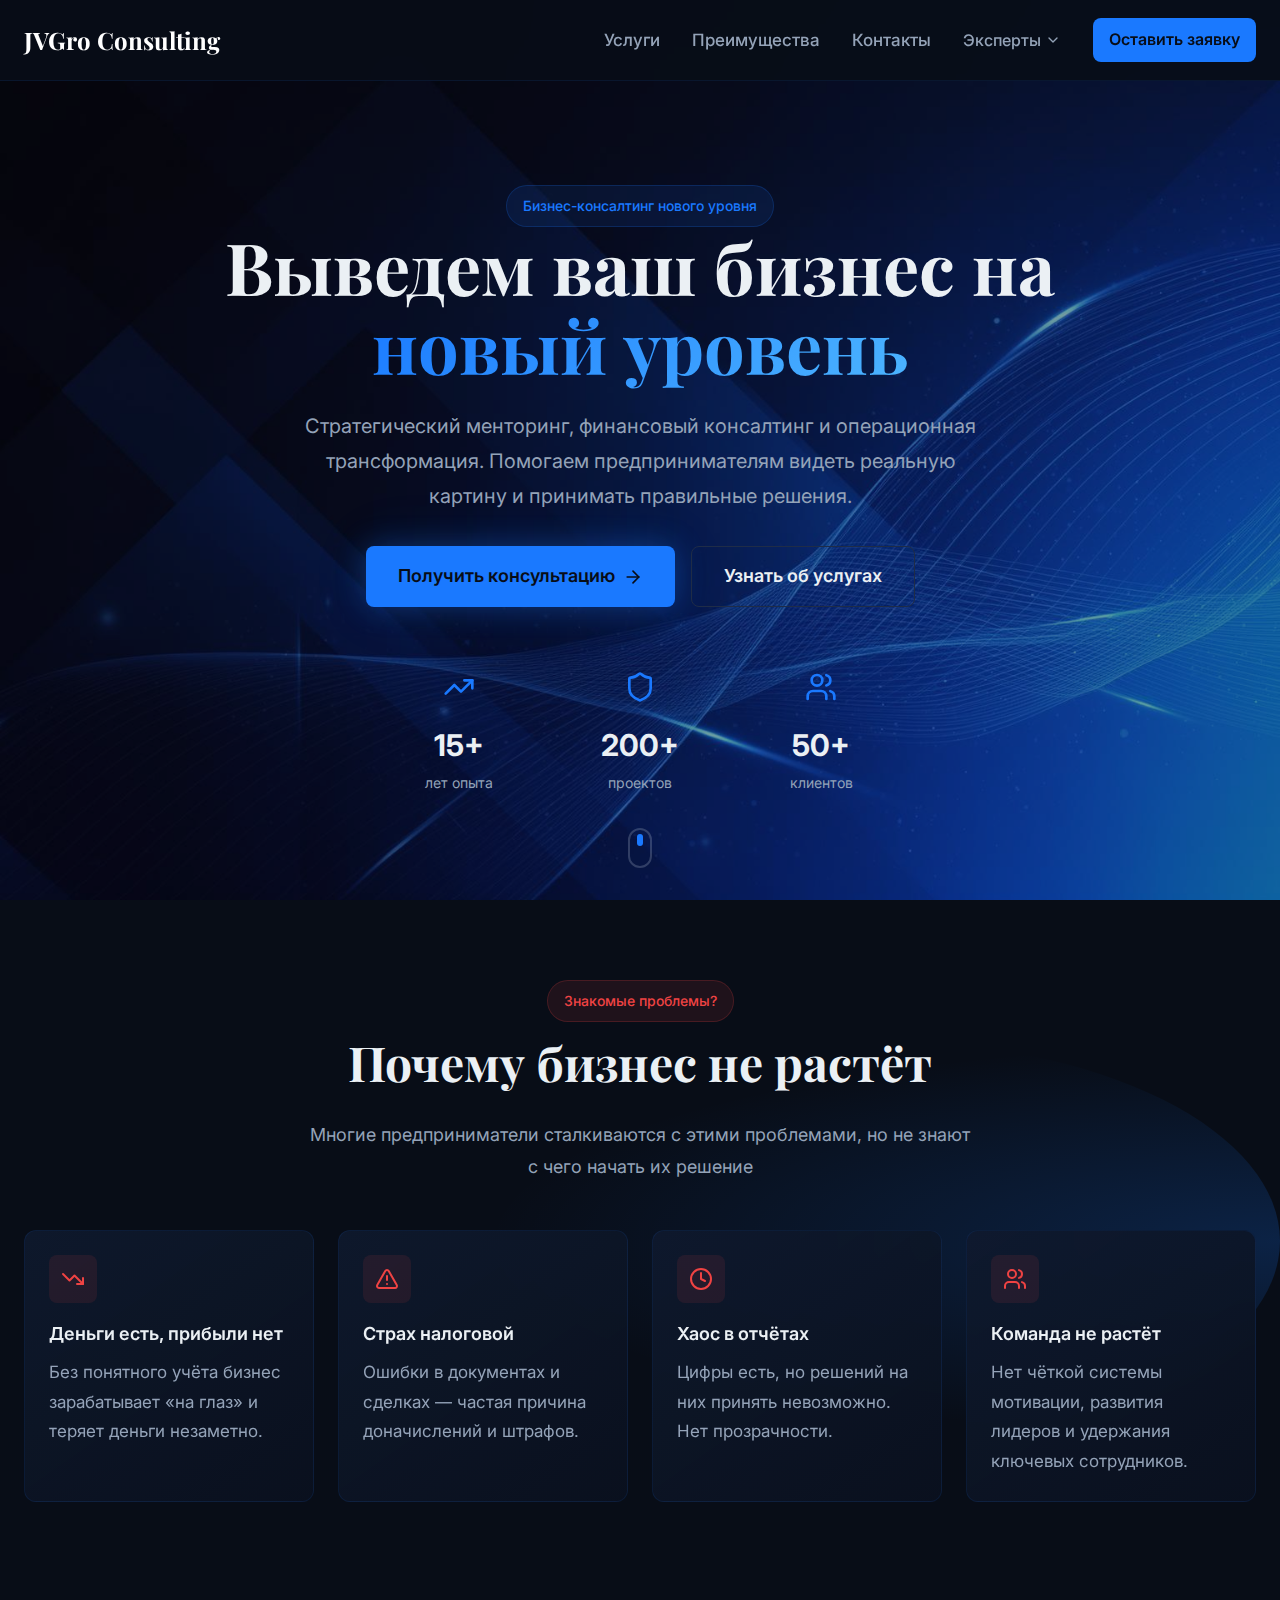
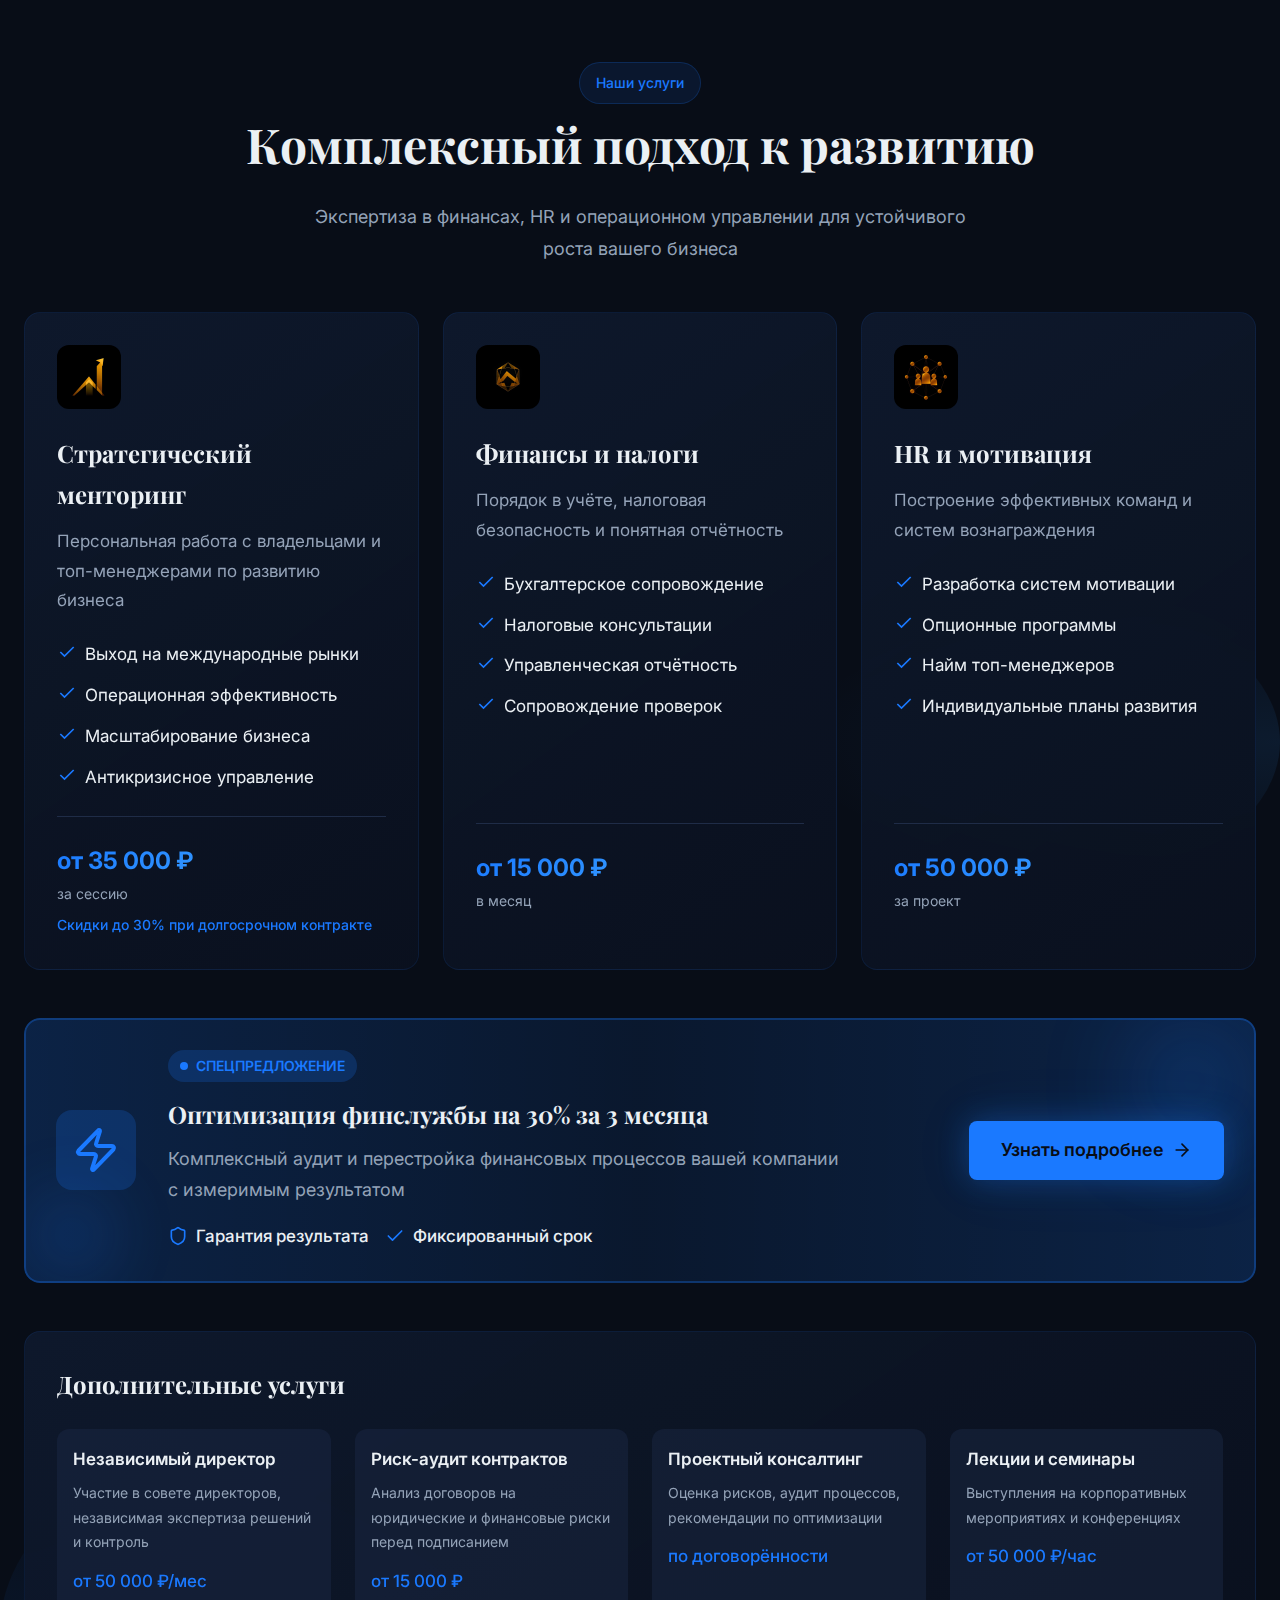
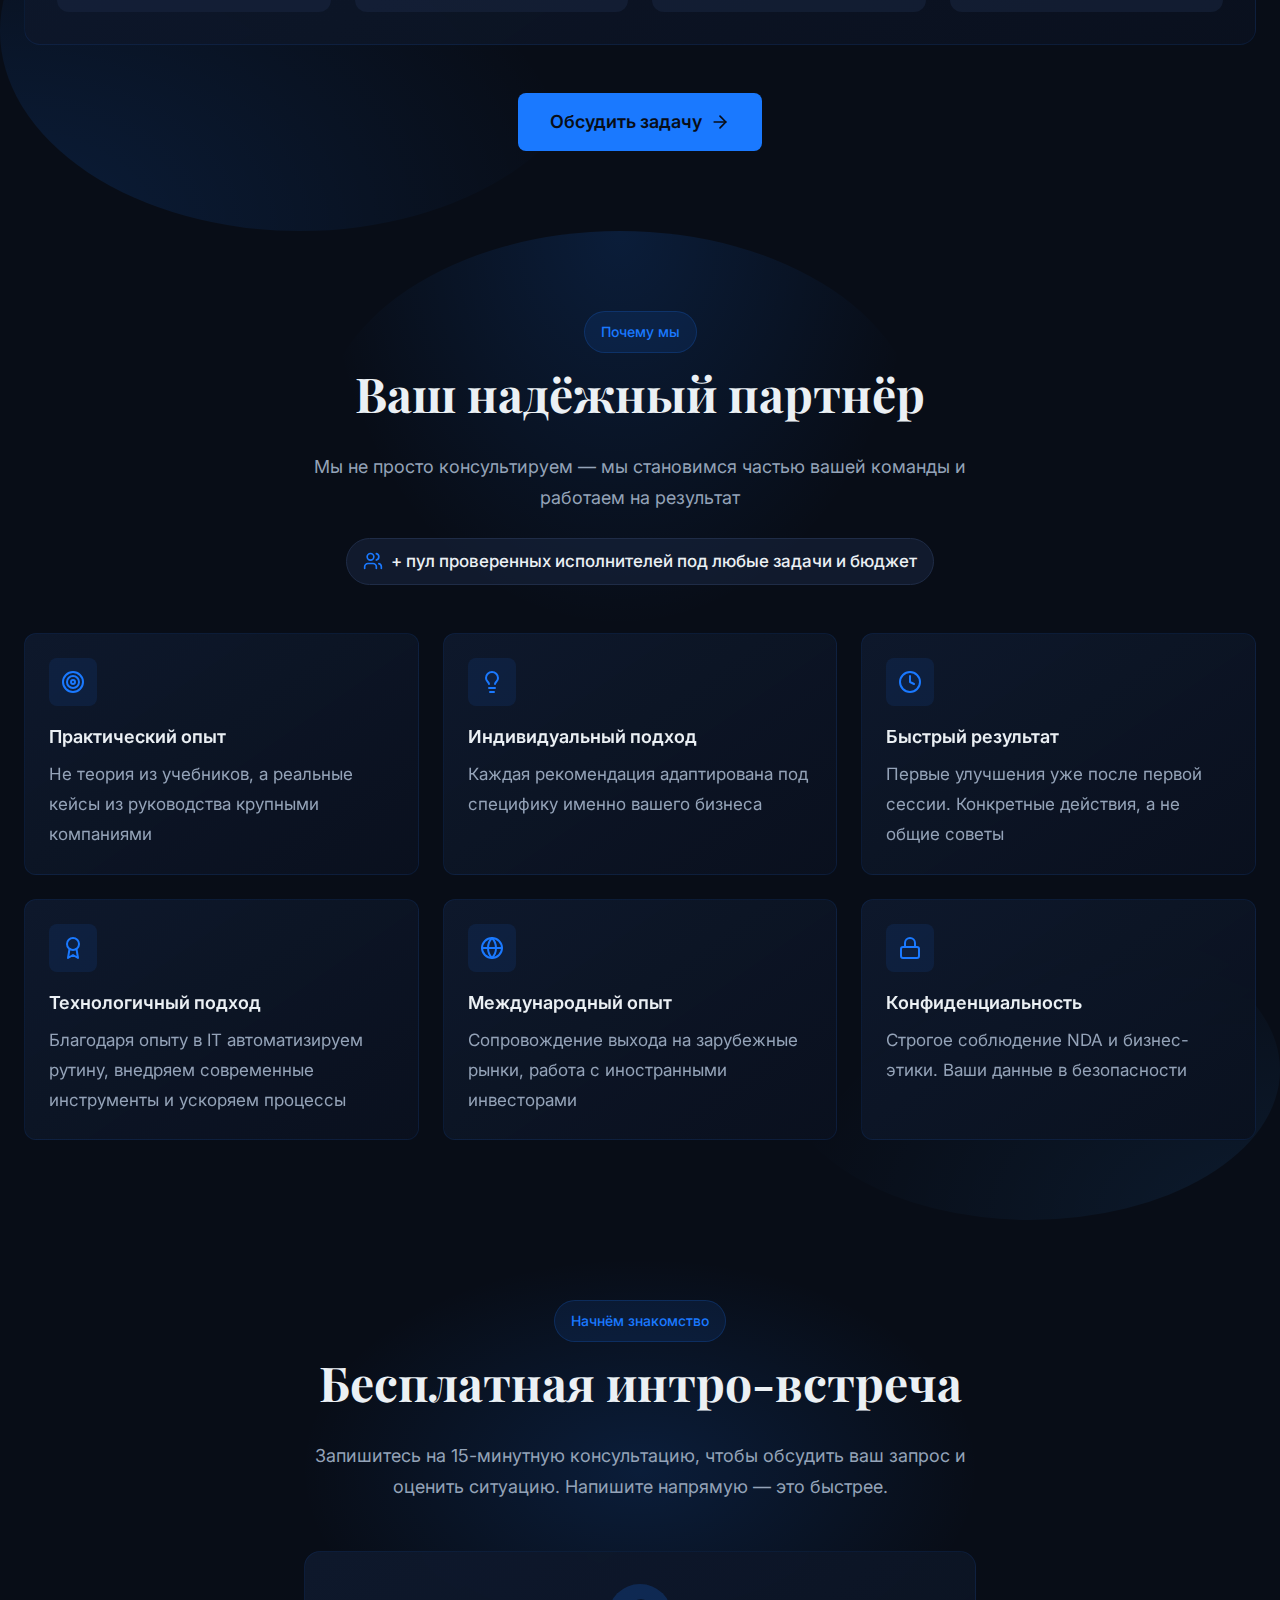
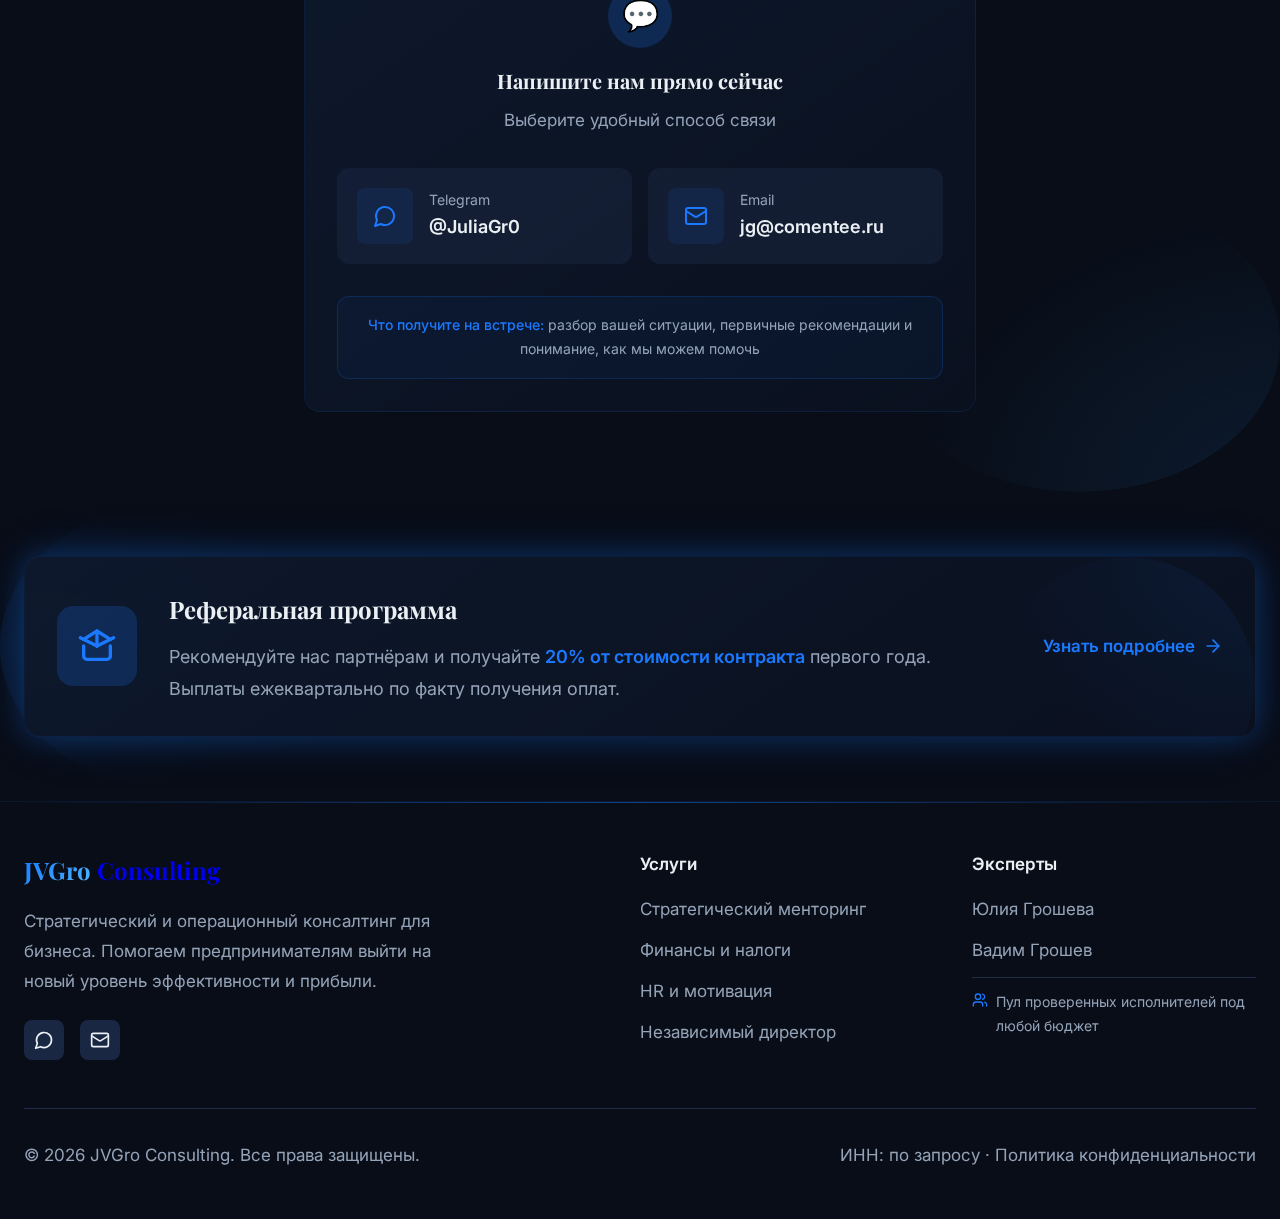
<file: index.html>
<!DOCTYPE html>
<html lang="ru">
<head>
  <meta charset="UTF-8">
  <meta name="viewport" content="width=device-width, initial-scale=1.0">
  <title>JVGro Consulting — Бизнес-консалтинг нового уровня</title>
  <meta name="description" content="Стратегический менторинг, финансовый консалтинг и операционная трансформация. Помогаем предпринимателям выйти на новый уровень эффективности и прибыли.">
  <link rel="icon" href="./assets/favicon.ico">
  <link rel="preconnect" href="https://fonts.googleapis.com">
  <link rel="preconnect" href="https://fonts.gstatic.com" crossorigin>
  <link href="https://fonts.googleapis.com/css2?family=Inter:wght@300;400;500;600;700&family=Playfair+Display:wght@400;500;600;700&display=swap" rel="stylesheet">
  <style>
    *, *::before, *::after { box-sizing: border-box; margin: 0; padding: 0; }
    
    :root {
      --background: hsl(220, 50%, 6%);
      --foreground: hsl(210, 30%, 94%);
      --card: hsl(220, 45%, 11%);
      --card-foreground: hsl(210, 30%, 94%);
      --primary: hsl(215, 100%, 55%);
      --primary-foreground: hsl(220, 50%, 6%);
      --secondary: hsl(220, 40%, 16%);
      --muted: hsl(220, 40%, 14%);
      --muted-foreground: hsl(215, 20%, 65%);
      --accent: hsl(220, 45%, 18%);
      --border: hsl(220, 40%, 20%);
      --destructive: hsl(0, 84%, 60%);
      --radius: 0.5rem;
    }

    html { scroll-behavior: smooth; }
    
    body {
      font-family: 'Inter', sans-serif;
      font-size: 17px;
      line-height: 1.7;
      background: var(--background);
      color: var(--foreground);
      -webkit-font-smoothing: antialiased;
    }

    h1, h2, h3, h4, h5, h6 { font-family: 'Playfair Display', serif; }
    
    p { font-size: 1.0625rem; line-height: 1.75; }

    .container { max-width: 1280px; margin: 0 auto; padding: 0 1.5rem; }

    .gradient-text {
  background: linear-gradient(135deg, hsl(215, 100%, 55%) 0%, hsl(205, 100%, 65%) 100%);
  -webkit-background-clip: text;
  background-clip: text;
  -webkit-text-fill-color: transparent;
}

 .header .logo {
  color: #ffffff;
}

.header .logo .gradient-text {
  background: none;
  -webkit-background-clip: initial;
  background-clip: initial;
  -webkit-text-fill-color: #ffffff;
  color: #ffffff;
}   
    
    .glass-card {
      background: linear-gradient(145deg, hsla(220, 50%, 12%, 0.9) 0%, hsla(220, 50%, 8%, 0.95) 100%);
      backdrop-filter: blur(16px);
      border: 1px solid hsla(215, 100%, 55%, 0.1);
    }

    .glow-effect {
      box-shadow: 0 0 30px hsla(215, 100%, 55%, 0.3), 0 0 60px hsla(215, 100%, 55%, 0.1);
    }

    .hover-lift { transition: all 0.3s ease-out; }
    .hover-lift:hover {
      transform: translateY(-4px);
      box-shadow: 0 8px 40px hsla(220, 50%, 3%, 0.6), 0 0 40px hsla(215, 100%, 55%, 0.15);
    }

    .badge {
      display: inline-block;
      padding: 0.5rem 1rem;
      font-size: 0.875rem;
      font-weight: 500;
      border-radius: 9999px;
      background: hsla(215, 100%, 55%, 0.1);
      color: var(--primary);
      border: 1px solid hsla(215, 100%, 55%, 0.2);
    }

    .badge-destructive {
      background: hsla(0, 84%, 60%, 0.1);
      color: var(--destructive);
      border-color: hsla(0, 84%, 60%, 0.2);
    }

    .btn {
      display: inline-flex;
      align-items: center;
      gap: 0.5rem;
      padding: 0.875rem 2rem;
      font-size: 1.125rem;
      font-weight: 600;
      border-radius: var(--radius);
      text-decoration: none;
      transition: all 0.2s;
      border: none;
      cursor: pointer;
    }

    .btn-primary {
      background: var(--primary);
      color: var(--primary-foreground);
    }
    .btn-primary:hover { background: hsla(215, 100%, 55%, 0.9); }

    .btn-outline {
      background: transparent;
      color: var(--foreground);
      border: 1px solid var(--border);
    }
    .btn-outline:hover { background: var(--accent); }

    .header {
      position: fixed;
      top: 0;
      left: 0;
      right: 0;
      z-index: 50;
      background: hsla(220, 50%, 6%, 0.9);
      backdrop-filter: blur(16px);
      border-bottom: 1px solid hsla(215, 100%, 55%, 0.1);
    }

    .header-inner {
      display: flex;
      align-items: center;
      justify-content: space-between;
      height: 5rem;
    }

    .logo {
      font-size: 1.5rem;
      font-weight: 700;
      text-decoration: none;
      font-family: 'Playfair Display', serif;
    }

    .nav { display: flex; align-items: center; gap: 2rem; }

    .nav-link {
      color: var(--muted-foreground);
      text-decoration: none;
      font-weight: 500;
      transition: color 0.2s;
    }
    .nav-link:hover { color: var(--foreground); }

    .nav-dropdown { position: relative; }

    .nav-dropdown-btn {
      display: flex;
      align-items: center;
      gap: 0.25rem;
      background: none;
      border: none;
      color: var(--muted-foreground);
      font-weight: 500;
      font-size: 1rem;
      cursor: pointer;
      font-family: inherit;
      transition: color 0.2s;
    }
    .nav-dropdown-btn:hover { color: var(--foreground); }

    .nav-dropdown-menu {
      position: absolute;
      top: 100%;
      right: 0;
      margin-top: 0.5rem;
      width: 16rem;
      border-radius: var(--radius);
      overflow: hidden;
      box-shadow: 0 4px 20px hsla(220, 50%, 3%, 0.5);
      opacity: 0;
      visibility: hidden;
      transform: translateY(8px);
      transition: all 0.2s;
    }

    .nav-dropdown.open .nav-dropdown-menu {
      opacity: 1;
      visibility: visible;
      transform: translateY(0);
    }

    .nav-dropdown.open .nav-dropdown-btn svg { transform: rotate(180deg); }

    .nav-dropdown-item {
      display: block;
      padding: 0.75rem 1rem;
      text-decoration: none;
      transition: background 0.2s;
    }
    .nav-dropdown-item:hover { background: var(--accent); }
    .nav-dropdown-item-title { font-weight: 500; color: var(--foreground); }
    .nav-dropdown-item-desc { font-size: 0.875rem; color: var(--muted-foreground); }

    .mobile-menu-btn {
      display: none;
      background: none;
      border: none;
      color: var(--foreground);
      cursor: pointer;
      padding: 0.5rem;
    }

    .mobile-menu {
      display: none;
      background: var(--background);
      border-bottom: 1px solid var(--border);
      padding: 1rem;
    }

    .mobile-menu.open { display: block; }

    .mobile-nav-link {
      display: block;
      padding: 0.75rem 0;
      color: var(--foreground);
      text-decoration: none;
      font-weight: 500;
    }

    .mobile-experts {
      border-top: 1px solid var(--border);
      padding-top: 1rem;
      margin-top: 1rem;
    }

    .mobile-experts-title {
      font-size: 0.875rem;
      color: var(--muted-foreground);
      margin-bottom: 0.5rem;
    }

    @media (max-width: 768px) {
      .nav { display: none; }
      .mobile-menu-btn { display: block; }
      .header-inner { height: 4rem; }
    }

    .hero {
      position: relative;
      min-height: 100vh;
      display: flex;
      align-items: center;
      justify-content: center;
      overflow: hidden;
      padding-top: 5rem;
    }

    .hero-bg {
      position: absolute;
      inset: 0;
      background-size: cover;
      background-position: center;
    }

    .hero-overlay {
      position: absolute;
      inset: 0;
      background: hsla(220, 50%, 6%, 0.4);
    }

    .hero-content {
      position: relative;
      z-index: 10;
      text-align: center;
      max-width: 56rem;
      margin: 0 auto;
      padding: 3rem 1.5rem;
    }

    .hero h1 {
      font-size: clamp(2.5rem, 6vw, 4.5rem);
      font-weight: 700;
      line-height: 1.1;
      margin-bottom: 1.5rem;
    }

    .hero-desc {
      font-size: 1.25rem;
      color: var(--muted-foreground);
      max-width: 42rem;
      margin: 0 auto 2rem;
    }

    .hero-buttons {
      display: flex;
      flex-wrap: wrap;
      gap: 1rem;
      justify-content: center;
      margin-bottom: 4rem;
    }

    .hero-stats {
      display: grid;
      grid-template-columns: repeat(3, 1fr);
      gap: 2rem;
      max-width: 32rem;
      margin: 0 auto;
    }

    .hero-stat { text-align: center; }
    .hero-stat-icon { margin: 0 auto 0.5rem; color: var(--primary); }
    .hero-stat-value { font-size: 1.875rem; font-weight: 700; }
    .hero-stat-label { font-size: 0.875rem; color: var(--muted-foreground); }

    .scroll-indicator {
      position: absolute;
      bottom: 2rem;
      left: 50%;
      transform: translateX(-50%);
    }

    .scroll-indicator-inner {
      width: 1.5rem;
      height: 2.5rem;
      border: 2px solid hsla(215, 20%, 65%, 0.3);
      border-radius: 9999px;
      display: flex;
      justify-content: center;
      padding-top: 0.25rem;
    }

    .scroll-indicator-dot {
      width: 0.375rem;
      height: 0.75rem;
      background: var(--primary);
      border-radius: 9999px;
      animation: scrollBounce 1.5s infinite;
    }

    @keyframes scrollBounce {
      0%, 100% { transform: translateY(0); }
      50% { transform: translateY(8px); }
    }

    .section {
      position: relative;
      padding: 5rem 0;
      overflow: hidden;
    }

    .section-header {
      text-align: center;
      margin-bottom: 3rem;
    }

    .section-title {
      font-size: clamp(1.875rem, 4vw, 3rem);
      font-weight: 700;
      margin-bottom: 1rem;
    }

    .section-desc {
      color: var(--muted-foreground);
      font-size: 1.125rem;
      max-width: 42rem;
      margin: 0 auto;
    }

    .glow-bg {
      position: absolute;
      border-radius: 50%;
      pointer-events: none;
    }

    .problems-grid {
      display: grid;
      grid-template-columns: repeat(auto-fit, minmax(280px, 1fr));
      gap: 1.5rem;
    }

    .problem-card {
      padding: 1.5rem;
      border-radius: 0.75rem;
    }

    .problem-icon {
      width: 3rem;
      height: 3rem;
      border-radius: 0.5rem;
      background: hsla(0, 84%, 60%, 0.1);
      display: flex;
      align-items: center;
      justify-content: center;
      margin-bottom: 1rem;
      color: var(--destructive);
    }

    .problem-title {
      font-size: 1.125rem;
      font-weight: 600;
      margin-bottom: 0.5rem;
      font-family: 'Inter', sans-serif;
    }

    .problem-desc { color: var(--muted-foreground); }

    .services-grid {
      display: grid;
      grid-template-columns: repeat(auto-fit, minmax(360px, 1fr));
      gap: 1.5rem;
      margin-bottom: 3rem;
    }

    .service-card {
      padding: 2rem;
      border-radius: 1rem;
      display: flex;
      flex-direction: column;
    }

    .service-top {
  flex: 1;
}
    
    .service-icon {
      width: 4rem;
      height: 4rem;
      border-radius: 0.75rem;
      overflow: hidden;
      margin-bottom: 1.5rem;
    }

    .service-icon img {
      width: 100%;
      height: 100%;
      object-fit: cover;
    }

   .service-title {
  font-size: 1.5rem;
  font-weight: 700;
  margin-bottom: 0.75rem;
  }
  
    .service-desc {
  color: var(--muted-foreground);
  margin-bottom: 1.5rem;
  }
   
    .service-pricing {
  margin-top: auto;
}
    
    .service-features {
      list-style: none;
      margin-bottom: 1.5rem;
      flex-grow: 1;
    }

    .service-feature {
      display: flex;
      align-items: flex-start;
      gap: 0.5rem;
      margin-bottom: 0.75rem;
    }

    .service-feature svg {
      flex-shrink: 0;
      margin-top: 0.125rem;
      color: var(--primary);
    }

    .service-pricing {
      border-top: 1px solid var(--border);
      padding-top: 1.5rem;
    }

    .service-price {
      font-size: 1.5rem;
      font-weight: 700;
    }

    .service-price-note {
      font-size: 0.875rem;
      color: var(--muted-foreground);
    }

   .service-discount {
  margin-top: 0.5rem;
  font-size: 0.875rem;
  font-weight: 500;
  color: var(--primary);
  min-height: 1.2em;      /* ← КЛЮЧЕВО */
}

    .special-offer {
      position: relative;
      border-radius: 1rem;
      overflow: hidden;
      margin-bottom: 3rem;
      width: 100%;
    }

    .special-offer-bg {
      position: absolute;
      inset: 0;
      background: linear-gradient(90deg, hsla(215, 100%, 55%, 0.2), hsla(215, 100%, 55%, 0.1), hsla(215, 100%, 55%, 0.2));
    }

    .special-offer-border {
      position: absolute;
      inset: 0;
      border: 2px solid hsla(215, 100%, 55%, 0.3);
      border-radius: 1rem;
    }

    .special-offer-inner {
      position: relative;
      padding: 2rem;
      display: flex;
      flex-wrap: wrap;
      align-items: center;
      gap: 2rem;
    }

    .special-offer-icon {
      width: 5rem;
      height: 5rem;
      border-radius: 1rem;
      background: hsla(215, 100%, 55%, 0.2);
      display: flex;
      align-items: center;
      justify-content: center;
      flex-shrink: 0;
      color: var(--primary);
      animation: pulse 2s infinite;
    }

    @keyframes pulse {
      0%, 100% { opacity: 1; }
      50% { opacity: 0.7; }
    }

    .special-offer-content { flex: 1; min-width: 280px; }

    .special-offer-badge {
      display: inline-flex;
      align-items: center;
      gap: 0.5rem;
      padding: 0.25rem 0.75rem;
      border-radius: 9999px;
      background: hsla(215, 100%, 55%, 0.2);
      color: var(--primary);
      font-size: 0.875rem;
      font-weight: 600;
      margin-bottom: 0.75rem;
    }

    .special-offer-badge-dot {
      width: 0.5rem;
      height: 0.5rem;
      border-radius: 50%;
      background: var(--primary);
      animation: pulse 2s infinite;
    }

    .special-offer-title {
      font-size: 1.5rem;
      font-weight: 700;
      margin-bottom: 0.5rem;
    }

    .special-offer-desc {
      color: var(--muted-foreground);
      font-size: 1.125rem;
      margin-bottom: 1rem;
      max-width: 42rem;
    }

    .special-offer-features {
      display: flex;
      flex-wrap: wrap;
      gap: 1rem;
    }

    .special-offer-feature {
      display: flex;
      align-items: center;
      gap: 0.5rem;
      font-weight: 500;
    }

    .special-offer-feature svg { color: var(--primary); }

    .additional-services {
      padding: 2rem;
      border-radius: 1rem;
    }

    .additional-services-title {
      font-size: 1.5rem;
      font-weight: 700;
      margin-bottom: 1.5rem;
    }

    .additional-grid {
      display: grid;
      grid-template-columns: repeat(auto-fit, minmax(240px, 1fr));
      gap: 1.5rem;
    }

    .additional-item {
      padding: 1rem;
      border-radius: 0.75rem;
      background: hsla(220, 45%, 18%, 0.5);
      transition: background 0.2s;
      text-decoration: none;
      display: block;
    }

    .additional-item:hover { background: var(--accent); }

    .additional-item-title {
      font-weight: 600;
      margin-bottom: 0.5rem;
      color: var(--foreground);
      font-family: 'Inter', sans-serif;
    }

    .additional-item-desc {
      font-size: 0.875rem;
      color: var(--muted-foreground);
      margin-bottom: 0.75rem;
    }

    .additional-item-price {
      color: var(--primary);
      font-weight: 500;
    }

    .benefits-pool {
      display: inline-flex;
      align-items: center;
      gap: 0.5rem;
      padding: 0.5rem 1rem;
      border-radius: 9999px;
      background: hsla(220, 45%, 18%, 0.5);
      border: 1px solid var(--border);
      margin-top: 1.5rem;
    }

    .benefits-pool svg { color: var(--primary); }
    .benefits-pool span { font-weight: 500; }

    .benefits-grid {
      display: grid;
      grid-template-columns: repeat(auto-fit, minmax(300px, 1fr));
      gap: 1.5rem;
    }

    .benefit-card {
      padding: 1.5rem;
      border-radius: 0.75rem;
    }

    .benefit-icon {
      width: 3rem;
      height: 3rem;
      border-radius: 0.5rem;
      background: hsla(215, 100%, 55%, 0.1);
      display: flex;
      align-items: center;
      justify-content: center;
      margin-bottom: 1rem;
      color: var(--primary);
      transition: background 0.2s;
    }

    .benefit-card:hover .benefit-icon {
      background: hsla(215, 100%, 55%, 0.2);
    }

    .benefit-title {
      font-size: 1.125rem;
      font-weight: 600;
      margin-bottom: 0.5rem;
      font-family: 'Inter', sans-serif;
    }

    .benefit-desc { color: var(--muted-foreground); }

    .contact-card {
      max-width: 42rem;
      margin: 0 auto;
      padding: 2rem;
      border-radius: 1rem;
      text-align: center;
    }

    .contact-icon {
      width: 4rem;
      height: 4rem;
      border-radius: 50%;
      background: hsla(215, 100%, 55%, 0.2);
      display: flex;
      align-items: center;
      justify-content: center;
      margin: 0 auto 1rem;
      font-size: 1.875rem;
    }

    .contact-title {
      font-size: 1.25rem;
      font-weight: 700;
      margin-bottom: 0.5rem;
    }

    .contact-subtitle {
      color: var(--muted-foreground);
      margin-bottom: 2rem;
    }

    .contact-buttons {
      display: grid;
      grid-template-columns: repeat(auto-fit, minmax(200px, 1fr));
      gap: 1rem;
      margin-bottom: 2rem;
    }

    .contact-btn {
      display: flex;
      align-items: center;
      gap: 1rem;
      padding: 1.25rem;
      border-radius: 0.75rem;
      background: hsla(220, 45%, 18%, 0.5);
      text-decoration: none;
      transition: background 0.2s;
    }

    .contact-btn:hover { background: var(--accent); }

    .contact-btn-icon {
      width: 3.5rem;
      height: 3.5rem;
      border-radius: 0.5rem;
      background: hsla(215, 100%, 55%, 0.1);
      display: flex;
      align-items: center;
      justify-content: center;
      color: var(--primary);
      transition: background 0.2s;
    }

    .contact-btn:hover .contact-btn-icon {
      background: hsla(215, 100%, 55%, 0.2);
    }

    .contact-btn-label {
      font-size: 0.875rem;
      color: var(--muted-foreground);
    }

    .contact-btn-value {
      font-weight: 600;
      font-size: 1.125rem;
      color: var(--foreground);
    }

    .contact-note {
      padding: 1rem;
      border-radius: 0.75rem;
      background: hsla(215, 100%, 55%, 0.05);
      border: 1px solid hsla(215, 100%, 55%, 0.2);
    }

    .contact-note p {
      font-size: 0.875rem;
      color: var(--muted-foreground);
    }

    .contact-note span { color: var(--primary); font-weight: 500; }

    .referral {
      padding: 2rem;
      border-radius: 1rem;
      position: relative;
      overflow: hidden;
    }

    .referral-inner {
      position: relative;
      z-index: 10;
      display: flex;
      flex-wrap: wrap;
      align-items: center;
      gap: 2rem;
    }

    .referral-icon {
      width: 5rem;
      height: 5rem;
      border-radius: 1rem;
      background: hsla(215, 100%, 55%, 0.2);
      display: flex;
      align-items: center;
      justify-content: center;
      flex-shrink: 0;
      color: var(--primary);
    }

    .referral-content { flex: 1; min-width: 280px; }

    .referral-title {
      font-size: 1.5rem;
      font-weight: 700;
      margin-bottom: 0.75rem;
    }

    .referral-desc {
      color: var(--muted-foreground);
      font-size: 1.125rem;
    }

    .referral-desc span {
      color: var(--primary);
      font-weight: 600;
    }

    .referral-link {
      display: flex;
      align-items: center;
      gap: 0.5rem;
      color: var(--primary);
      text-decoration: none;
      font-weight: 600;
      white-space: nowrap;
      transition: color 0.2s;
    }

    .referral-link:hover { color: hsla(215, 100%, 55%, 0.8); }

    .footer {
      position: relative;
      border-top: 1px solid hsla(215, 100%, 55%, 0.1);
      padding: 3rem 0;
    }

    .footer-glow {
      position: absolute;
      top: 0;
      left: 0;
      right: 0;
      height: 1px;
      background: linear-gradient(90deg, transparent, hsla(215, 100%, 55%, 0.5), transparent);
    }

    .footer-grid {
      display: grid;
      grid-template-columns: 2fr 1fr 1fr;
      gap: 3rem;
      margin-bottom: 3rem;
    }

    @media (max-width: 768px) {
      .footer-grid { grid-template-columns: 1fr; }
    }

    .footer-brand-desc {
      color: var(--muted-foreground);
      max-width: 28rem;
      margin-bottom: 1.5rem;
    }

    .footer-social {
      display: flex;
      gap: 1rem;
    }

    .footer-social-link {
      width: 2.5rem;
      height: 2.5rem;
      border-radius: 0.5rem;
      background: var(--accent);
      display: flex;
      align-items: center;
      justify-content: center;
      color: var(--foreground);
      transition: background 0.2s;
    }

    .footer-social-link:hover { background: hsla(220, 45%, 18%, 0.8); }

    .footer-title {
      font-weight: 600;
      margin-bottom: 1rem;
      font-family: 'Inter', sans-serif;
    }

    .footer-links { list-style: none; }

    .footer-links li { margin-bottom: 0.75rem; }

    .footer-links a {
      color: var(--muted-foreground);
      text-decoration: none;
      transition: color 0.2s;
    }

    .footer-links a:hover { color: var(--foreground); }

    .footer-pool {
      display: flex;
      align-items: flex-start;
      gap: 0.5rem;
      padding-top: 0.75rem;
      margin-top: 0.75rem;
      border-top: 1px solid var(--border);
      color: var(--muted-foreground);
      font-size: 0.875rem;
    }

    .footer-pool svg {
      flex-shrink: 0;
      margin-top: 0.125rem;
      color: var(--primary);
    }

    .footer-bottom {
      border-top: 1px solid var(--border);
      padding-top: 2rem;
      display: flex;
      flex-wrap: wrap;
      justify-content: space-between;
      gap: 1rem;
      font-size: 0.875rem;
      color: var(--muted-foreground);
    }

    .text-center { text-align: center; }

    @media (max-width: 640px) {
      .hero-buttons { flex-direction: column; }
      .special-offer-inner { flex-direction: column; text-align: center; }
      .special-offer-features { justify-content: center; }
      .referral-inner { flex-direction: column; text-align: center; }
    }
  </style>
</head>
<body>
  <header class="header">
    <div class="container">
      <div class="header-inner">
        <a href="#" class="logo">
          <span class="gradient-text">JVGro</span>
          <span> Consulting</span>
        </a>

        <nav class="nav">
          <a href="#services" class="nav-link">Услуги</a>
          <a href="#benefits" class="nav-link">Преимущества</a>
          <a href="#contacts" class="nav-link">Контакты</a>
          
          <div class="nav-dropdown" id="expertsDropdown">
            <button class="nav-dropdown-btn" onclick="toggleExperts()">
              Эксперты
              <svg width="16" height="16" viewBox="0 0 24 24" fill="none" stroke="currentColor" stroke-width="2" stroke-linecap="round" stroke-linejoin="round" style="transition: transform 0.2s;"><polyline points="6,9 12,15 18,9"></polyline></svg>
            </button>
            <div class="nav-dropdown-menu glass-card">
              <a href="https://julia-grosheva.ru" target="_blank" rel="noopener noreferrer" class="nav-dropdown-item">
                <div class="nav-dropdown-item-title">Юлия Грошева</div>
                <div class="nav-dropdown-item-desc">Стратегический менторинг</div>
              </a>
              <a href="https://jvgro.ru/vadim/" target="_blank" rel="noopener noreferrer" class="nav-dropdown-item">
                <div class="nav-dropdown-item-title">Вадим Грошев</div>
                <div class="nav-dropdown-item-desc">Налоговый консультант</div>
              </a>
            </div>
          </div>

          <a href="#contacts" class="btn btn-primary" style="padding: 0.5rem 1rem; font-size: 1rem;">Оставить заявку</a>
        </nav>

        <button class="mobile-menu-btn" onclick="toggleMobileMenu()">
          <svg id="menuIcon" width="24" height="24" viewBox="0 0 24 24" fill="none" stroke="currentColor" stroke-width="2" stroke-linecap="round" stroke-linejoin="round"><line x1="4" x2="20" y1="12" y2="12"></line><line x1="4" x2="20" y1="6" y2="6"></line><line x1="4" x2="20" y1="18" y2="18"></line></svg>
          <svg id="closeIcon" width="24" height="24" viewBox="0 0 24 24" fill="none" stroke="currentColor" stroke-width="2" stroke-linecap="round" stroke-linejoin="round" style="display: none;"><path d="M18 6 6 18"></path><path d="m6 6 12 12"></path></svg>
        </button>
      </div>
    </div>

    <div class="mobile-menu" id="mobileMenu">
      <nav class="container">
        <a href="#services" class="mobile-nav-link" onclick="toggleMobileMenu()">Услуги</a>
        <a href="#benefits" class="mobile-nav-link" onclick="toggleMobileMenu()">Преимущества</a>
        <a href="#contacts" class="mobile-nav-link" onclick="toggleMobileMenu()">Контакты</a>
        
        <div class="mobile-experts">
          <div class="mobile-experts-title">Эксперты</div>
          <a href="https://julia-grosheva.ru" target="_blank" rel="noopener noreferrer" class="mobile-nav-link">
            <div style="font-weight: 500;">Юлия Грошева</div>
            <div style="font-size: 0.875rem; color: var(--muted-foreground);">Стратегический менторинг</div>
          </a>
          <a href="https://jvgro.ru/vadim/" target="_blank" rel="noopener noreferrer" class="mobile-nav-link">
            <div style="font-weight: 500;">Вадим Грошев</div>
            <div style="font-size: 0.875rem; color: var(--muted-foreground);">Налоговый консультант</div>
          </a>
        </div>

        <a href="#contacts" class="btn btn-primary" style="width: 100%; justify-content: center; margin-top: 1rem;" onclick="toggleMobileMenu()">Оставить заявку</a>
      </nav>
    </div>
  </header>

  <main>
    <section class="hero">
      <div class="hero-bg" style="background-image: url('./assets/hero-abstract.jpg');">
        <div class="hero-overlay"></div>
      </div>
      
      <div class="container hero-content">
        <span class="badge">Бизнес-консалтинг нового уровня</span>
        
        <h1>
          Выведем ваш бизнес на <span class="gradient-text">новый уровень</span>
        </h1>
        
        <p class="hero-desc">
          Стратегический менторинг, финансовый консалтинг и операционная трансформация. 
          Помогаем предпринимателям видеть реальную картину и принимать правильные решения.
        </p>
        
        <div class="hero-buttons">
          <a href="#contacts" class="btn btn-primary glow-effect">
            Получить консультацию
            <svg width="20" height="20" viewBox="0 0 24 24" fill="none" stroke="currentColor" stroke-width="2" stroke-linecap="round" stroke-linejoin="round"><path d="M5 12h14"></path><path d="m12 5 7 7-7 7"></path></svg>
          </a>
          <a href="#services" class="btn btn-outline">Узнать об услугах</a>
        </div>
        
        <div class="hero-stats">
          <div class="hero-stat">
            <svg class="hero-stat-icon" width="32" height="32" viewBox="0 0 24 24" fill="none" stroke="currentColor" stroke-width="2" stroke-linecap="round" stroke-linejoin="round"><polyline points="22 7 13.5 15.5 8.5 10.5 2 17"></polyline><polyline points="16 7 22 7 22 13"></polyline></svg>
            <div class="hero-stat-value">15+</div>
            <div class="hero-stat-label">лет опыта</div>
          </div>
          <div class="hero-stat">
            <svg class="hero-stat-icon" width="32" height="32" viewBox="0 0 24 24" fill="none" stroke="currentColor" stroke-width="2" stroke-linecap="round" stroke-linejoin="round"><path d="M20 13c0 5-3.5 7.5-7.66 8.95a1 1 0 0 1-.67-.01C7.5 20.5 4 18 4 13V6a1 1 0 0 1 1-1c2 0 4.5-1.2 6.24-2.72a1.17 1.17 0 0 1 1.52 0C14.51 3.81 17 5 19 5a1 1 0 0 1 1 1z"></path></svg>
            <div class="hero-stat-value">200+</div>
            <div class="hero-stat-label">проектов</div>
          </div>
          <div class="hero-stat">
            <svg class="hero-stat-icon" width="32" height="32" viewBox="0 0 24 24" fill="none" stroke="currentColor" stroke-width="2" stroke-linecap="round" stroke-linejoin="round"><path d="M16 21v-2a4 4 0 0 0-4-4H6a4 4 0 0 0-4 4v2"></path><circle cx="9" cy="7" r="4"></circle><path d="M22 21v-2a4 4 0 0 0-3-3.87"></path><path d="M16 3.13a4 4 0 0 1 0 7.75"></path></svg>
            <div class="hero-stat-value">50+</div>
            <div class="hero-stat-label">клиентов</div>
          </div>
        </div>
      </div>
      
      <div class="scroll-indicator">
        <div class="scroll-indicator-inner">
          <div class="scroll-indicator-dot"></div>
        </div>
      </div>
    </section>

    <section class="section">
      <div class="glow-bg" style="top: 50%; right: 0; width: 800px; height: 400px; transform: translateY(-50%); opacity: 0.2; background: radial-gradient(ellipse at right, hsl(215, 100%, 55%) 0%, transparent 70%);"></div>
      
      <div class="container" style="position: relative; z-index: 10;">
        <div class="section-header">
          <span class="badge badge-destructive">Знакомые проблемы?</span>
          <h2 class="section-title">Почему бизнес не растёт</h2>
          <p class="section-desc">Многие предприниматели сталкиваются с этими проблемами, но не знают с чего начать их решение</p>
        </div>
        
        <div class="problems-grid">
          <div class="glass-card problem-card hover-lift">
            <div class="problem-icon">
              <svg width="24" height="24" viewBox="0 0 24 24" fill="none" stroke="currentColor" stroke-width="2" stroke-linecap="round" stroke-linejoin="round"><polyline points="22 17 13.5 8.5 8.5 13.5 2 7"></polyline><polyline points="16 17 22 17 22 11"></polyline></svg>
            </div>
            <h3 class="problem-title">Деньги есть, прибыли нет</h3>
            <p class="problem-desc">Без понятного учёта бизнес зарабатывает «на глаз» и теряет деньги незаметно.</p>
          </div>
          
          <div class="glass-card problem-card hover-lift">
            <div class="problem-icon">
              <svg width="24" height="24" viewBox="0 0 24 24" fill="none" stroke="currentColor" stroke-width="2" stroke-linecap="round" stroke-linejoin="round"><path d="m21.73 18-8-14a2 2 0 0 0-3.48 0l-8 14A2 2 0 0 0 4 21h16a2 2 0 0 0 1.73-3"></path><path d="M12 9v4"></path><path d="M12 17h.01"></path></svg>
            </div>
            <h3 class="problem-title">Страх налоговой</h3>
            <p class="problem-desc">Ошибки в документах и сделках — частая причина доначислений и штрафов.</p>
          </div>
          
          <div class="glass-card problem-card hover-lift">
            <div class="problem-icon">
              <svg width="24" height="24" viewBox="0 0 24 24" fill="none" stroke="currentColor" stroke-width="2" stroke-linecap="round" stroke-linejoin="round"><circle cx="12" cy="12" r="10"></circle><polyline points="12 6 12 12 16 14"></polyline></svg>
            </div>
            <h3 class="problem-title">Хаос в отчётах</h3>
            <p class="problem-desc">Цифры есть, но решений на них принять невозможно. Нет прозрачности.</p>
          </div>
          
          <div class="glass-card problem-card hover-lift">
            <div class="problem-icon">
              <svg width="24" height="24" viewBox="0 0 24 24" fill="none" stroke="currentColor" stroke-width="2" stroke-linecap="round" stroke-linejoin="round"><path d="M16 21v-2a4 4 0 0 0-4-4H6a4 4 0 0 0-4 4v2"></path><circle cx="9" cy="7" r="4"></circle><path d="M22 21v-2a4 4 0 0 0-3-3.87"></path><path d="M16 3.13a4 4 0 0 1 0 7.75"></path></svg>
            </div>
            <h3 class="problem-title">Команда не растёт</h3>
            <p class="problem-desc">Нет чёткой системы мотивации, развития лидеров и удержания ключевых сотрудников.</p>
          </div>
        </div>
      </div>
    </section>

    <section id="services" class="section">
      <div class="glow-bg" style="bottom: 0; left: 0; width: 600px; height: 400px; opacity: 0.15; background: radial-gradient(ellipse at bottom left, hsl(215, 100%, 55%) 0%, transparent 70%);"></div>
      <div class="glow-bg" style="top: 33%; right: 0; width: 500px; height: 300px; opacity: 0.1; background: radial-gradient(ellipse at right, hsl(210, 100%, 60%) 0%, transparent 70%);"></div>
      
      <div class="container" style="position: relative; z-index: 10;">
        <div class="section-header">
          <span class="badge">Наши услуги</span>
          <h2 class="section-title">Комплексный подход к развитию</h2>
          <p class="section-desc">Экспертиза в финансах, HR и операционном управлении для устойчивого роста вашего бизнеса</p>
        </div>
        
 <div class="services-grid">

  <!-- CARD 1 -->
  <div class="glass-card service-card hover-lift">
    <div class="service-top">
      <div class="service-icon">
        <img src="./assets/icon-mentoring.jpg" alt="Стратегический менторинг">
      </div>

      <div class="service-head">
        <h3 class="service-title">Стратегический менторинг</h3>
        <p class="service-desc">
          Персональная работа с владельцами и топ-менеджерами по развитию бизнеса
        </p>
      </div>

      <ul class="service-features">
        <li class="service-feature">
          <svg width="20" height="20" viewBox="0 0 24 24" fill="none" stroke="currentColor" stroke-width="2"><path d="M20 6 9 17l-5-5"></path></svg>
          <span>Выход на международные рынки</span>
        </li>
        <li class="service-feature">
          <svg width="20" height="20" viewBox="0 0 24 24" fill="none" stroke="currentColor" stroke-width="2"><path d="M20 6 9 17l-5-5"></path></svg>
          <span>Операционная эффективность</span>
        </li>
        <li class="service-feature">
          <svg width="20" height="20" viewBox="0 0 24 24" fill="none" stroke="currentColor" stroke-width="2"><path d="M20 6 9 17l-5-5"></path></svg>
          <span>Масштабирование бизнеса</span>
        </li>
        <li class="service-feature">
          <svg width="20" height="20" viewBox="0 0 24 24" fill="none" stroke="currentColor" stroke-width="2"><path d="M20 6 9 17l-5-5"></path></svg>
          <span>Антикризисное управление</span>
        </li>
      </ul>
    </div>

    <div class="service-pricing">
      <div class="service-price gradient-text">от 35 000 ₽</div>
      <div class="service-price-note">за сессию</div>
      <div class="service-discount">Скидки до 30% при долгосрочном контракте</div>
    </div>
  </div>

  <!-- CARD 2 -->
  <div class="glass-card service-card hover-lift">
    <div class="service-top">
      <div class="service-icon">
        <img src="./assets/icon-finance.jpg" alt="Финансы и налоги">
      </div>

      <div class="service-head">
        <h3 class="service-title">Финансы и налоги</h3>
        <p class="service-desc">
          Порядок в учёте, налоговая безопасность и понятная отчётность
        </p>
      </div>

      <ul class="service-features">
        <li class="service-feature">
          <svg width="20" height="20" viewBox="0 0 24 24" fill="none" stroke="currentColor" stroke-width="2"><path d="M20 6 9 17l-5-5"></path></svg>
          <span>Бухгалтерское сопровождение</span>
        </li>
        <li class="service-feature">
          <svg width="20" height="20" viewBox="0 0 24 24" fill="none" stroke="currentColor" stroke-width="2"><path d="M20 6 9 17l-5-5"></path></svg>
          <span>Налоговые консультации</span>
        </li>
        <li class="service-feature">
          <svg width="20" height="20" viewBox="0 0 24 24" fill="none" stroke="currentColor" stroke-width="2"><path d="M20 6 9 17l-5-5"></path></svg>
          <span>Управленческая отчётность</span>
        </li>
        <li class="service-feature">
          <svg width="20" height="20" viewBox="0 0 24 24" fill="none" stroke="currentColor" stroke-width="2"><path d="M20 6 9 17l-5-5"></path></svg>
          <span>Сопровождение проверок</span>
        </li>
      </ul>
    </div>

    <div class="service-pricing">
      <div class="service-price gradient-text">от 15 000 ₽</div>
      <div class="service-price-note">в месяц</div>
      <div class="service-discount"></div>
    </div>
  </div>

  <!-- CARD 3 -->
  <div class="glass-card service-card hover-lift">
    <div class="service-top">
      <div class="service-icon">
        <img src="./assets/icon-hr.jpg" alt="HR и мотивация">
      </div>

      <div class="service-head">
        <h3 class="service-title">HR и мотивация</h3>
        <p class="service-desc">
          Построение эффективных команд и систем вознаграждения
        </p>
      </div>

      <ul class="service-features">
        <li class="service-feature">
          <svg width="20" height="20" viewBox="0 0 24 24" fill="none" stroke="currentColor" stroke-width="2">
            <path d="M20 6 9 17l-5-5"></path>
          </svg>
          <span>Разработка систем мотивации</span>
        </li>

        <li class="service-feature">
          <svg width="20" height="20" viewBox="0 0 24 24" fill="none" stroke="currentColor" stroke-width="2">
            <path d="M20 6 9 17l-5-5"></path>
          </svg>
          <span>Опционные программы</span>
        </li>

        <li class="service-feature">
          <svg width="20" height="20" viewBox="0 0 24 24" fill="none" stroke="currentColor" stroke-width="2">
            <path d="M20 6 9 17l-5-5"></path>
          </svg>
          <span>Найм топ-менеджеров</span>
        </li>

        <li class="service-feature">
          <svg width="20" height="20" viewBox="0 0 24 24" fill="none" stroke="currentColor" stroke-width="2">
            <path d="M20 6 9 17l-5-5"></path>
          </svg>
          <span>Индивидуальные планы развития</span>
        </li>
      </ul>
    </div>

    <div class="service-pricing">
      <div class="service-price gradient-text">от 50 000 ₽</div>
      <div class="service-price-note">за проект</div>
      <div class="service-discount"></div>
    </div>
  </div>

</div> <!-- /services-grid -->

<div class="special-offer">
  <div class="special-offer-bg"></div>
  <div class="special-offer-border"></div>

  <div class="glow-bg" style="top: 0; right: 0; width: 128px; height: 128px; opacity: 0.2; background: hsl(215, 100%, 55%); filter: blur(48px);"></div>
  <div class="glow-bg" style="bottom: 0; left: 0; width: 96px; height: 96px; opacity: 0.15; background: hsl(215, 100%, 55%); filter: blur(32px);"></div>

  <div class="special-offer-inner">
    <div class="special-offer-icon">
      <svg width="48" height="48" viewBox="0 0 24 24" fill="none" stroke="currentColor" stroke-width="2" stroke-linecap="round" stroke-linejoin="round"><path d="M4 14a1 1 0 0 1-.78-1.63l9.9-10.2a.5.5 0 0 1 .86.46l-1.92 6.02A1 1 0 0 0 13 10h7a1 1 0 0 1 .78 1.63l-9.9 10.2a.5.5 0 0 1-.86-.46l1.92-6.02A1 1 0 0 0 11 14z"></path></svg>
    </div>

    <div class="special-offer-content">
      <div class="special-offer-badge">
        <span class="special-offer-badge-dot"></span>
        СПЕЦПРЕДЛОЖЕНИЕ
      </div>
      <h3 class="special-offer-title">Оптимизация финслужбы на 30% за 3 месяца</h3>
      <p class="special-offer-desc">Комплексный аудит и перестройка финансовых процессов вашей компании с измеримым результатом</p>
      <div class="special-offer-features">
        <div class="special-offer-feature">
          <svg width="20" height="20" viewBox="0 0 24 24" fill="none" stroke="currentColor" stroke-width="2" stroke-linecap="round" stroke-linejoin="round"><path d="M20 13c0 5-3.5 7.5-7.66 8.95a1 1 0 0 1-.67-.01C7.5 20.5 4 18 4 13V6a1 1 0 0 1 1-1c2 0 4.5-1.2 6.24-2.72a1.17 1.17 0 0 1 1.52 0C14.51 3.81 17 5 19 5a1 1 0 0 1 1 1z"></path></svg>
          <span>Гарантия результата</span>
        </div>
        <div class="special-offer-feature">
          <svg width="20" height="20" viewBox="0 0 24 24" fill="none" stroke="currentColor" stroke-width="2" stroke-linecap="round" stroke-linejoin="round"><path d="M20 6 9 17l-5-5"></path></svg>
          <span>Фиксированный срок</span>
        </div>
      </div>
    </div>

    <a href="#contacts" class="btn btn-primary glow-effect">
      Узнать подробнее
      <svg width="20" height="20" viewBox="0 0 24 24" fill="none" stroke="currentColor" stroke-width="2" stroke-linecap="round" stroke-linejoin="round"><path d="M5 12h14"></path><path d="m12 5 7 7-7 7"></path></svg>
    </a>
  </div>
</div>

        <div class="glass-card additional-services">
          <h3 class="additional-services-title">Дополнительные услуги</h3>
          <div class="additional-grid">
            <div class="additional-item">
              <h4 class="additional-item-title">Независимый директор</h4>
              <p class="additional-item-desc">Участие в совете директоров, независимая экспертиза решений и контроль</p>
              <div class="additional-item-price">от 50 000 ₽/мес</div>
            </div>
            <div class="additional-item">
              <h4 class="additional-item-title">Риск-аудит контрактов</h4>
              <p class="additional-item-desc">Анализ договоров на юридические и финансовые риски перед подписанием</p>
              <div class="additional-item-price">от 15 000 ₽</div>
            </div>
            <div class="additional-item">
              <h4 class="additional-item-title">Проектный консалтинг</h4>
              <p class="additional-item-desc">Оценка рисков, аудит процессов, рекомендации по оптимизации</p>
              <div class="additional-item-price">по договорённости</div>
            </div>
            <a href="https://jvgro.ru/Presskit" target="_blank" rel="noopener noreferrer" class="additional-item">
              <h4 class="additional-item-title">Лекции и семинары</h4>
              <p class="additional-item-desc">Выступления на корпоративных мероприятиях и конференциях</p>
              <div class="additional-item-price">от 50 000 ₽/час</div>
            </a>
          </div>
        </div>
        
        <div class="text-center" style="margin-top: 3rem;">
          <a href="#contacts" class="btn btn-primary">
            Обсудить задачу
            <svg width="20" height="20" viewBox="0 0 24 24" fill="none" stroke="currentColor" stroke-width="2" stroke-linecap="round" stroke-linejoin="round"><path d="M5 12h14"></path><path d="m12 5 7 7-7 7"></path></svg>
          </a>
        </div>
      </div>
    </section>

    <section id="benefits" class="section">
      <div class="glow-bg" style="top: 0; left: 25%; width: 600px; height: 400px; opacity: 0.15; background: radial-gradient(ellipse at top, hsl(215, 100%, 55%) 0%, transparent 70%);"></div>
      <div class="glow-bg" style="bottom: 0; right: 0; width: 500px; height: 300px; opacity: 0.1; background: radial-gradient(ellipse at bottom right, hsl(210, 100%, 60%) 0%, transparent 70%);"></div>
      
      <div class="container" style="position: relative; z-index: 10;">
        <div class="section-header">
          <span class="badge">Почему мы</span>
          <h2 class="section-title">Ваш надёжный партнёр</h2>
          <p class="section-desc">Мы не просто консультируем — мы становимся частью вашей команды и работаем на результат</p>
          <div class="benefits-pool">
            <svg width="20" height="20" viewBox="0 0 24 24" fill="none" stroke="currentColor" stroke-width="2" stroke-linecap="round" stroke-linejoin="round"><path d="M16 21v-2a4 4 0 0 0-4-4H6a4 4 0 0 0-4 4v2"></path><circle cx="9" cy="7" r="4"></circle><path d="M22 21v-2a4 4 0 0 0-3-3.87"></path><path d="M16 3.13a4 4 0 0 1 0 7.75"></path></svg>
            <span>+ пул проверенных исполнителей под любые задачи и бюджет</span>
          </div>
        </div>
        
        <div class="benefits-grid">
          <div class="glass-card benefit-card hover-lift">
            <div class="benefit-icon">
              <svg width="24" height="24" viewBox="0 0 24 24" fill="none" stroke="currentColor" stroke-width="2" stroke-linecap="round" stroke-linejoin="round"><circle cx="12" cy="12" r="10"></circle><circle cx="12" cy="12" r="6"></circle><circle cx="12" cy="12" r="2"></circle></svg>
            </div>
            <h3 class="benefit-title">Практический опыт</h3>
            <p class="benefit-desc">Не теория из учебников, а реальные кейсы из руководства крупными компаниями</p>
          </div>
          
          <div class="glass-card benefit-card hover-lift">
            <div class="benefit-icon">
              <svg width="24" height="24" viewBox="0 0 24 24" fill="none" stroke="currentColor" stroke-width="2" stroke-linecap="round" stroke-linejoin="round"><path d="M15 14c.2-1 .7-1.7 1.5-2.5 1-.9 1.5-2.2 1.5-3.5A6 6 0 0 0 6 8c0 1 .2 2.2 1.5 3.5.7.7 1.3 1.5 1.5 2.5"></path><path d="M9 18h6"></path><path d="M10 22h4"></path></svg>
            </div>
            <h3 class="benefit-title">Индивидуальный подход</h3>
            <p class="benefit-desc">Каждая рекомендация адаптирована под специфику именно вашего бизнеса</p>
          </div>
          
          <div class="glass-card benefit-card hover-lift">
            <div class="benefit-icon">
              <svg width="24" height="24" viewBox="0 0 24 24" fill="none" stroke="currentColor" stroke-width="2" stroke-linecap="round" stroke-linejoin="round"><circle cx="12" cy="12" r="10"></circle><polyline points="12 6 12 12 16 14"></polyline></svg>
            </div>
            <h3 class="benefit-title">Быстрый результат</h3>
            <p class="benefit-desc">Первые улучшения уже после первой сессии. Конкретные действия, а не общие советы</p>
          </div>
          
          <div class="glass-card benefit-card hover-lift">
            <div class="benefit-icon">
              <svg width="24" height="24" viewBox="0 0 24 24" fill="none" stroke="currentColor" stroke-width="2" stroke-linecap="round" stroke-linejoin="round"><circle cx="12" cy="8" r="6"></circle><path d="M15.477 12.89 17 22l-5-3-5 3 1.523-9.11"></path></svg>
            </div>
            <h3 class="benefit-title">Технологичный подход</h3>
            <p class="benefit-desc">Благодаря опыту в IT автоматизируем рутину, внедряем современные инструменты и ускоряем процессы</p>
          </div>
          
          <div class="glass-card benefit-card hover-lift">
            <div class="benefit-icon">
              <svg width="24" height="24" viewBox="0 0 24 24" fill="none" stroke="currentColor" stroke-width="2" stroke-linecap="round" stroke-linejoin="round"><circle cx="12" cy="12" r="10"></circle><path d="M12 2a14.5 14.5 0 0 0 0 20 14.5 14.5 0 0 0 0-20"></path><path d="M2 12h20"></path></svg>
            </div>
            <h3 class="benefit-title">Международный опыт</h3>
            <p class="benefit-desc">Сопровождение выхода на зарубежные рынки, работа с иностранными инвесторами</p>
          </div>
          
          <div class="glass-card benefit-card hover-lift">
            <div class="benefit-icon">
              <svg width="24" height="24" viewBox="0 0 24 24" fill="none" stroke="currentColor" stroke-width="2" stroke-linecap="round" stroke-linejoin="round"><rect width="18" height="11" x="3" y="11" rx="2" ry="2"></rect><path d="M7 11V7a5 5 0 0 1 10 0v4"></path></svg>
            </div>
            <h3 class="benefit-title">Конфиденциальность</h3>
            <p class="benefit-desc">Строгое соблюдение NDA и бизнес-этики. Ваши данные в безопасности</p>
          </div>
        </div>
      </div>
    </section>

    <section id="contacts" class="section">
      <div class="glow-bg" style="top: 0; left: 50%; transform: translateX(-50%); width: 800px; height: 500px; opacity: 0.15; background: radial-gradient(ellipse at center, hsl(215, 100%, 55%) 0%, transparent 60%);"></div>
      <div class="glow-bg" style="bottom: 0; right: 0; width: 400px; height: 300px; opacity: 0.1; background: radial-gradient(ellipse at bottom right, hsl(210, 100%, 60%) 0%, transparent 70%);"></div>
      
      <div class="container" style="position: relative; z-index: 10;">
        <div class="section-header">
          <span class="badge">Начнём знакомство</span>
          <h2 class="section-title">Бесплатная интро-встреча</h2>
          <p class="section-desc">Запишитесь на 15-минутную консультацию, чтобы обсудить ваш запрос и оценить ситуацию. Напишите напрямую — это быстрее.</p>
        </div>
        
        <div class="glass-card contact-card">
          <div class="contact-icon">💬</div>
          <h3 class="contact-title">Напишите нам прямо сейчас</h3>
          <p class="contact-subtitle">Выберите удобный способ связи</p>
          
          <div class="contact-buttons">
            <a href="https://t.me/JuliaGr0" target="_blank" rel="noopener noreferrer" class="contact-btn">
              <div class="contact-btn-icon">
                <svg width="24" height="24" viewBox="0 0 24 24" fill="none" stroke="currentColor" stroke-width="2" stroke-linecap="round" stroke-linejoin="round"><path d="M7.9 20A9 9 0 1 0 4 16.1L2 22Z"></path></svg>
              </div>
              <div style="text-align: left;">
                <div class="contact-btn-label">Telegram</div>
                <div class="contact-btn-value">@JuliaGr0</div>
              </div>
            </a>
            <a href="mailto:jg@comentee.ru" class="contact-btn">
              <div class="contact-btn-icon">
                <svg width="24" height="24" viewBox="0 0 24 24" fill="none" stroke="currentColor" stroke-width="2" stroke-linecap="round" stroke-linejoin="round"><rect width="20" height="16" x="2" y="4" rx="2"></rect><path d="m22 7-8.97 5.7a1.94 1.94 0 0 1-2.06 0L2 7"></path></svg>
              </div>
              <div style="text-align: left;">
                <div class="contact-btn-label">Email</div>
                <div class="contact-btn-value">jg@comentee.ru</div>
              </div>
            </a>
          </div>
          
          <div class="contact-note">
            <p><span>Что получите на встрече:</span> разбор вашей ситуации, первичные рекомендации и понимание, как мы можем помочь</p>
          </div>
        </div>
      </div>
    </section>

    <section class="section" style="padding: 4rem 0;">
      <div class="glow-bg" style="top: 50%; left: 0; width: 400px; height: 300px; opacity: 0.1; transform: translateY(-50%); background: radial-gradient(ellipse at left, hsl(215, 100%, 55%) 0%, transparent 70%);"></div>
      
      <div class="container">
        <div class="glass-card referral glow-effect">
          <div class="glow-bg" style="top: 0; right: 0; width: 256px; height: 256px; opacity: 0.3; background: radial-gradient(ellipse at top right, hsla(215, 100%, 55%, 0.3) 0%, transparent 70%);"></div>
          
          <div class="referral-inner">
            <div class="referral-icon">
              <svg width="40" height="40" viewBox="0 0 24 24" fill="none" stroke="currentColor" stroke-width="2" stroke-linecap="round" stroke-linejoin="round"><path d="M20 12v6a2 2 0 0 1-2 2H6a2 2 0 0 1-2-2v-6"></path><path d="M12 12V3"></path><path d="m4 8 8-5 8 5"></path><path d="M12 12 2 7"></path><path d="M12 12 22 7"></path></svg>
            </div>
            
            <div class="referral-content">
              <h3 class="referral-title">Реферальная программа</h3>
              <p class="referral-desc">
                Рекомендуйте нас партнёрам и получайте <span>20% от стоимости контракта</span> первого года. Выплаты ежеквартально по факту получения оплат.
              </p>
            </div>
            
            <a href="#contacts" class="referral-link">
              Узнать подробнее
              <svg width="20" height="20" viewBox="0 0 24 24" fill="none" stroke="currentColor" stroke-width="2" stroke-linecap="round" stroke-linejoin="round"><path d="M5 12h14"></path><path d="m12 5 7 7-7 7"></path></svg>
            </a>
          </div>
        </div>
      </div>
    </section>
  </main>

  <footer class="footer">
    <div class="footer-glow"></div>
    
    <div class="container">
      <div class="footer-grid">
        <div>
          <a href="#" class="logo" style="display: inline-block; margin-bottom: 1rem;">
            <span class="gradient-text">JVGro</span>
            <span> Consulting</span>
          </a>
          <p class="footer-brand-desc">
            Стратегический и операционный консалтинг для бизнеса. 
            Помогаем предпринимателям выйти на новый уровень эффективности и прибыли.
          </p>
          <div class="footer-social">
            <a href="https://t.me/JuliaGr0" target="_blank" rel="noopener noreferrer" class="footer-social-link">
              <svg width="20" height="20" viewBox="0 0 24 24" fill="none" stroke="currentColor" stroke-width="2" stroke-linecap="round" stroke-linejoin="round"><path d="M7.9 20A9 9 0 1 0 4 16.1L2 22Z"></path></svg>
            </a>
            <a href="mailto:jvgrosheva@ya.ru" class="footer-social-link">
              <svg width="20" height="20" viewBox="0 0 24 24" fill="none" stroke="currentColor" stroke-width="2" stroke-linecap="round" stroke-linejoin="round"><rect width="20" height="16" x="2" y="4" rx="2"></rect><path d="m22 7-8.97 5.7a1.94 1.94 0 0 1-2.06 0L2 7"></path></svg>
            </a>
          </div>
        </div>
        
        <div>
          <h4 class="footer-title">Услуги</h4>
          <ul class="footer-links">
            <li><a href="#services">Стратегический менторинг</a></li>
            <li><a href="#services">Финансы и налоги</a></li>
            <li><a href="#services">HR и мотивация</a></li>
            <li><a href="#services">Независимый директор</a></li>
          </ul>
        </div>
        
        <div>
          <h4 class="footer-title">Эксперты</h4>
          <ul class="footer-links">
            <li><a href="https://julia-grosheva.ru" target="_blank" rel="noopener noreferrer">Юлия Грошева</a></li>
            <li><a href="https://jvgro.ru/vadim/" target="_blank" rel="noopener noreferrer">Вадим Грошев</a></li>
          </ul>
          <div class="footer-pool">
            <svg width="16" height="16" viewBox="0 0 24 24" fill="none" stroke="currentColor" stroke-width="2" stroke-linecap="round" stroke-linejoin="round"><path d="M16 21v-2a4 4 0 0 0-4-4H6a4 4 0 0 0-4 4v2"></path><circle cx="9" cy="7" r="4"></circle><path d="M22 21v-2a4 4 0 0 0-3-3.87"></path><path d="M16 3.13a4 4 0 0 1 0 7.75"></path></svg>
            <span>Пул проверенных исполнителей под любой бюджет</span>
          </div>
        </div>
      </div>
      
      <div class="footer-bottom">
        <p>© 2026 JVGro Consulting. Все права защищены.</p>
        <p>ИНН: по запросу · Политика конфиденциальности</p>
      </div>
    </div>
  </footer>

  <script>
    function toggleExperts() {
      const dropdown = document.getElementById('expertsDropdown');
      dropdown.classList.toggle('open');
    }

    function toggleMobileMenu() {
      const menu = document.getElementById('mobileMenu');
      const menuIcon = document.getElementById('menuIcon');
      const closeIcon = document.getElementById('closeIcon');
      
      menu.classList.toggle('open');
      
      if (menu.classList.contains('open')) {
        menuIcon.style.display = 'none';
        closeIcon.style.display = 'block';
      } else {
        menuIcon.style.display = 'block';
        closeIcon.style.display = 'none';
      }
    }

    document.addEventListener('click', function(event) {
      const dropdown = document.getElementById('expertsDropdown');
      if (!dropdown.contains(event.target)) {
        dropdown.classList.remove('open');
      }
    });
  </script>
</body>
</html>
</file>
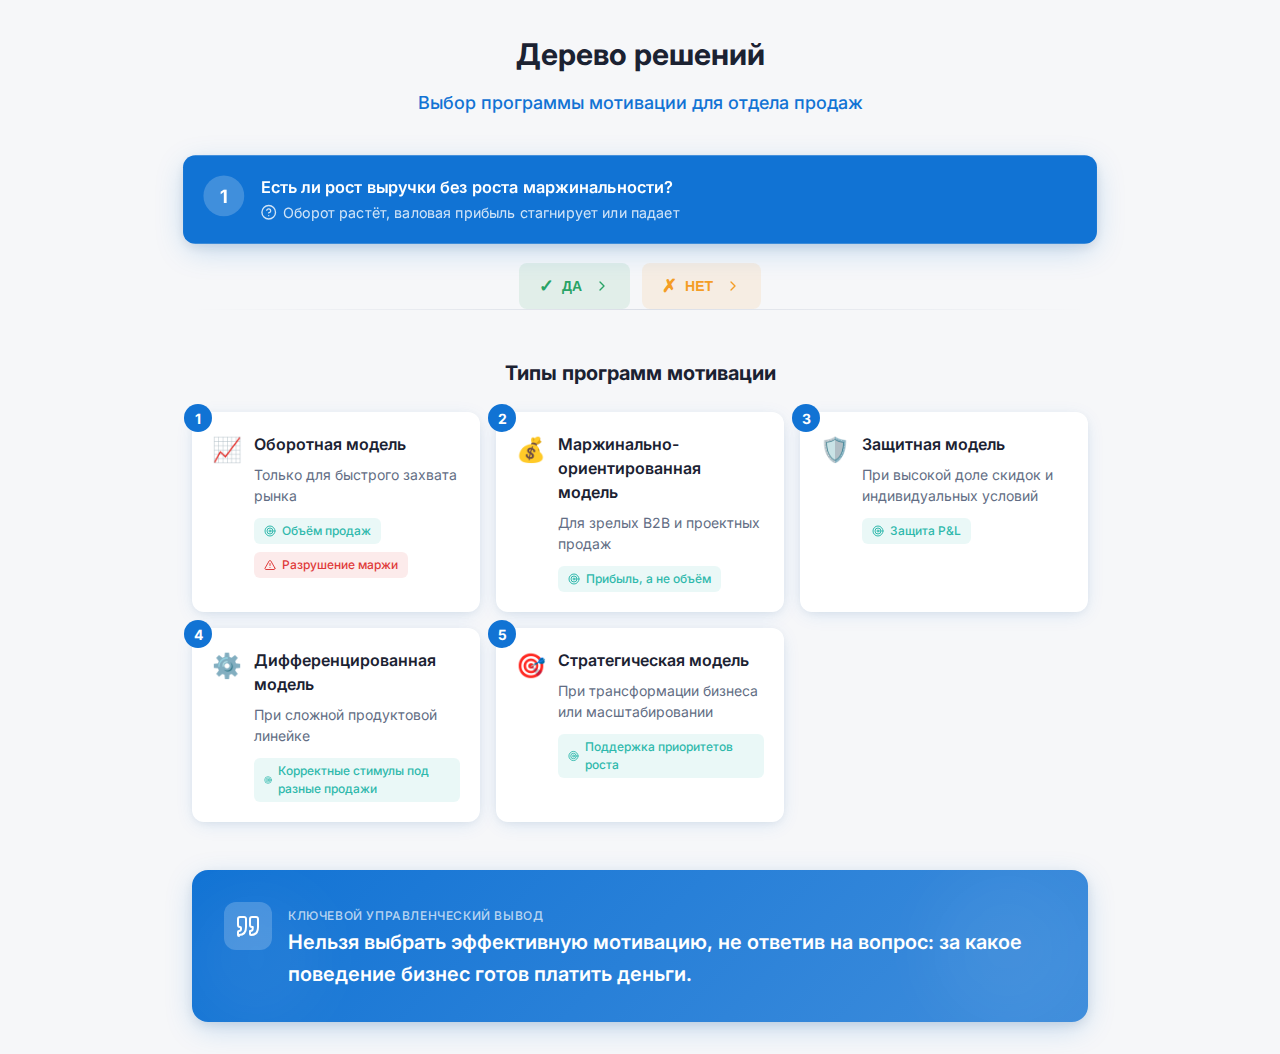
<file: education/index.html>
<!DOCTYPE html>
<html lang="ru">
<head>
  <meta charset="UTF-8">
  <meta name="viewport" content="width=device-width, initial-scale=1.0">
  <title>Дерево решений - Выбор программы мотивации</title>
  <meta name="description" content="Интерактивное дерево решений для выбора программы мотивации отдела продаж">
  <link href="https://fonts.googleapis.com/css2?family=Inter:wght@400;500;600;700;800&display=swap" rel="stylesheet">
  <style>
    :root {
      --background: 220 20% 97%;
      --foreground: 220 30% 15%;
      --card: 0 0% 100%;
      --card-foreground: 220 30% 15%;
      --primary: 210 85% 45%;
      --primary-foreground: 0 0% 100%;
      --secondary: 200 25% 94%;
      --secondary-foreground: 220 30% 20%;
      --muted: 220 15% 92%;
      --muted-foreground: 220 15% 45%;
      --accent: 175 60% 45%;
      --accent-foreground: 0 0% 100%;
      --destructive: 0 72% 55%;
      --destructive-foreground: 0 0% 100%;
      --success: 150 60% 40%;
      --success-foreground: 0 0% 100%;
      --warning: 35 90% 55%;
      --warning-foreground: 0 0% 100%;
      --border: 220 20% 88%;
      --node-question: 210 85% 45%;
      --node-question-foreground: 0 0% 100%;
      --node-yes: 150 60% 40%;
      --node-yes-foreground: 0 0% 100%;
      --node-no: 15 85% 55%;
      --node-no-foreground: 0 0% 100%;
      --node-conclusion: 260 60% 55%;
      --node-conclusion-foreground: 0 0% 100%;
      --node-solution: 175 60% 45%;
      --node-solution-foreground: 0 0% 100%;
      --node-final: 45 90% 50%;
      --node-final-foreground: 220 30% 15%;
      --connector-line: 220 20% 75%;
      --radius: 0.75rem;
    }
    * {
      margin: 0;
      padding: 0;
      box-sizing: border-box;
    }
    body {
      font-family: 'Inter', system-ui, sans-serif;
      background: hsl(var(--background));
      color: hsl(var(--foreground));
      line-height: 1.5;
      -webkit-font-smoothing: antialiased;
    }
    .container {
      min-height: 100vh;
      padding: 2rem 1rem;
    }
    .content {
      max-width: 56rem;
      margin: 0 auto;
    }
    /* Header */
    .header {
      text-align: center;
      margin-bottom: 2.5rem;
    }
    .header h1 {
      font-size: 1.5rem;
      font-weight: 700;
      color: hsl(var(--foreground));
      margin-bottom: 0.75rem;
    }
    .header p {
      font-size: 1.125rem;
      color: hsl(var(--primary));
      font-weight: 500;
    }
    @media (min-width: 768px) {
      .header h1 {
        font-size: 1.875rem;
      }
    }
    /* Shadows */
    .tree-node-shadow {
      box-shadow: 0 4px 20px -4px hsl(var(--primary) / 0.15),
                  0 2px 8px -2px hsl(var(--foreground) / 0.08);
    }
    .tree-node-shadow-hover {
      box-shadow: 0 8px 30px -4px hsl(var(--primary) / 0.25),
                  0 4px 12px -2px hsl(var(--foreground) / 0.12);
    }
    /* Question Node */
    .question-node {
      position: relative;
      padding: 1.25rem;
      border-radius: var(--radius);
      transition: all 0.3s ease;
    }
    .question-node.active {
      background: hsl(var(--node-question));
      transform: scale(1.02);
    }
    .question-node.completed {
      background: hsl(var(--node-question) / 0.8);
    }
    .question-node .inner {
      display: flex;
      align-items: flex-start;
      gap: 1rem;
    }
    .question-number {
      flex-shrink: 0;
      width: 2.5rem;
      height: 2.5rem;
      border-radius: 50%;
      display: flex;
      align-items: center;
      justify-content: center;
      font-weight: 700;
      font-size: 1.125rem;
      transition: all 0.3s ease;
    }
    .question-node.active .question-number,
    .question-node.completed .question-number {
      background: hsl(var(--node-question-foreground) / 0.2);
      color: hsl(var(--node-question-foreground));
    }
    .question-node:not(.active):not(.completed) .question-number {
      background: hsl(var(--primary) / 0.1);
      color: hsl(var(--primary));
    }
    .question-content {
      flex: 1;
      min-width: 0;
    }
    .question-text {
      font-size: 1rem;
      font-weight: 600;
      line-height: 1.4;
      margin-bottom: 0.25rem;
    }
    .question-node.active .question-text,
    .question-node.completed .question-text {
      color: hsl(var(--node-question-foreground));
    }
    .question-description {
      font-size: 0.875rem;
      display: flex;
      align-items: flex-start;
      gap: 0.375rem;
    }
    .question-node.active .question-description,
    .question-node.completed .question-description {
      color: hsl(var(--node-question-foreground) / 0.8);
    }
    .question-node:not(.active):not(.completed) .question-description {
      color: hsl(var(--muted-foreground));
    }
    .question-description svg {
      flex-shrink: 0;
      margin-top: 0.125rem;
    }
    /* Connector */
    .connector {
      display: flex;
      flex-direction: column;
      align-items: center;
      padding: 0.5rem 0;
    }
    .connector-line {
      width: 2px;
      height: 1.5rem;
      border-radius: 9999px;
    }
    .connector-line.yes { background: hsl(var(--node-yes)); }
    .connector-line.no { background: hsl(var(--node-no)); }
    .connector-line.neutral { background: hsl(var(--connector-line)); }
    .connector-label {
      font-size: 0.75rem;
      font-weight: 500;
      padding: 0.125rem 0.5rem;
      border-radius: 9999px;
      margin: 0.25rem 0;
    }
    .connector-label.yes {
      background: hsl(var(--success) / 0.1);
      color: hsl(var(--success));
    }
    .connector-label.no {
      background: hsl(var(--warning) / 0.1);
      color: hsl(var(--warning));
    }
    /* Answer Buttons */
    .answer-buttons {
      display: flex;
      gap: 0.75rem;
      margin-top: 1.25rem;
      justify-content: center;
    }
    .answer-btn {
      display: flex;
      align-items: center;
      justify-content: space-between;
      gap: 0.75rem;
      padding: 0.75rem 1.25rem;
      border-radius: 0.5rem;
      font-weight: 600;
      font-size: 0.875rem;
      border: none;
      cursor: pointer;
      transition: all 0.2s ease;
    }
    .answer-btn.yes {
      background: hsl(var(--success) / 0.1);
      color: hsl(var(--success));
    }
    .answer-btn.yes:hover {
      background: hsl(var(--success) / 0.2);
    }
    .answer-btn.no {
      background: hsl(var(--warning) / 0.1);
      color: hsl(var(--warning));
    }
    .answer-btn.no:hover {
      background: hsl(var(--warning) / 0.2);
    }
    .answer-btn:hover {
      transform: translateX(2px);
    }
    .answer-btn span {
      display: flex;
      align-items: center;
      gap: 0.5rem;
    }
    .answer-btn .icon {
      font-size: 1.125rem;
    }
    /* Result Card */
    .result-card {
      position: relative;
      overflow: hidden;
      border-radius: var(--radius);
      padding: 1.25rem;
      animation: scaleIn 0.3s ease forwards;
    }
    .result-card.final {
      background: linear-gradient(135deg, hsl(var(--node-final) / 0.9), hsl(var(--node-final)));
    }
    .result-card:not(.final) {
      background: hsl(var(--card));
      border: 1px solid hsl(var(--border));
    }
    .result-card .decoration {
      position: absolute;
      top: 0;
      right: 0;
      width: 6rem;
      height: 6rem;
      border-radius: 50%;
      filter: blur(2rem);
    }
    .result-card.final .decoration {
      background: hsl(var(--node-final-foreground) / 0.1);
    }
    .result-card:not(.final) .decoration {
      background: hsl(var(--node-conclusion) / 0.1);
    }
    .result-header {
      display: flex;
      align-items: flex-start;
      gap: 0.75rem;
      margin-bottom: 1rem;
      position: relative;
    }
    .result-icon {
      flex-shrink: 0;
      width: 2.25rem;
      height: 2.25rem;
      border-radius: 0.5rem;
      display: flex;
      align-items: center;
      justify-content: center;
    }
    .result-card.final .result-icon {
      background: hsl(var(--node-final-foreground) / 0.2);
      color: hsl(var(--node-final-foreground));
    }
    .result-card:not(.final) .result-icon {
      background: hsl(var(--node-conclusion) / 0.1);
      color: hsl(var(--node-conclusion));
    }
    .result-label {
      font-size: 0.75rem;
      font-weight: 500;
      text-transform: uppercase;
      letter-spacing: 0.05em;
    }
    .result-card.final .result-label {
      color: hsl(var(--node-final-foreground) / 0.7);
    }
    .result-card:not(.final) .result-label {
      color: hsl(var(--muted-foreground));
    }
    .result-conclusion {
      font-size: 1rem;
      font-weight: 600;
      margin-top: 0.25rem;
      line-height: 1.4;
    }
    .result-card.final .result-conclusion {
      color: hsl(var(--node-final-foreground));
    }
    .result-card:not(.final) .result-conclusion {
      color: hsl(var(--foreground));
    }
    .result-solution {
      margin-top: 1rem;
      padding-top: 1rem;
      position: relative;
    }
    .result-card.final .result-solution {
      border-top: 1px solid hsl(var(--node-final-foreground) / 0.2);
    }
    .result-card:not(.final) .result-solution {
      border-top: 1px solid hsl(var(--border));
    }
    .solution-label {
      font-size: 0.75rem;
      font-weight: 500;
      text-transform: uppercase;
      letter-spacing: 0.05em;
      display: flex;
      align-items: center;
      gap: 0.375rem;
    }
    .result-card.final .solution-label {
      color: hsl(var(--node-final-foreground) / 0.7);
    }
    .result-card:not(.final) .solution-label {
      color: hsl(var(--node-solution));
    }
    .solution-list {
      margin-top: 0.5rem;
      list-style: none;
    }
    .solution-list li {
      font-size: 0.875rem;
      display: flex;
      align-items: flex-start;
      gap: 0.5rem;
      margin-top: 0.5rem;
    }
    .result-card.final .solution-list li {
      color: hsl(var(--node-final-foreground) / 0.9);
    }
    .result-card:not(.final) .solution-list li {
      color: hsl(var(--foreground));
    }
    .solution-list .arrow {
      color: hsl(var(--node-solution));
      margin-top: 0.125rem;
    }
    /* Reset Button */
    .reset-btn {
      display: flex;
      align-items: center;
      gap: 0.5rem;
      padding: 0.625rem 1.25rem;
      border-radius: 0.5rem;
      background: hsl(var(--secondary));
      color: hsl(var(--secondary-foreground));
      border: none;
      cursor: pointer;
      font-weight: 500;
      font-size: 0.875rem;
      transition: all 0.2s ease;
      margin: 0 auto 3rem;
    }
    .reset-btn:hover {
      background: hsl(var(--secondary) / 0.8);
    }
    /* Separator */
    .separator {
      height: 1px;
      background: linear-gradient(90deg, transparent, hsl(var(--border)), transparent);
      margin-bottom: 3rem;
    }
    /* Programs Section */
    .programs-section {
      margin-bottom: 3rem;
    }
    .programs-title {
      font-size: 1.25rem;
      font-weight: 700;
      text-align: center;
      margin-bottom: 1.5rem;
    }
    .programs-subtitle {
      display: block;
      font-size: 0.875rem;
      font-weight: 400;
      color: hsl(var(--muted-foreground));
      margin-top: 0.25rem;
    }
    .programs-grid {
      display: grid;
      gap: 1rem;
    }
    @media (min-width: 768px) {
      .programs-grid {
        grid-template-columns: repeat(2, 1fr);
      }
    }
    @media (min-width: 1024px) {
      .programs-grid {
        grid-template-columns: repeat(3, 1fr);
      }
    }
    /* Program Card */
    .program-card {
      position: relative;
      background: hsl(var(--card));
      border-radius: var(--radius);
      padding: 1.25rem;
      transition: all 0.5s ease;
      animation: fadeIn 0.4s ease forwards;
    }
    .program-card:hover {
      transform: translateY(-4px);
    }
    .program-card.highlighted {
      ring: 2px solid hsl(var(--primary));
      ring-offset: 2px;
      box-shadow: 0 0 0 2px hsl(var(--background)), 0 0 0 4px hsl(var(--primary));
      transform: scale(1.02);
    }
    .program-card.dimmed {
      opacity: 0.4;
      filter: grayscale(1);
    }
    .program-badge {
      position: absolute;
      top: -0.5rem;
      left: -0.5rem;
      width: 1.75rem;
      height: 1.75rem;
      border-radius: 50%;
      display: flex;
      align-items: center;
      justify-content: center;
      font-size: 0.875rem;
      font-weight: 700;
      background: hsl(var(--primary));
      color: hsl(var(--primary-foreground));
      transition: all 0.5s ease;
    }
    .program-card.highlighted .program-badge {
      transform: scale(1.1);
    }
    .program-card.dimmed .program-badge {
      background: hsl(var(--muted));
      color: hsl(var(--muted-foreground));
    }
    .highlight-badge {
      position: absolute;
      top: -0.75rem;
      right: -0.75rem;
      width: 2rem;
      height: 2rem;
      border-radius: 50%;
      background: hsl(var(--primary));
      color: hsl(var(--primary-foreground));
      display: flex;
      align-items: center;
      justify-content: center;
      animation: scaleIn 0.3s ease forwards;
    }
    .program-inner {
      display: flex;
      align-items: flex-start;
      gap: 0.75rem;
    }
    .program-emoji {
      font-size: 1.5rem;
      transition: all 0.5s ease;
    }
    .program-card.dimmed .program-emoji {
      filter: grayscale(1);
    }
    .program-content {
      flex: 1;
      min-width: 0;
    }
    .program-title {
      font-size: 1rem;
      font-weight: 600;
      margin-bottom: 0.5rem;
      transition: color 0.5s ease;
    }
    .program-card.highlighted .program-title {
      color: hsl(var(--primary));
    }
    .program-suitable {
      font-size: 0.875rem;
      color: hsl(var(--muted-foreground));
      margin-bottom: 0.75rem;
    }
    .program-tags {
      display: flex;
      flex-wrap: wrap;
      gap: 0.5rem;
    }
    .program-tag {
      display: inline-flex;
      align-items: center;
      gap: 0.375rem;
      padding: 0.25rem 0.625rem;
      border-radius: 0.375rem;
      font-size: 0.75rem;
      font-weight: 500;
    }
    .program-tag.focus {
      background: hsl(var(--accent) / 0.1);
      color: hsl(var(--accent));
    }
    .program-card.highlighted .program-tag.focus {
      background: hsl(var(--primary) / 0.2);
      color: hsl(var(--primary));
    }
    .program-tag.risk {
      background: hsl(var(--destructive) / 0.1);
      color: hsl(var(--destructive));
    }
    /* Key Insight */
    .key-insight {
      position: relative;
      overflow: hidden;
      border-radius: 1rem;
      background: linear-gradient(135deg, hsl(var(--primary)), hsl(var(--primary) / 0.8));
      padding: 1.5rem;
    }
    @media (min-width: 768px) {
      .key-insight {
        padding: 2rem;
      }
    }
    .key-insight .decoration-1,
    .key-insight .decoration-2 {
      position: absolute;
      border-radius: 50%;
      filter: blur(2rem);
      background: hsl(var(--primary-foreground) / 0.05);
    }
    .key-insight .decoration-1 {
      top: 0;
      right: 0;
      width: 10rem;
      height: 10rem;
    }
    .key-insight .decoration-2 {
      bottom: 0;
      left: 0;
      width: 8rem;
      height: 8rem;
    }
    .key-insight .inner {
      position: relative;
      display: flex;
      align-items: flex-start;
      gap: 1rem;
    }
    .key-insight .icon-box {
      flex-shrink: 0;
      width: 3rem;
      height: 3rem;
      border-radius: 0.75rem;
      background: hsl(var(--primary-foreground) / 0.2);
      display: flex;
      align-items: center;
      justify-content: center;
      color: hsl(var(--primary-foreground));
    }
    .key-insight .label {
      font-size: 0.75rem;
      font-weight: 500;
      text-transform: uppercase;
      letter-spacing: 0.05em;
      color: hsl(var(--primary-foreground) / 0.7);
      margin-bottom: 0.5rem;
    }
    .key-insight .text {
      font-size: 1.125rem;
      font-weight: 600;
      color: hsl(var(--primary-foreground));
      line-height: 1.6;
    }
    @media (min-width: 768px) {
      .key-insight .text {
        font-size: 1.25rem;
      }
    }
    /* Animations */
    @keyframes fadeIn {
      from {
        opacity: 0;
        transform: translateY(10px);
      }
      to {
        opacity: 1;
        transform: translateY(0);
      }
    }
    @keyframes scaleIn {
      from {
        opacity: 0;
        transform: scale(0.95);
      }
      to {
        opacity: 1;
        transform: scale(1);
      }
    }
    .animate-fade-in {
      animation: fadeIn 0.4s ease forwards;
    }
    .hidden {
      display: none !important;
    }
  </style>
</head>
<body>
  <div class="container">
    <div class="content">
      <!-- Header -->
      <header class="header">
        <h1>Дерево решений</h1>
        <p>Выбор программы мотивации для отдела продаж</p>
      </header>
      <!-- Decision Tree -->
      <div id="tree-container" class="tree-container"></div>
      <!-- Reset Button -->
      <button id="reset-btn" class="reset-btn hidden">
        <svg width="16" height="16" viewBox="0 0 24 24" fill="none" stroke="currentColor" stroke-width="2" stroke-linecap="round" stroke-linejoin="round">
          <path d="M3 12a9 9 0 1 0 9-9 9.75 9.75 0 0 0-6.74 2.74L3 8"/>
          <path d="M3 3v5h5"/>
        </svg>
        Начать заново
      </button>
      <!-- Separator -->
      <div class="separator"></div>
      <!-- Programs Section -->
      <section class="programs-section">
        <h2 class="programs-title">
          Типы программ мотивации
          <span id="programs-subtitle" class="programs-subtitle hidden">Рекомендуемая модель выделена</span>
        </h2>
        <div id="programs-grid" class="programs-grid"></div>
      </section>
      <!-- Key Insight -->
      <section class="key-insight tree-node-shadow-hover">
        <div class="decoration-1"></div>
        <div class="decoration-2"></div>
        <div class="inner">
          <div class="icon-box">
            <svg width="24" height="24" viewBox="0 0 24 24" fill="none" stroke="currentColor" stroke-width="2" stroke-linecap="round" stroke-linejoin="round">
              <path d="M3 21c3 0 7-1 7-8V5c0-1.25-.756-2.017-2-2H4c-1.25 0-2 .75-2 1.972V11c0 1.25.75 2 2 2 1 0 1 0 1 1v1c0 1-1 2-2 2s-1 .008-1 1.031V21c0 1 0 1 1 1z"/>
              <path d="M15 21c3 0 7-1 7-8V5c0-1.25-.757-2.017-2-2h-4c-1.25 0-2 .75-2 1.972V11c0 1.25.75 2 2 2h.75c0 2.25.25 4-2.75 4v3c0 1 0 1 1 1z"/>
            </svg>
          </div>
          <div>
            <span class="label">Ключевой управленческий вывод</span>
            <p class="text">Нельзя выбрать эффективную мотивацию, не ответив на вопрос: за какое поведение бизнес готов платить деньги.</p>
          </div>
        </div>
      </section>
    </div>
  </div>
  <script>
    // Data
    const decisionTree = {
      id: 'q1',
      question: 'Есть ли рост выручки без роста маржинальности?',
      description: 'Оборот растёт, валовая прибыль стагнирует или падает',
      yesPath: {
        id: 'q2',
        question: 'Основана ли текущая мотивация на выручке / объёме?',
        description: '% от оборота, KPI по сделкам или активности',
        yesPath: {
          id: 'r2-yes',
          type: 'solution',
          conclusion: 'Мотивация стимулирует продажи «любой ценой»',
          solution: ['Переход на маржинально-ориентированную модель', 'Пороги маржи, веса, ограничения скидок'],
          programId: '2'
        },
        noPath: {
          id: 'r2-no',
          type: 'solution',
          conclusion: 'Проблема не только в формуле',
          solution: ['Проверить влияние скидок, условий и исключений', 'Валидировать поведение, а не KPI'],
          programId: '3'
        }
      },
      noPath: {
        id: 'q3',
        question: 'Есть ли в системе минимальные пороги маржи для премирования?',
        description: 'Сделки ниже порога не поощряются или ограничены',
        noPath: {
          id: 'r3-no',
          type: 'solution',
          conclusion: 'Бизнес платит за убыточные или пограничные сделки',
          solution: ['Ввести защитную модель мотивации', 'Минимальная маржа, стопы, корректировки премии'],
          programId: '3'
        },
        yesPath: {
          id: 'q4',
          question: 'Отличаются ли модели мотивации для разных типов продаж?',
          description: 'Продукты, сегменты, длинные / короткие циклы',
          noPath: {
            id: 'r4-no',
            type: 'solution',
            conclusion: 'Единая схема создаёт перекосы',
            solution: ['Дифференцированная мотивация', 'Разные веса, KPI, логика расчёта'],
            programId: '4'
          },
          yesPath: {
            id: 'q5',
            question: 'Есть ли зависимость премии от скидок и условий сделки?',
            description: 'Скидка уменьшает вознаграждение менеджера',
            noPath: {
              id: 'r5-no',
              type: 'solution',
              conclusion: 'Скидки для менеджера «бесплатны»',
              solution: ['Мотивация с учётом чистой маржи сделки', 'Ограничение ручных исключений'],
              programId: '2'
            },
            yesPath: {
              id: 'q6',
              question: 'Требует ли система постоянного ручного управления?',
              description: 'Индивидуальные договорённости, «звёзды», исключения',
              yesPath: {
                id: 'r6-yes',
                type: 'solution',
                conclusion: 'Система не масштабируется',
                solution: ['Стандартизированная и воспроизводимая модель', 'Понятные правила, потолки, прозрачные расчёты'],
                programId: '5'
              },
              noPath: {
                id: 'q7',
                question: 'Поддерживает ли мотивация целевую стратегию бизнеса?',
                description: 'Фокус на нужные продукты, клиентов, модель роста',
                noPath: {
                  id: 'r7-no',
                  type: 'solution',
                  conclusion: 'Мотивация живёт отдельно от стратегии',
                  solution: ['Стратегическая пересборка мотивации', 'Привязка к приоритетам бизнеса'],
                  programId: '5'
                },
                yesPath: {
                  id: 'final',
                  type: 'final',
                  conclusion: 'Текущая программа мотивации поддерживает маржинальность и управляемость',
                  solution: ['Возможны точечные корректировки, а не полная пересборка']
                }
              }
            }
          }
        }
      }
    };
    const motivationPrograms = [
      { id: '1', emoji: '📈', title: 'Оборотная модель', suitableFor: 'Только для быстрого захвата рынка', focus: 'Объём продаж', risk: 'Разрушение маржи' },
      { id: '2', emoji: '💰', title: 'Маржинально-ориентированная модель', suitableFor: 'Для зрелых B2B и проектных продаж', focus: 'Прибыль, а не объём' },
      { id: '3', emoji: '🛡️', title: 'Защитная модель', suitableFor: 'При высокой доле скидок и индивидуальных условий', focus: 'Защита P&L' },
      { id: '4', emoji: '⚙️', title: 'Дифференцированная модель', suitableFor: 'При сложной продуктовой линейке', focus: 'Корректные стимулы под разные продажи' },
      { id: '5', emoji: '🎯', title: 'Стратегическая модель', suitableFor: 'При трансформации бизнеса или масштабировании', focus: 'Поддержка приоритетов роста' }
    ];
    // State
    let history = [];
    let currentNode = decisionTree;
    let result = null;
    let questionNumber = 1;
    // DOM Elements
    const treeContainer = document.getElementById('tree-container');
    const resetBtn = document.getElementById('reset-btn');
    const programsGrid = document.getElementById('programs-grid');
    const programsSubtitle = document.getElementById('programs-subtitle');
    // Helpers
    function isDecisionResult(node) {
      return node && 'type' in node;
    }
    function createQuestionNode(number, question, description, isActive, isCompleted) {
      const stateClass = isActive ? 'active' : isCompleted ? 'completed' : '';
      const shadowClass = isActive ? 'tree-node-shadow-hover' : 'tree-node-shadow';
      
      return `
        <div class="question-node ${stateClass} ${shadowClass}">
          <div class="inner">
            <div class="question-number">${number}</div>
            <div class="question-content">
              <h3 class="question-text">${question}</h3>
              ${description ? `
                <p class="question-description">
                  <svg width="16" height="16" viewBox="0 0 24 24" fill="none" stroke="currentColor" stroke-width="2" stroke-linecap="round" stroke-linejoin="round">
                    <circle cx="12" cy="12" r="10"/>
                    <path d="M9.09 9a3 3 0 0 1 5.83 1c0 2-3 3-3 3"/>
                    <path d="M12 17h.01"/>
                  </svg>
                  ${description}
                </p>
              ` : ''}
            </div>
          </div>
        </div>
      `;
    }
    function createConnector(label, type) {
      return `
        <div class="connector">
          <div class="connector-line ${type}"></div>
          ${label ? `<span class="connector-label ${type}">${label}</span>` : ''}
          <div class="connector-line ${type}"></div>
        </div>
      `;
    }
    function createAnswerButtons() {
      return `
        <div class="answer-buttons">
          <button class="answer-btn yes" onclick="handleAnswer('yes')">
            <span><span class="icon">✓</span> ДА</span>
            <svg width="16" height="16" viewBox="0 0 24 24" fill="none" stroke="currentColor" stroke-width="2" stroke-linecap="round" stroke-linejoin="round">
              <path d="m9 18 6-6-6-6"/>
            </svg>
          </button>
          <button class="answer-btn no" onclick="handleAnswer('no')">
            <span><span class="icon">✗</span> НЕТ</span>
            <svg width="16" height="16" viewBox="0 0 24 24" fill="none" stroke="currentColor" stroke-width="2" stroke-linecap="round" stroke-linejoin="round">
              <path d="m9 18 6-6-6-6"/>
            </svg>
          </button>
        </div>
      `;
    }
    function createResultCard(resultData) {
      const isFinal = resultData.type === 'final';
      
      return `
        <div class="result-card ${isFinal ? 'final' : ''} tree-node-shadow${isFinal ? '-hover' : ''}">
          <div class="decoration"></div>
          <div class="result-header">
            <div class="result-icon">
              ${isFinal ? `
                <svg width="20" height="20" viewBox="0 0 24 24" fill="none" stroke="currentColor" stroke-width="2" stroke-linecap="round" stroke-linejoin="round">
                  <path d="M6 9H4.5a2.5 2.5 0 0 1 0-5H6"/>
                  <path d="M18 9h1.5a2.5 2.5 0 0 0 0-5H18"/>
                  <path d="M4 22h16"/>
                  <path d="M10 14.66V17c0 .55-.47.98-.97 1.21C7.85 18.75 7 20.24 7 22"/>
                  <path d="M14 14.66V17c0 .55.47.98.97 1.21C16.15 18.75 17 20.24 17 22"/>
                  <path d="M18 2H6v7a6 6 0 0 0 12 0V2Z"/>
                </svg>
              ` : `
                <svg width="20" height="20" viewBox="0 0 24 24" fill="none" stroke="currentColor" stroke-width="2" stroke-linecap="round" stroke-linejoin="round">
                  <path d="M15 14c.2-1 .7-1.7 1.5-2.5 1-.9 1.5-2.2 1.5-3.5A6 6 0 0 0 6 8c0 1 .2 2.2 1.5 3.5.7.7 1.3 1.5 1.5 2.5"/>
                  <path d="M9 18h6"/>
                  <path d="M10 22h4"/>
                </svg>
              `}
            </div>
            <div>
              <span class="result-label">${isFinal ? 'Итоговый вывод' : 'Вывод'}</span>
              <p class="result-conclusion">${resultData.conclusion}</p>
            </div>
          </div>
          ${resultData.solution && resultData.solution.length > 0 ? `
            <div class="result-solution">
              <span class="solution-label">
                <svg width="14" height="14" viewBox="0 0 24 24" fill="none" stroke="currentColor" stroke-width="2" stroke-linecap="round" stroke-linejoin="round">
                  <path d="M22 11.08V12a10 10 0 1 1-5.93-9.14"/>
                  <path d="m9 11 3 3L22 4"/>
                </svg>
                Решение
              </span>
              <ul class="solution-list">
                ${resultData.solution.map(item => `
                  <li><span class="arrow">→</span> ${item}</li>
                `).join('')}
              </ul>
            </div>
          ` : ''}
        </div>
      `;
    }
    function renderTree() {
      let html = '';
      // Render history
      history.forEach(item => {
        html += `<div class="animate-fade-in">`;
        html += createQuestionNode(item.questionNumber, item.node.question, item.node.description, false, true);
        html += createConnector(item.answer === 'yes' ? 'ДА' : 'НЕТ', item.answer);
        html += `</div>`;
      });
      // Render current question or result
      if (!result) {
        html += `<div class="animate-fade-in">`;
        html += createQuestionNode(questionNumber, currentNode.question, currentNode.description, true, false);
        html += createAnswerButtons();
        html += `</div>`;
      } else {
        html += `<div class="animate-fade-in">`;
        html += createResultCard(result);
        html += `</div>`;
      }
      treeContainer.innerHTML = html;
      // Show/hide reset button
      if (history.length > 0 || result) {
        resetBtn.classList.remove('hidden');
      } else {
        resetBtn.classList.add('hidden');
      }
      // Update programs
      renderPrograms();
    }
    function renderPrograms() {
      const highlightedId = result?.programId;
      
      if (highlightedId) {
        programsSubtitle.classList.remove('hidden');
      } else {
        programsSubtitle.classList.add('hidden');
      }
      programsGrid.innerHTML = motivationPrograms.map((program, index) => {
        const isHighlighted = highlightedId === program.id;
        const isDimmed = result !== null && highlightedId !== undefined && highlightedId !== program.id;
        
        let cardClass = 'program-card tree-node-shadow';
        if (isHighlighted) cardClass = 'program-card highlighted tree-node-shadow-hover';
        if (isDimmed) cardClass = 'program-card dimmed tree-node-shadow';
        return `
          <div class="${cardClass}" style="animation-delay: ${index * 100}ms">
            ${isHighlighted ? `
              <div class="highlight-badge">
                <svg width="20" height="20" viewBox="0 0 24 24" fill="none" stroke="currentColor" stroke-width="2" stroke-linecap="round" stroke-linejoin="round">
                  <path d="M22 11.08V12a10 10 0 1 1-5.93-9.14"/>
                  <path d="m9 11 3 3L22 4"/>
                </svg>
              </div>
            ` : ''}
            <div class="program-badge">${program.id}</div>
            <div class="program-inner">
              <span class="program-emoji">${program.emoji}</span>
              <div class="program-content">
                <h4 class="program-title">${program.title}</h4>
                <p class="program-suitable">${program.suitableFor}</p>
                <div class="program-tags">
                  <span class="program-tag focus">
                    <svg width="12" height="12" viewBox="0 0 24 24" fill="none" stroke="currentColor" stroke-width="2" stroke-linecap="round" stroke-linejoin="round">
                      <circle cx="12" cy="12" r="10"/>
                      <circle cx="12" cy="12" r="6"/>
                      <circle cx="12" cy="12" r="2"/>
                    </svg>
                    ${program.focus}
                  </span>
                  ${program.risk ? `
                    <span class="program-tag risk">
                      <svg width="12" height="12" viewBox="0 0 24 24" fill="none" stroke="currentColor" stroke-width="2" stroke-linecap="round" stroke-linejoin="round">
                        <path d="m21.73 18-8-14a2 2 0 0 0-3.48 0l-8 14A2 2 0 0 0 4 21h16a2 2 0 0 0 1.73-3Z"/>
                        <path d="M12 9v4"/>
                        <path d="M12 17h.01"/>
                      </svg>
                      ${program.risk}
                    </span>
                  ` : ''}
                </div>
              </div>
            </div>
          </div>
        `;
      }).join('');
    }
    // Event Handlers
    window.handleAnswer = function(answer) {
      const nextPath = answer === 'yes' ? currentNode.yesPath : currentNode.noPath;
      history.push({ node: currentNode, answer, questionNumber });
      if (isDecisionResult(nextPath)) {
        result = nextPath;
      } else if (nextPath) {
        currentNode = nextPath;
        questionNumber++;
      }
      renderTree();
    };
    resetBtn.addEventListener('click', function() {
      history = [];
      currentNode = decisionTree;
      result = null;
      questionNumber = 1;
      renderTree();
    });
    // Initial render
    renderTree();
  </script>
</body>
</file>
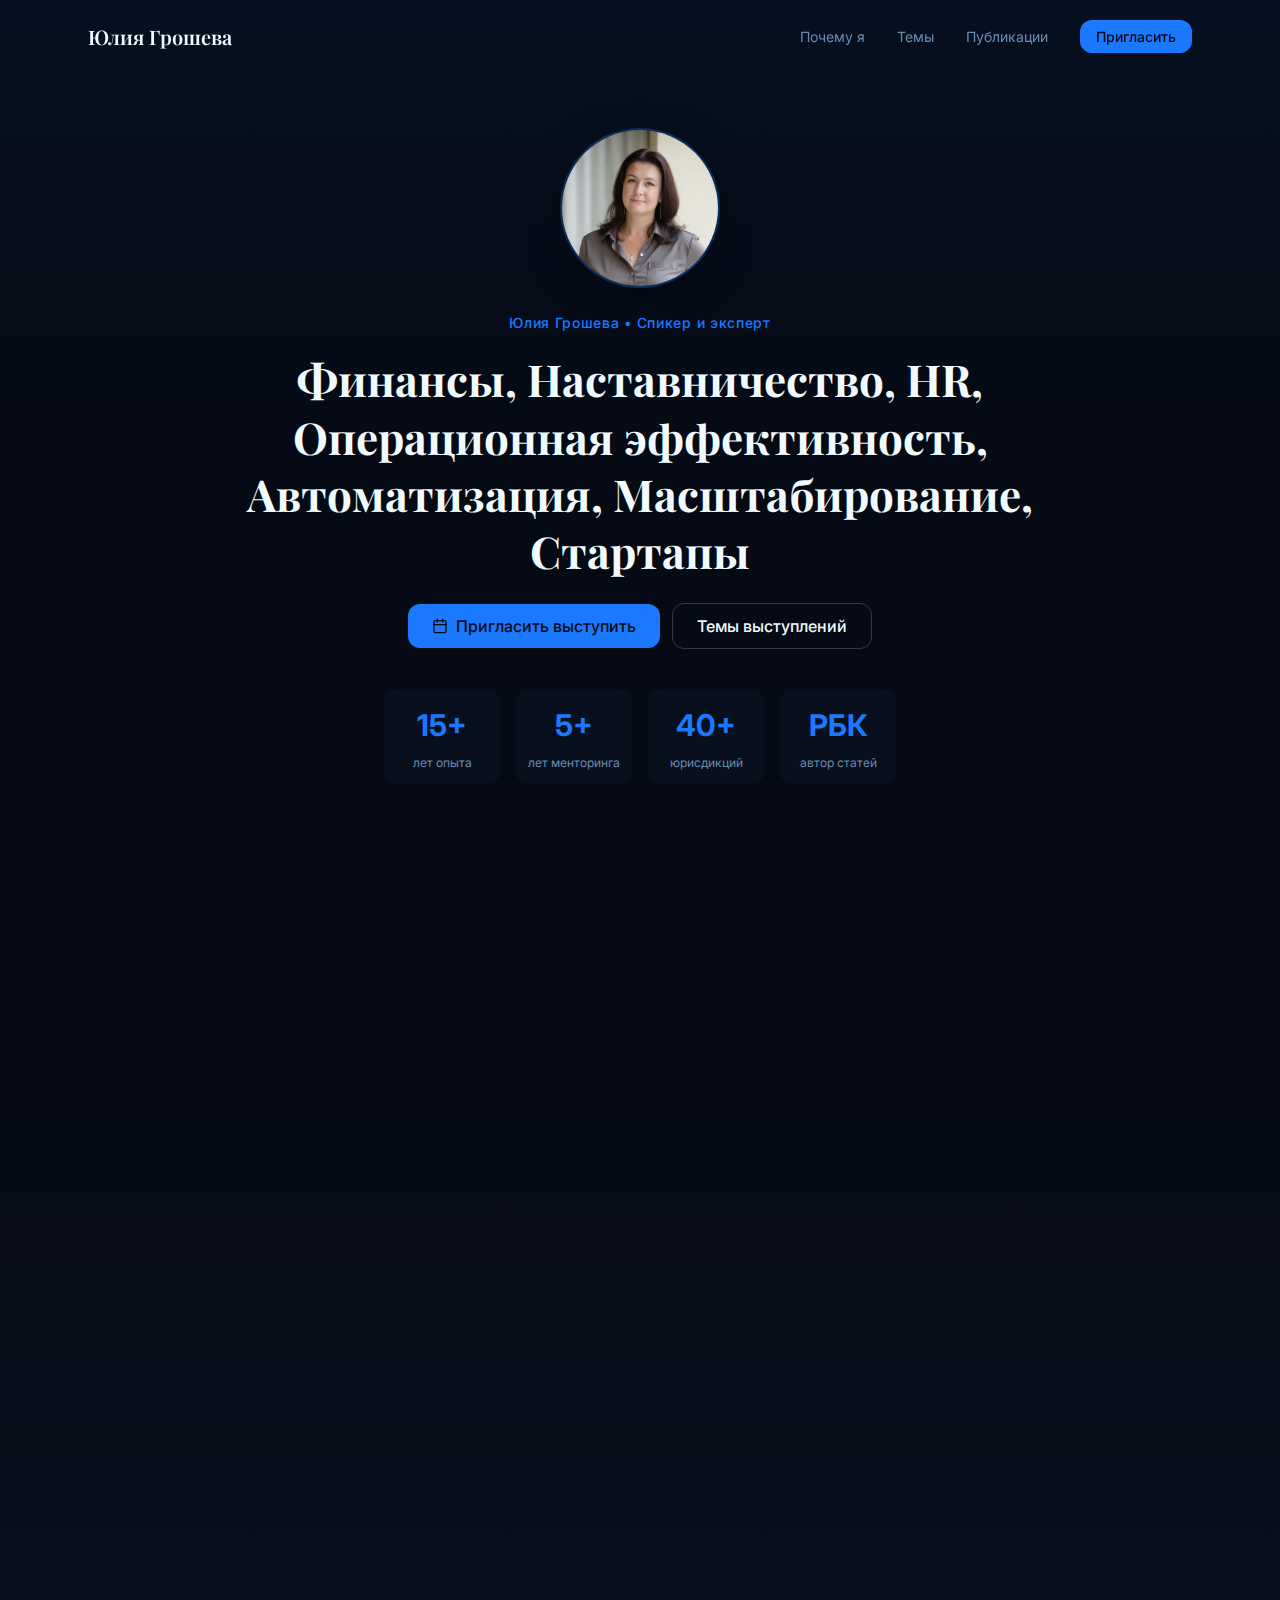
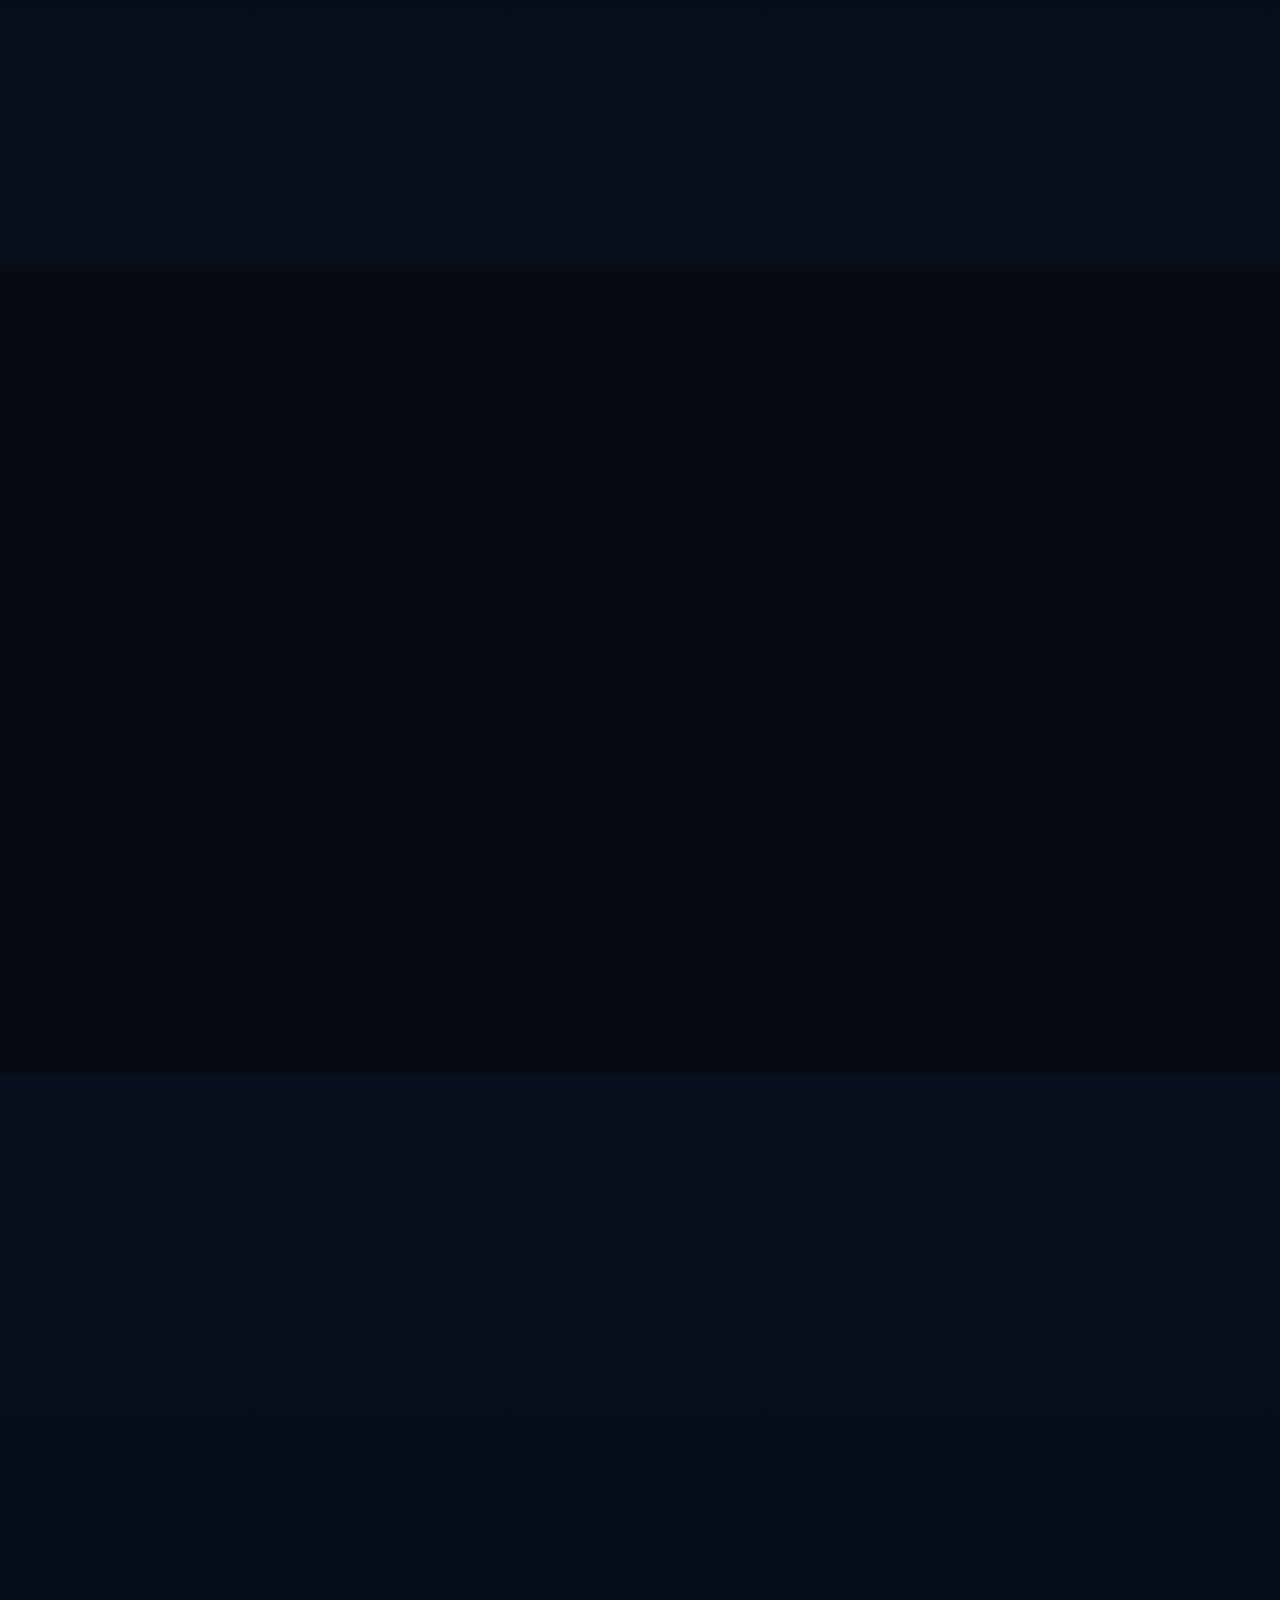
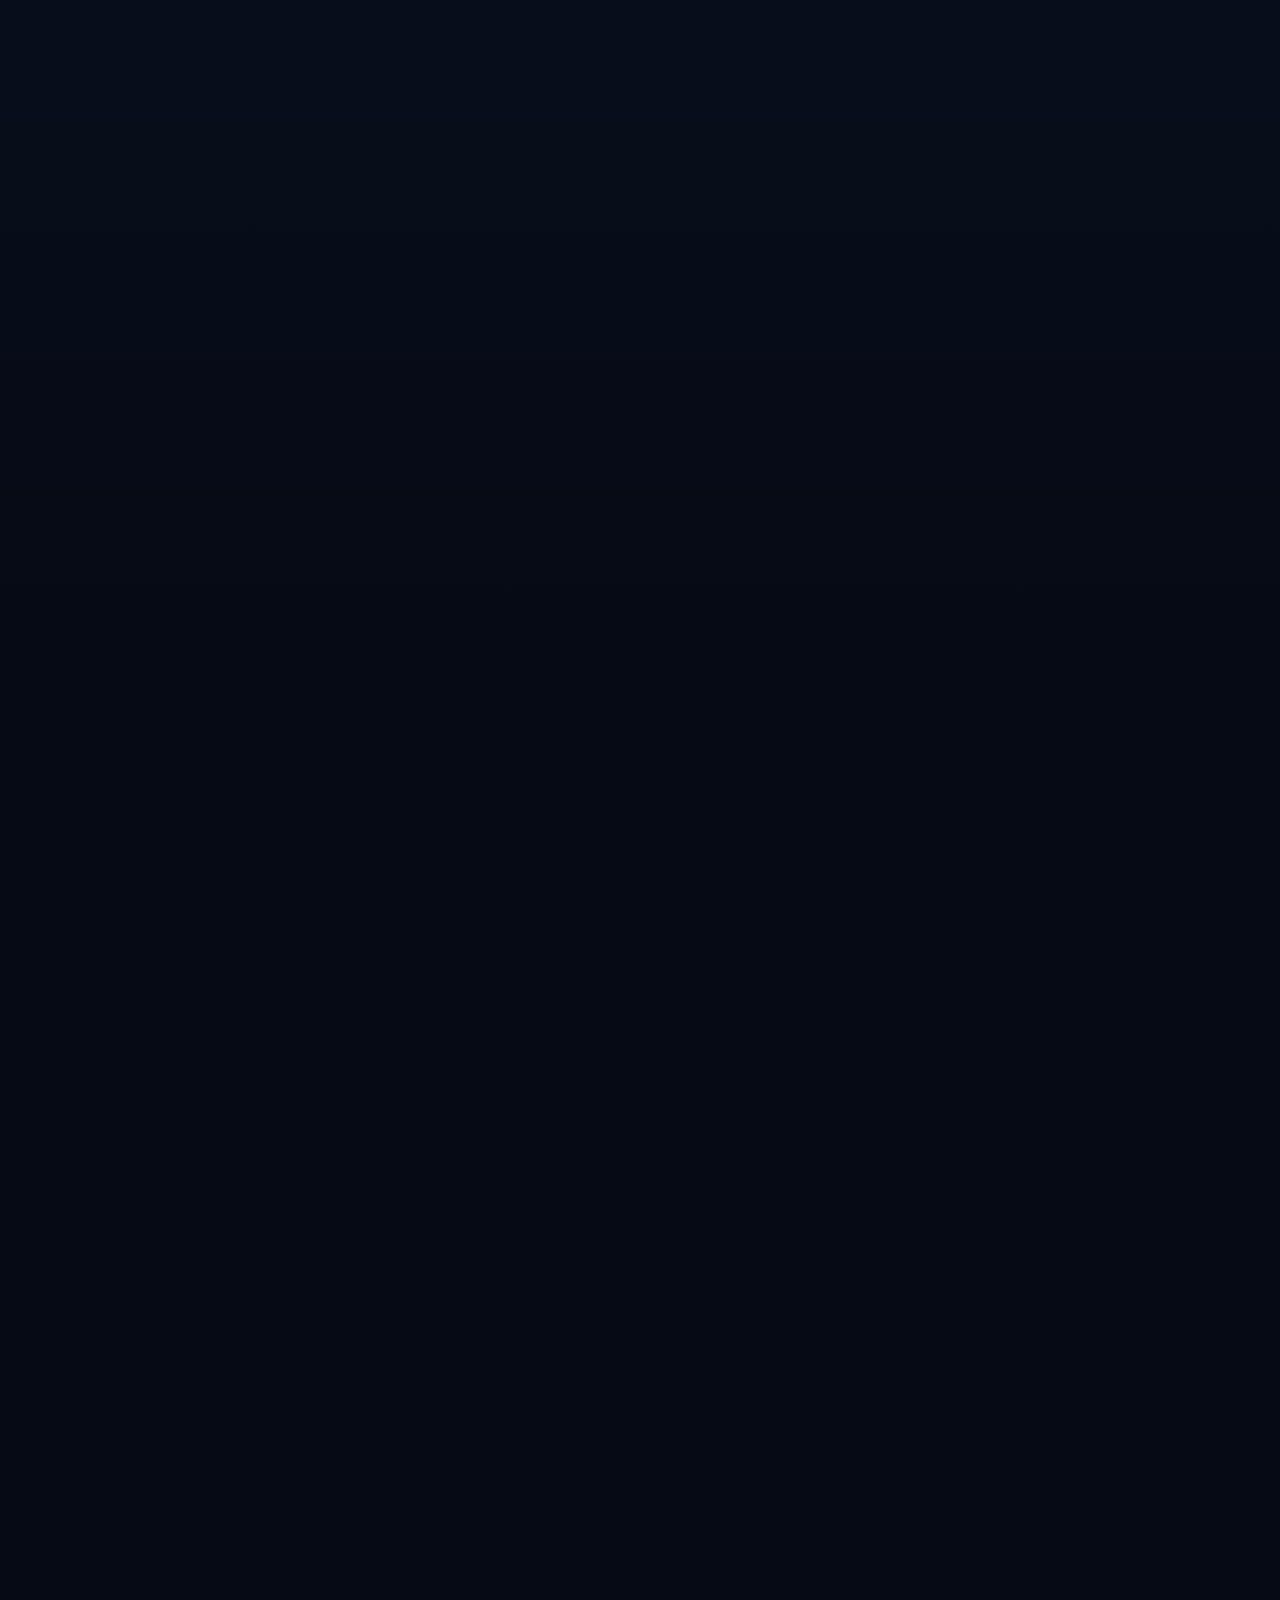
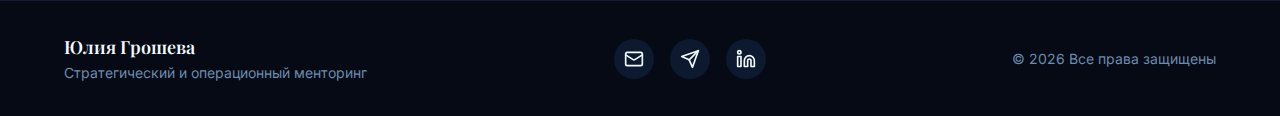
<file: Presskit/index.html>
<!DOCTYPE html>
<html lang="ru">
<head>
  
 <link rel="icon" type="image/png" href="./assets/favicon.png">
<link rel="shortcut icon" href="./assets/favicon.png">
  
  <meta charset="UTF-8">
  <meta name="viewport" content="width=device-width, initial-scale=1.0">
  <title>Юлия Грошева – Спикер и эксперт</title>
  <meta name="description" content="Финансы, Наставничество, HR, Операционная эффективность, Автоматизация, Масштабирование, Стартапы. 15+ лет опыта, 40+ юрисдикций.">
  
  <!-- Open Graph -->
  <meta property="og:title" content="Юлия Грошева – Спикер и эксперт">
  <meta property="og:description" content="Финансы, Наставничество, HR, Операционная эффективность, Автоматизация, Масштабирование, Стартапы">
  <meta property="og:image" content="./assets/julia-photo.jpg">
  <meta property="og:type" content="website">
  
  <!-- Fonts -->
  <link rel="preconnect" href="https://fonts.googleapis.com">
  <link rel="preconnect" href="https://fonts.gstatic.com" crossorigin>
  <link href="https://fonts.googleapis.com/css2?family=Playfair+Display:wght@400;500;600;700&family=Inter:wght@300;400;500;600;700&display=swap" rel="stylesheet">
  
  <style>
    :root {
      --background: hsl(222, 60%, 5%);
      --foreground: hsl(200, 100%, 97%);
      --card: hsl(220, 55%, 10%);
      --card-foreground: hsl(200, 100%, 97%);
      --primary: hsl(215, 100%, 55%);
      --primary-foreground: hsl(222, 60%, 5%);
      --secondary: hsl(218, 55%, 18%);
      --secondary-foreground: hsl(200, 100%, 97%);
      --muted: hsl(218, 50%, 14%);
      --muted-foreground: hsl(210, 30%, 55%);
      --accent: hsl(215, 100%, 55%);
      --border: hsl(218, 45%, 20%);
      --radius: 0.75rem;
      --gradient-primary: linear-gradient(135deg, hsl(215, 100%, 55%) 0%, hsl(225, 100%, 65%) 100%);
      --shadow-card: 0 25px 50px -12px hsla(222, 60%, 2%, 0.6);
      --shadow-glow: 0 0 50px -10px hsla(215, 100%, 55%, 0.4);
    }

    * {
      margin: 0;
      padding: 0;
      box-sizing: border-box;
    }

    html {
      scroll-behavior: smooth;
    }

    body {
      font-family: 'Inter', sans-serif;
      background: var(--background);
      color: var(--foreground);
      line-height: 1.6;
      -webkit-font-smoothing: antialiased;
    }

    h1, h2, h3 {
      font-family: 'Playfair Display', serif;
    }

    a {
      text-decoration: none;
      color: inherit;
    }

    /* Header */
    .header {
      position: fixed;
      top: 0;
      left: 0;
      right: 0;
      z-index: 50;
      transition: all 0.3s ease;
      padding: 1.25rem 0;
    }

    .header.scrolled {
      background: hsla(222, 60%, 5%, 0.9);
      backdrop-filter: blur(12px);
      border-bottom: 1px solid hsla(218, 45%, 20%, 0.5);
      padding: 0.75rem 0;
    }

    .header-container {
      max-width: 72rem;
      margin: 0 auto;
      padding: 0 1.5rem;
      display: flex;
      align-items: center;
      justify-content: space-between;
    }

    .logo {
      font-family: 'Playfair Display', serif;
      font-size: 1.25rem;
      font-weight: 600;
      cursor: pointer;
    }

    .nav-desktop {
      display: none;
      align-items: center;
      gap: 2rem;
    }

    @media (min-width: 768px) {
      .nav-desktop {
        display: flex;
      }
    }

    .nav-link {
      font-size: 0.875rem;
      color: var(--muted-foreground);
      transition: color 0.2s;
      background: none;
      border: none;
      cursor: pointer;
      font-family: inherit;
    }

    .nav-link:hover {
      color: var(--foreground);
    }

    .btn {
      display: inline-flex;
      align-items: center;
      justify-content: center;
      gap: 0.5rem;
      padding: 0.5rem 1rem;
      font-size: 0.875rem;
      font-weight: 500;
      border-radius: var(--radius);
      cursor: pointer;
      transition: all 0.2s;
      font-family: inherit;
      border: none;
    }

    .btn-primary {
      background: var(--primary);
      color: var(--primary-foreground);
    }

    .btn-primary:hover {
      background: hsla(215, 100%, 55%, 0.9);
    }

    .btn-outline {
      background: transparent;
      border: 1px solid hsla(200, 100%, 97%, 0.2);
      color: var(--foreground);
    }

    .btn-outline:hover {
      background: var(--muted);
    }

    .btn-lg {
      padding: 0.75rem 1.5rem;
      font-size: 1rem;
    }

    .mobile-menu-btn {
      display: flex;
      padding: 0.5rem;
      background: none;
      border: none;
      cursor: pointer;
      color: var(--foreground);
    }

    @media (min-width: 768px) {
      .mobile-menu-btn {
        display: none;
      }
    }

    .mobile-nav {
      display: none;
      flex-direction: column;
      padding: 1rem 1.5rem;
      gap: 1rem;
      background: hsla(222, 60%, 5%, 0.95);
      backdrop-filter: blur(12px);
      border-bottom: 1px solid hsla(218, 45%, 20%, 0.5);
    }

    .mobile-nav.open {
      display: flex;
    }

    @media (min-width: 768px) {
      .mobile-nav {
        display: none !important;
      }
    }

    .mobile-nav .nav-link {
      padding: 0.5rem 0;
      text-align: left;
    }

    /* Sections */
    .section-padding {
      padding: 5rem 1.5rem;
    }

    @media (min-width: 768px) {
      .section-padding {
        padding: 5rem 3rem;
      }
    }

    .gradient-text {
      background: var(--gradient-primary);
      -webkit-background-clip: text;
      -webkit-text-fill-color: transparent;
      background-clip: text;
    }

    .divider-gold {
      height: 1px;
      width: 5rem;
      margin: 0 auto;
      background: var(--gradient-primary);
    }

    .card-glass {
      background: hsla(220, 55%, 10%, 0.8);
      backdrop-filter: blur(4px);
      border: 1px solid hsla(218, 45%, 20%, 0.5);
      border-radius: var(--radius);
      box-shadow: var(--shadow-card);
    }

    .glow-gold {
      box-shadow: var(--shadow-glow);
    }

    /* Hero Section */
    .hero {
      position: relative;
      padding-top: 7rem;
      padding-bottom: 4rem;
      overflow: hidden;
    }

    @media (min-width: 768px) {
      .hero {
        padding-top: 8rem;
        padding-bottom: 6rem;
      }
    }

    .hero-bg {
      position: absolute;
      inset: 0;
      background: var(--background);
    }

    .hero-gradient {
      position: absolute;
      inset: 0;
      background: linear-gradient(to bottom, hsla(215, 100%, 55%, 0.05), transparent, transparent);
    }

    .hero-content {
      position: relative;
      z-index: 10;
      max-width: 56rem;
      margin: 0 auto;
      padding: 0 1.5rem;
      text-align: center;
    }

    .hero-photo {
      margin-bottom: 1.5rem;
    }

    .hero-photo-inner {
      width: 8rem;
      height: 8rem;
      margin: 0 auto;
      border-radius: 50%;
      overflow: hidden;
      border: 2px solid hsla(215, 100%, 55%, 0.3);
      box-shadow: 0 10px 40px -10px hsla(0, 0%, 0%, 0.5);
    }

    @media (min-width: 768px) {
      .hero-photo-inner {
        width: 10rem;
        height: 10rem;
      }
    }

    .hero-photo-inner img {
      width: 100%;
      height: 100%;
      object-fit: cover;
      object-position: top;
    }

    .hero-subtitle {
      color: var(--primary);
      font-weight: 500;
      letter-spacing: 0.05em;
      font-size: 0.875rem;
      margin-bottom: 1rem;
    }

    .hero-title {
      font-size: 1.5rem;
      font-weight: 700;
      margin-bottom: 1.5rem;
      line-height: 1.3;
    }

    @media (min-width: 768px) {
      .hero-title {
        font-size: 2.25rem;
      }
    }

    @media (min-width: 1024px) {
      .hero-title {
        font-size: 2.75rem;
      }
    }

    .hero-buttons {
      display: flex;
      flex-direction: column;
      gap: 0.75rem;
      justify-content: center;
      align-items: center;
      margin-bottom: 2.5rem;
    }

    @media (min-width: 640px) {
      .hero-buttons {
        flex-direction: row;
      }
    }

    .hero-stats {
      display: grid;
      grid-template-columns: repeat(2, 1fr);
      gap: 1rem;
      max-width: 32rem;
      margin: 0 auto;
    }

    @media (min-width: 768px) {
      .hero-stats {
        grid-template-columns: repeat(4, 1fr);
      }
    }

    .stat-card {
      text-align: center;
      padding: 0.75rem;
      border-radius: var(--radius);
      background: hsla(220, 55%, 10%, 0.5);
    }

    .stat-value {
      font-size: 1.5rem;
      font-weight: 700;
      color: var(--primary);
    }

    @media (min-width: 768px) {
      .stat-value {
        font-size: 1.875rem;
      }
    }

    .stat-label {
      font-size: 0.75rem;
      color: var(--muted-foreground);
      margin-top: 0.25rem;
    }

    .scroll-indicator {
      margin-top: 2.5rem;
      color: var(--muted-foreground);
      transition: color 0.2s;
      background: none;
      border: none;
      cursor: pointer;
    }

    .scroll-indicator:hover {
      color: var(--foreground);
    }

    .scroll-indicator svg {
      animation: bounce 1s infinite;
    }

    @keyframes bounce {
      0%, 100% { transform: translateY(0); }
      50% { transform: translateY(-5px); }
    }

    /* Why Me Section */
    .why-me {
      background: linear-gradient(to bottom, var(--background), hsla(218, 55%, 18%, 0.2));
    }

    .section-header {
      text-align: center;
      margin-bottom: 4rem;
    }

    .section-title {
      font-size: 2.25rem;
      font-weight: 700;
      margin-bottom: 1rem;
    }

    @media (min-width: 768px) {
      .section-title {
        font-size: 3rem;
      }
    }

    .section-description {
      font-size: 1.25rem;
      color: var(--muted-foreground);
      max-width: 48rem;
      margin: 0 auto;
    }

    .credentials-grid {
      display: grid;
      gap: 1.5rem;
      max-width: 72rem;
      margin: 0 auto;
    }

    @media (min-width: 768px) {
      .credentials-grid {
        grid-template-columns: repeat(2, 1fr);
      }
    }

    @media (min-width: 1024px) {
      .credentials-grid {
        grid-template-columns: repeat(3, 1fr);
      }
    }

    .credential-card {
      padding: 1.5rem;
      transition: border-color 0.2s;
    }

    .credential-card:hover {
      border-color: hsla(215, 100%, 55%, 0.3);
    }

    .credential-icon {
      width: 3rem;
      height: 3rem;
      border-radius: 0.5rem;
      background: hsla(215, 100%, 55%, 0.1);
      display: flex;
      align-items: center;
      justify-content: center;
      margin-bottom: 1rem;
      transition: background 0.2s;
    }

    .credential-card:hover .credential-icon {
      background: hsla(215, 100%, 55%, 0.2);
    }

    .credential-icon svg {
      width: 1.5rem;
      height: 1.5rem;
      color: var(--primary);
    }

    .credential-title {
      font-size: 1.25rem;
      font-weight: 600;
      margin-bottom: 0.5rem;
    }

    .credential-description {
      color: var(--muted-foreground);
    }

    /* Topics Section */
    .topics {
      max-width: 64rem;
      margin: 0 auto;
    }

    .accordion {
      display: flex;
      flex-direction: column;
      gap: 1rem;
    }

    .accordion-item {
      overflow: hidden;
    }

    .accordion-trigger {
      width: 100%;
      padding: 1.25rem 1.5rem;
      display: flex;
      align-items: center;
      justify-content: space-between;
      background: none;
      border: none;
      cursor: pointer;
      text-align: left;
      transition: background 0.2s;
    }

    .accordion-trigger:hover {
      background: hsla(218, 55%, 18%, 0.3);
    }

    .accordion-trigger-content {
      display: flex;
      align-items: center;
      gap: 1rem;
    }

    .accordion-icon {
      font-size: 1.875rem;
    }

    .accordion-title {
      font-size: 1.25rem;
      font-weight: 600;
      color: var(--foreground);
    }

    .accordion-count {
      font-size: 0.875rem;
      color: var(--muted-foreground);
      margin-top: 0.25rem;
    }

    .accordion-chevron {
      transition: transform 0.2s;
      color: var(--muted-foreground);
    }

    .accordion-item.open .accordion-chevron {
      transform: rotate(180deg);
    }

    .accordion-content {
      display: none;
      padding: 0 1.5rem 1.5rem;
    }

    .accordion-item.open .accordion-content {
      display: block;
    }

    .topics-list {
      list-style: none;
      display: flex;
      flex-direction: column;
      gap: 0.75rem;
      margin-top: 0.5rem;
    }

    .topics-list li {
      display: flex;
      align-items: flex-start;
      gap: 0.75rem;
      color: hsla(200, 100%, 97%, 0.9);
    }

    .topics-list li span.bullet {
      color: var(--primary);
      margin-top: 0.375rem;
      font-size: 0.75rem;
    }

    .topics-list li span.text {
      white-space: pre-line;
    }

    /* Publications Section */
    .publications {
      background: linear-gradient(to bottom, hsla(218, 55%, 18%, 0.2), var(--background));
    }

    .publications-grid {
      display: grid;
      gap: 1.5rem;
      max-width: 72rem;
      margin: 0 auto;
    }

    @media (min-width: 768px) {
      .publications-grid {
        grid-template-columns: repeat(2, 1fr);
      }
    }

    @media (min-width: 1024px) {
      .publications-grid {
        grid-template-columns: repeat(3, 1fr);
      }
    }

    .publication-card {
      padding: 1.5rem;
      transition: border-color 0.2s;
      display: block;
    }

    .publication-card:hover {
      border-color: hsla(215, 100%, 55%, 0.3);
    }

    .publication-card:hover .publication-title {
      color: var(--primary);
    }

    .publication-meta {
      display: flex;
      align-items: center;
      gap: 0.5rem;
      font-size: 0.875rem;
      color: var(--muted-foreground);
      margin-bottom: 0.75rem;
    }

    .publication-meta svg {
      width: 1rem;
      height: 1rem;
    }

    .publication-source {
      color: var(--primary);
      font-weight: 500;
    }

    .publication-title {
      font-size: 1.125rem;
      font-weight: 600;
      margin-bottom: 0.75rem;
      transition: color 0.2s;
      display: -webkit-box;
      -webkit-line-clamp: 2;
      -webkit-box-orient: vertical;
      overflow: hidden;
    }

    .publication-description {
      color: var(--muted-foreground);
      font-size: 0.875rem;
      display: -webkit-box;
      -webkit-line-clamp: 3;
      -webkit-box-orient: vertical;
      overflow: hidden;
      margin-bottom: 1rem;
    }

    .publication-link {
      display: flex;
      align-items: center;
      gap: 0.25rem;
      color: var(--primary);
      font-size: 0.875rem;
      font-weight: 500;
    }

    .publication-link svg {
      width: 1rem;
      height: 1rem;
    }

    .publications-footer {
      text-align: center;
      margin-top: 3rem;
    }

    /* Contact Section */
    .contact-content {
      max-width: 56rem;
      margin: 0 auto;
    }

    .contact-card {
      padding: 2rem;
    }

    @media (min-width: 768px) {
      .contact-card {
        padding: 3rem;
      }
    }

    .contact-grid {
      display: grid;
      gap: 2rem;
    }

    @media (min-width: 768px) {
      .contact-grid {
        grid-template-columns: repeat(2, 1fr);
      }
    }

    .contact-title {
      font-size: 1.5rem;
      font-weight: 600;
      margin-bottom: 1.5rem;
    }

    .contact-links {
      display: flex;
      flex-direction: column;
      gap: 1rem;
    }

    .contact-link {
      display: flex;
      align-items: center;
      gap: 1rem;
      padding: 1rem;
      border-radius: var(--radius);
      background: hsla(218, 55%, 18%, 0.3);
      transition: background 0.2s;
    }

    .contact-link:hover {
      background: hsla(218, 55%, 18%, 0.5);
    }

    .contact-link-icon {
      width: 3rem;
      height: 3rem;
      border-radius: 50%;
      background: hsla(215, 100%, 55%, 0.1);
      display: flex;
      align-items: center;
      justify-content: center;
      transition: background 0.2s;
    }

    .contact-link:hover .contact-link-icon {
      background: hsla(215, 100%, 55%, 0.2);
    }

    .contact-link-icon svg {
      width: 1.25rem;
      height: 1.25rem;
      color: var(--primary);
    }

    .contact-link-label {
      font-size: 0.875rem;
      color: var(--muted-foreground);
    }

    .contact-link-value {
      font-weight: 500;
    }

    .formats-title {
      font-size: 1.5rem;
      font-weight: 600;
      margin-bottom: 1rem;
    }

    .formats-list {
      list-style: none;
      display: flex;
      flex-direction: column;
      gap: 0.75rem;
      color: var(--muted-foreground);
    }

    .formats-list li {
      display: flex;
      align-items: center;
      gap: 0.5rem;
    }

    .formats-list li span.check {
      color: var(--primary);
    }

    .contact-website {
      margin-top: 2rem;
      display: flex;
      flex-wrap: wrap;
      gap: 0.75rem;
    }

    .contact-footer {
      text-align: center;
      color: var(--muted-foreground);
      font-size: 0.875rem;
      margin-top: 2rem;
    }

    /* Footer */
    .footer {
      border-top: 1px solid hsla(218, 45%, 20%, 0.5);
      padding: 2rem 1.5rem;
    }

    .footer-container {
      max-width: 72rem;
      margin: 0 auto;
      display: flex;
      flex-direction: column;
      align-items: center;
      gap: 1rem;
    }

    @media (min-width: 768px) {
      .footer-container {
        flex-direction: row;
        justify-content: space-between;
      }
    }

    .footer-brand {
      text-align: center;
    }

    @media (min-width: 768px) {
      .footer-brand {
        text-align: left;
      }
    }

    .footer-name {
      font-family: 'Playfair Display', serif;
      font-size: 1.125rem;
      font-weight: 600;
    }

    .footer-tagline {
      font-size: 0.875rem;
      color: var(--muted-foreground);
    }

    .footer-socials {
      display: flex;
      align-items: center;
      gap: 1rem;
    }

    .footer-social {
      width: 2.5rem;
      height: 2.5rem;
      border-radius: 50%;
      background: hsla(218, 55%, 18%, 0.5);
      display: flex;
      align-items: center;
      justify-content: center;
      transition: background 0.2s;
    }

    .footer-social:hover {
      background: hsla(215, 100%, 55%, 0.2);
    }

    .footer-social svg {
      width: 1.25rem;
      height: 1.25rem;
    }

    .footer-copyright {
      font-size: 0.875rem;
      color: var(--muted-foreground);
    }

    /* Animations */
    .fade-in-up {
      opacity: 0;
      transform: translateY(30px);
      transition: opacity 0.6s ease-out, transform 0.6s ease-out;
    }

    .fade-in-up.visible {
      opacity: 1;
      transform: translateY(0);
    }

    /* SVG Icons inline */
    .icon {
      display: inline-block;
      width: 1em;
      height: 1em;
      vertical-align: middle;
    }
  </style>
</head>
<body>

  <!-- Header -->
  <header class="header" id="header">
    <div class="header-container">
      <a href="#" class="logo" onclick="window.scrollTo({top: 0, behavior: 'smooth'}); return false;">Юлия Грошева</a>
      
      <nav class="nav-desktop">
        <button class="nav-link" onclick="scrollToSection('#why-me')">Почему я</button>
        <button class="nav-link" onclick="scrollToSection('#topics')">Темы</button>
        <button class="nav-link" onclick="scrollToSection('#publications')">Публикации</button>
        <button class="btn btn-primary" onclick="scrollToSection('#contact')">Пригласить</button>
      </nav>
      
      <button class="mobile-menu-btn" onclick="toggleMobileMenu()" aria-label="Меню">
        <svg id="menu-icon" width="24" height="24" viewBox="0 0 24 24" fill="none" stroke="currentColor" stroke-width="2" stroke-linecap="round" stroke-linejoin="round">
          <line x1="4" x2="20" y1="12" y2="12"></line>
          <line x1="4" x2="20" y1="6" y2="6"></line>
          <line x1="4" x2="20" y1="18" y2="18"></line>
        </svg>
        <svg id="close-icon" style="display:none;" width="24" height="24" viewBox="0 0 24 24" fill="none" stroke="currentColor" stroke-width="2" stroke-linecap="round" stroke-linejoin="round">
          <path d="M18 6 6 18"></path>
          <path d="m6 6 12 12"></path>
        </svg>
      </button>
    </div>
    
    <nav class="mobile-nav" id="mobile-nav">
      <button class="nav-link" onclick="scrollToSection('#why-me'); closeMobileMenu();">Почему я</button>
      <button class="nav-link" onclick="scrollToSection('#topics'); closeMobileMenu();">Темы</button>
      <button class="nav-link" onclick="scrollToSection('#publications'); closeMobileMenu();">Публикации</button>
      <button class="btn btn-primary" style="width: 100%; margin-top: 0.5rem;" onclick="scrollToSection('#contact'); closeMobileMenu();">Пригласить выступить</button>
    </nav>
  </header>

  <!-- Hero Section -->
  <section class="hero section-padding">
    <div class="hero-bg"></div>
    <div class="hero-gradient"></div>
    
    <div class="hero-content">
      <div class="fade-in-up">
        <div class="hero-photo">
          <div class="hero-photo-inner">
            <img src="./assets/julia-photo.jpg" alt="Юлия Грошева">
          </div>
        </div>
        
        <p class="hero-subtitle">Юлия Грошева • Спикер и эксперт</p>
        
        <h1 class="hero-title">Финансы, Наставничество, HR, Операционная эффективность, Автоматизация, Масштабирование, Стартапы</h1>
      </div>
      
      <div class="hero-buttons fade-in-up" style="transition-delay: 0.15s;">
        <button class="btn btn-primary btn-lg" onclick="scrollToSection('#contact')">
          <svg width="16" height="16" viewBox="0 0 24 24" fill="none" stroke="currentColor" stroke-width="2" stroke-linecap="round" stroke-linejoin="round">
            <path d="M8 2v4"></path>
            <path d="M16 2v4"></path>
            <rect width="18" height="18" x="3" y="4" rx="2"></rect>
            <path d="M3 10h18"></path>
          </svg>
          Пригласить выступить
        </button>
        <button class="btn btn-outline btn-lg" onclick="scrollToSection('#topics')">
          Темы выступлений
        </button>
      </div>
      
      <div class="hero-stats fade-in-up" style="transition-delay: 0.3s;">
        <div class="stat-card">
          <p class="stat-value">15+</p>
          <p class="stat-label">лет опыта</p>
        </div>
        <div class="stat-card">
          <p class="stat-value">5+</p>
          <p class="stat-label">лет менторинга</p>
        </div>
        <div class="stat-card">
          <p class="stat-value">40+</p>
          <p class="stat-label">юрисдикций</p>
        </div>
        <div class="stat-card">
          <p class="stat-value">РБК</p>
          <p class="stat-label">автор статей</p>
        </div>
      </div>
      
      <button class="scroll-indicator fade-in-up" style="transition-delay: 0.6s;" onclick="scrollToSection('#topics')">
        <svg width="20" height="20" viewBox="0 0 24 24" fill="none" stroke="currentColor" stroke-width="2" stroke-linecap="round" stroke-linejoin="round">
          <path d="M12 5v14"></path>
          <path d="m19 12-7 7-7-7"></path>
        </svg>
      </button>
    </div>
  </section>

  <!-- Why Me Section -->
  <section id="why-me" class="why-me section-padding">
    <div style="max-width: 72rem; margin: 0 auto;">
      <div class="section-header fade-in-up">
        <h2 class="section-title">Почему именно <span class="gradient-text">Юлия</span></h2>
        <div class="divider-gold" style="margin-bottom: 1.5rem;"></div>
        <p class="section-description">Эксперт с глобальным опытом, который трансформирует сложные бизнес-задачи в понятные стратегии роста</p>
      </div>
      
      <div class="credentials-grid">
        <div class="card-glass credential-card fade-in-up">
          <div class="credential-icon">
            <svg width="24" height="24" viewBox="0 0 24 24" fill="none" stroke="currentColor" stroke-width="2" stroke-linecap="round" stroke-linejoin="round">
              <rect width="16" height="20" x="4" y="2" rx="2" ry="2"></rect>
              <path d="M9 22v-4h6v4"></path>
              <path d="M8 6h.01"></path>
              <path d="M16 6h.01"></path>
              <path d="M12 6h.01"></path>
              <path d="M12 10h.01"></path>
              <path d="M12 14h.01"></path>
              <path d="M16 10h.01"></path>
              <path d="M16 14h.01"></path>
              <path d="M8 10h.01"></path>
              <path d="M8 14h.01"></path>
            </svg>
          </div>
          <h3 class="credential-title">VP of Finance, CFO</h3>
          <p class="credential-description">Voximplant, ABBYY, БК Пари – руководящие позиции в международных компаниях</p>
        </div>
        
        <div class="card-glass credential-card fade-in-up" style="transition-delay: 0.1s;">
          <div class="credential-icon">
            <svg width="24" height="24" viewBox="0 0 24 24" fill="none" stroke="currentColor" stroke-width="2" stroke-linecap="round" stroke-linejoin="round">
              <circle cx="12" cy="12" r="10"></circle>
              <path d="M12 2a14.5 14.5 0 0 0 0 20 14.5 14.5 0 0 0 0-20"></path>
              <path d="M2 12h20"></path>
            </svg>
          </div>
          <h3 class="credential-title">Международный опыт</h3>
          <p class="credential-description">Россия, СНГ, Северная Америка, Европа, Япония, Австралия – 40+ юрисдикций</p>
        </div>
        
        <div class="card-glass credential-card fade-in-up" style="transition-delay: 0.2s;">
          <div class="credential-icon">
            <svg width="24" height="24" viewBox="0 0 24 24" fill="none" stroke="currentColor" stroke-width="2" stroke-linecap="round" stroke-linejoin="round">
              <polyline points="22 7 13.5 15.5 8.5 10.5 2 17"></polyline>
              <polyline points="16 7 22 7 22 13"></polyline>
            </svg>
          </div>
          <h3 class="credential-title">Измеримые результаты</h3>
          <p class="credential-description">Снижение расходов на бэкофис на 30%, сокращение аудита с 12 до 3 месяцев</p>
        </div>
        
        <div class="card-glass credential-card fade-in-up" style="transition-delay: 0.3s;">
          <div class="credential-icon">
            <svg width="24" height="24" viewBox="0 0 24 24" fill="none" stroke="currentColor" stroke-width="2" stroke-linecap="round" stroke-linejoin="round">
              <path d="m15.477 12.89 1.515 8.526a.5.5 0 0 1-.81.47l-3.58-2.687a1 1 0 0 0-1.197 0l-3.586 2.686a.5.5 0 0 1-.81-.469l1.514-8.526"></path>
              <circle cx="12" cy="8" r="6"></circle>
            </svg>
          </div>
          <h3 class="credential-title">Признанный эксперт</h3>
          <p class="credential-description"> ментор программы Mentor in Tech, член Клуба Менторов Дмитрия Волошина и Клуба менторов Сбера, автор статей РБК PRO</p>
        </div>
        
        <div class="card-glass credential-card fade-in-up" style="transition-delay: 0.4s;">
          <div class="credential-icon">
            <svg width="24" height="24" viewBox="0 0 24 24" fill="none" stroke="currentColor" stroke-width="2" stroke-linecap="round" stroke-linejoin="round">
              <path d="M16 21v-2a4 4 0 0 0-4-4H6a4 4 0 0 0-4 4v2"></path>
              <circle cx="9" cy="7" r="4"></circle>
              <path d="M22 21v-2a4 4 0 0 0-3-3.87"></path>
              <path d="M16 3.13a4 4 0 0 1 0 7.75"></path>
            </svg>
          </div>
          <h3 class="credential-title">Практик, а не теоретик</h3>
          <p class="credential-description">DD, M&A, IPO подготовка, создание ОЦО – реальные проекты с реальными результатами</p>
        </div>
        
        <div class="card-glass credential-card fade-in-up" style="transition-delay: 0.5s;">
          <div class="credential-icon">
            <svg width="24" height="24" viewBox="0 0 24 24" fill="none" stroke="currentColor" stroke-width="2" stroke-linecap="round" stroke-linejoin="round">
              <path d="M16 20V4a2 2 0 0 0-2-2h-4a2 2 0 0 0-2 2v16"></path>
              <rect width="20" height="14" x="2" y="6" rx="2"></rect>
            </svg>
          </div>
          <h3 class="credential-title">Широкий охват индустрий</h3>
          <p class="credential-description">IT, Telecom, Услуги, Логистика, Спорт, Производство, Креативные индустрии</p>
        </div>
      </div>
    </div>
  </section>

  <!-- Topics Section -->
  <section id="topics" class="section-padding">
    <div class="topics">
      <div class="section-header fade-in-up">
        <h2 class="section-title">Темы для <span class="gradient-text">выступлений</span></h2>
        <div class="divider-gold" style="margin-bottom: 1.5rem;"></div>
        <p class="section-description">Более 35 актуальных тем для конференций, бизнес-клубов, подкастов и корпоративных мероприятий</p>
      </div>
      
      <div class="accordion">
        <!-- Finance Category -->
        <div class="card-glass accordion-item fade-in-up">
          <button class="accordion-trigger" onclick="toggleAccordion(this)">
            <div class="accordion-trigger-content">
              <span class="accordion-icon">💰</span>
              <div>
                <h3 class="accordion-title">Финансовый и управленческий учет</h3>
                <p class="accordion-count">6 тем</p>
              </div>
            </div>
            <svg class="accordion-chevron" width="20" height="20" viewBox="0 0 24 24" fill="none" stroke="currentColor" stroke-width="2" stroke-linecap="round" stroke-linejoin="round">
              <path d="m6 9 6 6 6-6"></path>
            </svg>
          </button>
          <div class="accordion-content">
            <ul class="topics-list">
              <li><span class="bullet">●</span><span class="text">Разница в подходах для выстраивания системы управленческого учета и дашбордов в бизнесах разного размера</span></li>
              <li><span class="bullet">●</span><span class="text">Построение, автоматизация и реформация систем бюджетирования и управленческого учета с нуля</span></li>
              <li><span class="bullet">●</span><span class="text">Экономическая эффективность и повышение прибыльности</span></li>
              <li><span class="bullet">●</span><span class="text">Информационная безопасность для финансистов и руководителей</span></li>
              <li><span class="bullet">●</span><span class="text">Экономическая эффективность и повышение прибыльности для руководителей отраслевых (производственных, агро, строительных, ИТ, спортивных и т.д.) организаций</span></li>
              <li><span class="bullet">●</span><span class="text">Трансграничные платежи из РФ в условиях санкций</span></li>
            </ul>
          </div>
        </div>
        
        <!-- Optimization Category -->
        <div class="card-glass accordion-item fade-in-up" style="transition-delay: 0.1s;">
          <button class="accordion-trigger" onclick="toggleAccordion(this)">
            <div class="accordion-trigger-content">
              <span class="accordion-icon">⚡</span>
              <div>
                <h3 class="accordion-title">Оптимизация процессов</h3>
                <p class="accordion-count">5 тем</p>
              </div>
            </div>
            <svg class="accordion-chevron" width="20" height="20" viewBox="0 0 24 24" fill="none" stroke="currentColor" stroke-width="2" stroke-linecap="round" stroke-linejoin="round">
              <path d="m6 9 6 6 6-6"></path>
            </svg>
          </button>
          <div class="accordion-content">
            <ul class="topics-list">
              <li><span class="bullet">●</span><span class="text">Практикум по оптимизации бизнес-процессов - как высвободить ресурсы и улучшить финансовые результаты через повышение эффективности и прозрачности процессов</span></li>
              <li><span class="bullet">●</span><span class="text">Сложности централизации бэкофисных процессов в компактных ОЦО</span></li>
              <li><span class="bullet">●</span><span class="text">BI-метрики и дашборды как способ экономии ресурсов</span></li>
              <li><span class="bullet">●</span><span class="text">Эффект экономии ресурсов компании от выстраивания системы BI метрик и дашбордов, покрывающих все основные процессы и отчеты бизнеса, в режиме ограниченного бюджета</span></li>
              <li><span class="bullet">●</span><span class="text">Операционная масштабируемость бизнеса: от мотивации и налоговой структуры к улучшению финансовых показателей:
• Как приоритезировать возможные рынки и построить финансово-операционную модель, которая помогает, а не тормозит
• Ключевые метрики масштабируемости
• Финансовый контроль и бэк-офисные процессы, когда компания растет в 2-3 раза за год
• Как подготовить компанию к выходу на международные рынки: чеклист для CEO, COO и CFO</span></li>
            </ul>
          </div>
        </div>
        
        <!-- HR Category -->
        <div class="card-glass accordion-item fade-in-up" style="transition-delay: 0.2s;">
          <button class="accordion-trigger" onclick="toggleAccordion(this)">
            <div class="accordion-trigger-content">
              <span class="accordion-icon">👥</span>
              <div>
                <h3 class="accordion-title">HR инструменты</h3>
                <p class="accordion-count">16 тем</p>
              </div>
            </div>
            <svg class="accordion-chevron" width="20" height="20" viewBox="0 0 24 24" fill="none" stroke="currentColor" stroke-width="2" stroke-linecap="round" stroke-linejoin="round">
              <path d="m6 9 6 6 6-6"></path>
            </svg>
          </button>
          <div class="accordion-content">
            <ul class="topics-list">
              <li><span class="bullet">●</span><span class="text">Менторинг как инструмент трансформации</span></li>
              <li><span class="bullet">●</span><span class="text">Долгосрочная мотивация, в т.ч. в малом бизнесе: опционные программы, что выбрать и как внедрить без ошибок</span></li>
              <li><span class="bullet">●</span><span class="text">Выстраивание системы внутреннего наставничества и обмена опытом как инструмент развития и удержания сотрудников</span></li>
              <li><span class="bullet">●</span><span class="text">Сотрудники как амбассадоры HR бренда: базовые принципы развития HR бренда не требующие дополнительного бюджета</span></li>
              <li><span class="bullet">●</span><span class="text">Тренд на создание Alumni сообществ для усиления HR бренда с минимальными затратами</span></li>
              <li><span class="bullet">●</span><span class="text">Как корпоративная культура влияет на операционную эффективность</span></li>
              <li><span class="bullet">●</span><span class="text">Работа с командой: выстраивание командного и бизнес-ориентированного клиентоцентричного подхода в бэкофисных функциях</span></li>
              <li><span class="bullet">●</span><span class="text">Устранение и предотвращение внутренних и кросс-функциональных конфликтов</span></li>
              <li><span class="bullet">●</span><span class="text">Практическое влияние системы мотивации на финансовое здоровье компании: материальные и нематериальные стимулы - что работает на рост, а что разрушает здоровый бизнес</span></li>
              <li><span class="bullet">●</span><span class="text">Практикум по оптимизации систем мотивации - как улучшить вовлеченность сотрудников с минимальными затратами</span></li>
              <li><span class="bullet">●</span><span class="text">Подводные камни внедрения долгосрочных программ мотивации и как их обойти</span></li>
              <li><span class="bullet">●</span><span class="text">«Бизнес растёт там, где людям хорошо»:
• какие простые и бюджетные инструменты реально работают в малом бизнесе
• как повысить мотивацию без «денег и котиков»
• как командная культура помогает бизнесу расти без трения</span></li>
              <li><span class="bullet">●</span><span class="text">«Счастливые сотрудники - успешный бизнес»:
• Как формировать культуру, в которой сотрудники чувствуют себя ценными
• Какие практики помогают удерживать талантливых специалистов
• Как командная культура влияет на финансовые показатели</span></li>
              <li><span class="bullet">●</span><span class="text">«Секреты эффективных команд»:
• как построить командную культуру, способствующую росту бизнеса
• какие инструменты помогут поддерживать высокий уровень вовлеченности
• как минимизировать издержки и предотвратить выгорание сотрудников</span></li>
              <li><span class="bullet">●</span><span class="text">«Командная культура как драйвер роста»:
• практические инструменты для формирования позитивной командной культуры
• методы мотивации и вовлечения сотрудников
• реальные кейсы из своего опыта работы с бизнесами разного масштаба</span></li>
              <li><span class="bullet">●</span><span class="text">«Мотивация, которая не опустошит бюджет»:
• как маленькие компании могут прокачивать мотивацию и вовлечённость команды без лишних трат
• какие инструменты можно внедрить хоть завтра
• бесплатно или почти бесплатно
• как построить культуру, которая удерживает людей лучше, чем деньги</span></li>
            </ul>
          </div>
        </div>
        
        <!-- Startups Category -->
        <div class="card-glass accordion-item fade-in-up" style="transition-delay: 0.3s;">
          <button class="accordion-trigger" onclick="toggleAccordion(this)">
            <div class="accordion-trigger-content">
              <span class="accordion-icon">🚀</span>
              <div>
                <h3 class="accordion-title">Для стартапов и акселераторов</h3>
                <p class="accordion-count">9 тем</p>
              </div>
            </div>
            <svg class="accordion-chevron" width="20" height="20" viewBox="0 0 24 24" fill="none" stroke="currentColor" stroke-width="2" stroke-linecap="round" stroke-linejoin="round">
              <path d="m6 9 6 6 6-6"></path>
            </svg>
          </button>
          <div class="accordion-content">
            <ul class="topics-list">
              <li><span class="bullet">●</span><span class="text">От хаоса к системе: как стартапу выстроить процессы без бюрократии</span></li>
              <li><span class="bullet">●</span><span class="text">Финансовая осознанность фаундера: управленческий учёт без скучных таблиц</span></li>
              <li><span class="bullet">●</span><span class="text">Операционная масштабируемость: как расти в 3 раза, не утратив управляемость</span></li>
              <li><span class="bullet">●</span><span class="text">Менторинг и внутренняя экспертиза: как использовать опыт команды вместо внешних консультантов</span></li>
              <li><span class="bullet">●</span><span class="text">Деньги без потерь: финансовые ошибки стартапов и как их избежать</span></li>
              <li><span class="bullet">●</span><span class="text">Команда как актив: культура и мотивация без бюджета</span></li>
              <li><span class="bullet">●</span><span class="text">От идеи до прибыльности: стратегия выхода на безубыточность</span></li>
              <li><span class="bullet">●</span><span class="text">Как составить финансовую модель стартапа: простая логика, метрики и сценарии</span></li>
              <li><span class="bullet">●</span><span class="text">Как подготовить питчдек, который понимают инвесторы</span></li>
            </ul>
          </div>
        </div>
      </div>
    </div>
  </section>

  <!-- Publications Section -->
  <section id="publications" class="publications section-padding">
    <div style="max-width: 72rem; margin: 0 auto;">
      <div class="section-header fade-in-up">
        <h2 class="section-title">Публикации и <span class="gradient-text">выступления</span></h2>
        <div class="divider-gold" style="margin-bottom: 1.5rem;"></div>
        <p class="section-description">Авторские статьи, экспертные комментарии и участие в профессиональных дискуссиях</p>
      </div>
      
      <div class="publications-grid">
        <a href="https://fin-academy.pro/findirpro#speakers" target="_blank" rel="noopener noreferrer" class="card-glass publication-card fade-in-up">
          <div class="publication-meta">
            <svg width="16" height="16" viewBox="0 0 24 24" fill="none" stroke="currentColor" stroke-width="2" stroke-linecap="round" stroke-linejoin="round">
              <path d="M8 2v4"></path>
              <path d="M16 2v4"></path>
              <rect width="18" height="18" x="3" y="4" rx="2"></rect>
              <path d="M3 10h18"></path>
            </svg>
            <span>09.03.2026</span>
            <span style="color: var(--primary);">•</span>
            <span class="publication-source">Fin-Academy.pro</span>
          </div>
          <h3 class="publication-title">Курс лекций по Оптимизации затрат</h3>
          <p class="publication-description">В рамках курса лекций по Оптимизации затрат для продвинутой программы Он-лайн школы «Финансовый директор | Мастер CFO» объясняется как смотреть на оптимизацию затрат не как на разовое “срезать расходы”, а как на настройку системы управления: процессы, данные, правила, ответственность и контроль.</p>
          <span class="publication-link">
            Читать
            <svg width="16" height="16" viewBox="0 0 24 24" fill="none" stroke="currentColor" stroke-width="2" stroke-linecap="round" stroke-linejoin="round">
              <path d="M18 13v6a2 2 0 0 1-2 2H5a2 2 0 0 1-2-2V8a2 2 0 0 1 2-2h6"></path>
              <polyline points="15 3 21 3 21 9"></polyline>
              <line x1="10" x2="21" y1="14" y2="3"></line>
            </svg>
          </span>
        </a>
        
        <a href="https://rutube.ru/video/private/c7651db61c97b726061b8c7e3c69cfa9/?p=s2xmi9ruTW1YVWsRxwKJlw" target="_blank" rel="noopener noreferrer" class="card-glass publication-card fade-in-up">
          <div class="publication-meta">
            <svg width="16" height="16" viewBox="0 0 24 24" fill="none" stroke="currentColor" stroke-width="2" stroke-linecap="round" stroke-linejoin="round">
              <path d="M8 2v4"></path>
              <path d="M16 2v4"></path>
              <rect width="18" height="18" x="3" y="4" rx="2"></rect>
              <path d="M3 10h18"></path>
            </svg>
            <span>11.12.2025</span>
            <span style="color: var(--primary);">•</span>
            <span class="publication-source">HR-Tech Club</span>
          </div>
          <h3 class="publication-title">Наставничество как инструмент роста, удержания и развития экспертизы внутри компании</h3>
          <p class="publication-description">Обсудили, как менторинг превращается в инструмент роста бизнеса: сокращает адаптацию, повышает мотивацию опытных сотрудников и делает знания внутри компании управляемыми.</p>
          <span class="publication-link">
            Читать
            <svg width="16" height="16" viewBox="0 0 24 24" fill="none" stroke="currentColor" stroke-width="2" stroke-linecap="round" stroke-linejoin="round">
              <path d="M18 13v6a2 2 0 0 1-2 2H5a2 2 0 0 1-2-2V8a2 2 0 0 1 2-2h6"></path>
              <polyline points="15 3 21 3 21 9"></polyline>
              <line x1="10" x2="21" y1="14" y2="3"></line>
            </svg>
          </span>
        </a>
        
        <a href="https://agroexpert.press/innovation/ekspert-rasskazala-kak-selhozpredpriyatiyam-stat-uspeshnymi/" target="_blank" rel="noopener noreferrer" class="card-glass publication-card fade-in-up" style="transition-delay: 0.1s;">
          <div class="publication-meta">
            <svg width="16" height="16" viewBox="0 0 24 24" fill="none" stroke="currentColor" stroke-width="2" stroke-linecap="round" stroke-linejoin="round">
              <path d="M8 2v4"></path>
              <path d="M16 2v4"></path>
              <rect width="18" height="18" x="3" y="4" rx="2"></rect>
              <path d="M3 10h18"></path>
            </svg>
            <span>17.10.2025</span>
            <span style="color: var(--primary);">•</span>
            <span class="publication-source">Агроэксперт</span>
          </div>
          <h3 class="publication-title">Операционная эффективность в агросекторе</h3>
          <p class="publication-description">Поговорили про то, что обычно в агросекторе все думают про риски логистики, поставок или валютных курсов, но часто потеря эффективности идет через несогласованные процессы.</p>
          <span class="publication-link">
            Читать
            <svg width="16" height="16" viewBox="0 0 24 24" fill="none" stroke="currentColor" stroke-width="2" stroke-linecap="round" stroke-linejoin="round">
              <path d="M18 13v6a2 2 0 0 1-2 2H5a2 2 0 0 1-2-2V8a2 2 0 0 1 2-2h6"></path>
              <polyline points="15 3 21 3 21 9"></polyline>
              <line x1="10" x2="21" y1="14" y2="3"></line>
            </svg>
          </span>
        </a>
        
        <a href="https://promentoring.mave.digital/ep-61" target="_blank" rel="noopener noreferrer" class="card-glass publication-card fade-in-up" style="transition-delay: 0.2s;">
          <div class="publication-meta">
            <svg width="16" height="16" viewBox="0 0 24 24" fill="none" stroke="currentColor" stroke-width="2" stroke-linecap="round" stroke-linejoin="round">
              <path d="M8 2v4"></path>
              <path d="M16 2v4"></path>
              <rect width="18" height="18" x="3" y="4" rx="2"></rect>
              <path d="M3 10h18"></path>
            </svg>
            <span>24.03.2025</span>
            <span style="color: var(--primary);">•</span>
            <span class="publication-source">ProMentoring Podcast</span>
          </div>
          <h3 class="publication-title">Как создать корпоративную культуру в компании</h3>
          <p class="publication-description">Обсудили зачем предпринимателю развивать корпоративную культуру – и почему это мощный инструмент для ускорения бизнеса.</p>
          <span class="publication-link">
            Читать
            <svg width="16" height="16" viewBox="0 0 24 24" fill="none" stroke="currentColor" stroke-width="2" stroke-linecap="round" stroke-linejoin="round">
              <path d="M18 13v6a2 2 0 0 1-2 2H5a2 2 0 0 1-2-2V8a2 2 0 0 1 2-2h6"></path>
              <polyline points="15 3 21 3 21 9"></polyline>
              <line x1="10" x2="21" y1="14" y2="3"></line>
            </svg>
          </span>
        </a>
        
        <a href="https://pro.rbc.ru/demo/67d801d69a79477e2627ea11" target="_blank" rel="noopener noreferrer" class="card-glass publication-card fade-in-up" style="transition-delay: 0.3s;">
          <div class="publication-meta">
            <svg width="16" height="16" viewBox="0 0 24 24" fill="none" stroke="currentColor" stroke-width="2" stroke-linecap="round" stroke-linejoin="round">
              <path d="M8 2v4"></path>
              <path d="M16 2v4"></path>
              <rect width="18" height="18" x="3" y="4" rx="2"></rect>
              <path d="M3 10h18"></path>
            </svg>
            <span>20.03.2025</span>
            <span style="color: var(--primary);">•</span>
            <span class="publication-source">РБК PRO</span>
          </div>
          <h3 class="publication-title">Управленческий учет и дашборды: за какими метриками следить руководителю</h3>
          <p class="publication-description">Разобрали, какие дашборды помогают держать руку на пульсе, когда от скорости и точности принятия решений зависит судьба бизнеса.</p>
          <span class="publication-link">
            Читать
            <svg width="16" height="16" viewBox="0 0 24 24" fill="none" stroke="currentColor" stroke-width="2" stroke-linecap="round" stroke-linejoin="round">
              <path d="M18 13v6a2 2 0 0 1-2 2H5a2 2 0 0 1-2-2V8a2 2 0 0 1 2-2h6"></path>
              <polyline points="15 3 21 3 21 9"></polyline>
              <line x1="10" x2="21" y1="14" y2="3"></line>
            </svg>
          </span>
        </a>
        
        <a href="https://pro.rbc.ru/demo/676409289a794784cea026d9" target="_blank" rel="noopener noreferrer" class="card-glass publication-card fade-in-up" style="transition-delay: 0.4s;">
          <div class="publication-meta">
            <svg width="16" height="16" viewBox="0 0 24 24" fill="none" stroke="currentColor" stroke-width="2" stroke-linecap="round" stroke-linejoin="round">
              <path d="M8 2v4"></path>
              <path d="M16 2v4"></path>
              <rect width="18" height="18" x="3" y="4" rx="2"></rect>
              <path d="M3 10h18"></path>
            </svg>
            <span>25.12.2024</span>
            <span style="color: var(--primary);">•</span>
            <span class="publication-source">РБК PRO</span>
          </div>
          <h3 class="publication-title">Возьму в долю: как выбрать опционную программу для мотивации сотрудников</h3>
          <p class="publication-description">Рассмотрели 5 опционных моделей: их плюсы, минусы и риски – с примером внедрения оптимальной модели мотивации.</p>
          <span class="publication-link">
            Читать
            <svg width="16" height="16" viewBox="0 0 24 24" fill="none" stroke="currentColor" stroke-width="2" stroke-linecap="round" stroke-linejoin="round">
              <path d="M18 13v6a2 2 0 0 1-2 2H5a2 2 0 0 1-2-2V8a2 2 0 0 1 2-2h6"></path>
              <polyline points="15 3 21 3 21 9"></polyline>
              <line x1="10" x2="21" y1="14" y2="3"></line>
            </svg>
          </span>
        </a>
        
        <a href="https://pro.rbc.ru/demo/675975f09a7947f2c9d33fe0" target="_blank" rel="noopener noreferrer" class="card-glass publication-card fade-in-up" style="transition-delay: 0.5s;">
          <div class="publication-meta">
            <svg width="16" height="16" viewBox="0 0 24 24" fill="none" stroke="currentColor" stroke-width="2" stroke-linecap="round" stroke-linejoin="round">
              <path d="M8 2v4"></path>
              <path d="M16 2v4"></path>
              <rect width="18" height="18" x="3" y="4" rx="2"></rect>
              <path d="M3 10h18"></path>
            </svg>
            <span>13.12.2024</span>
            <span style="color: var(--primary);">•</span>
            <span class="publication-source">РБК PRO</span>
          </div>
          <h3 class="publication-title">Впечатляющая статистика сарафанного радио: как оно усиливает рекрутинг</h3>
          <p class="publication-description">77% работников делятся мнениями о компании. На них ориентируется 90% кандидатов. Разобрали, что делает сарафанное радио ключевым инструментом найма.</p>
          <span class="publication-link">
            Читать
            <svg width="16" height="16" viewBox="0 0 24 24" fill="none" stroke="currentColor" stroke-width="2" stroke-linecap="round" stroke-linejoin="round">
              <path d="M18 13v6a2 2 0 0 1-2 2H5a2 2 0 0 1-2-2V8a2 2 0 0 1 2-2h6"></path>
              <polyline points="15 3 21 3 21 9"></polyline>
              <line x1="10" x2="21" y1="14" y2="3"></line>
            </svg>
          </span>
        </a>
        
        <a href="https://companies.rbc.ru/news/s51QBldFYf/mentoring-kak-instrument-transformatsii-chto-vdohnovlyaet-pomogat-drugim/" target="_blank" rel="noopener noreferrer" class="card-glass publication-card fade-in-up" style="transition-delay: 0.6s;">
          <div class="publication-meta">
            <svg width="16" height="16" viewBox="0 0 24 24" fill="none" stroke="currentColor" stroke-width="2" stroke-linecap="round" stroke-linejoin="round">
              <path d="M8 2v4"></path>
              <path d="M16 2v4"></path>
              <rect width="18" height="18" x="3" y="4" rx="2"></rect>
              <path d="M3 10h18"></path>
            </svg>
            <span>11.11.2024</span>
            <span style="color: var(--primary);">•</span>
            <span class="publication-source">РБК</span>
          </div>
          <h3 class="publication-title">Менторинг как инструмент трансформации: что вдохновляет помогать другим</h3>
          <p class="publication-description">Чем бизнес-менторинг отличается от наставничества в корпоративной среде и как найти баланс между карьерой и помощью другим.</p>
          <span class="publication-link">
            Читать
            <svg width="16" height="16" viewBox="0 0 24 24" fill="none" stroke="currentColor" stroke-width="2" stroke-linecap="round" stroke-linejoin="round">
              <path d="M18 13v6a2 2 0 0 1-2 2H5a2 2 0 0 1-2-2V8a2 2 0 0 1 2-2h6"></path>
              <polyline points="15 3 21 3 21 9"></polyline>
              <line x1="10" x2="21" y1="14" y2="3"></line>
            </svg>
          </span>
        </a>
        
        <a href="https://alexkolokolov.com/ru/blog/dashbord-po-marketingu-i-finansam" target="_blank" rel="noopener noreferrer" class="card-glass publication-card fade-in-up" style="transition-delay: 0.7s;">
          <div class="publication-meta">
            <svg width="16" height="16" viewBox="0 0 24 24" fill="none" stroke="currentColor" stroke-width="2" stroke-linecap="round" stroke-linejoin="round">
              <path d="M8 2v4"></path>
              <path d="M16 2v4"></path>
              <rect width="18" height="18" x="3" y="4" rx="2"></rect>
              <path d="M3 10h18"></path>
            </svg>
            <span>13.04.2022</span>
            <span style="color: var(--primary);">•</span>
            <span class="publication-source">Институт Бизнес Аналитики</span>
          </div>
          <h3 class="publication-title">Как не слить инвестиции на маркетинг: кейс компании Voximplant</h3>
          <p class="publication-description">Статья о том, как внедрили систему маркетинговых дашбордов для выявления неэффективных расходов и повышения ROI.</p>
          <span class="publication-link">
            Читать
            <svg width="16" height="16" viewBox="0 0 24 24" fill="none" stroke="currentColor" stroke-width="2" stroke-linecap="round" stroke-linejoin="round">
              <path d="M18 13v6a2 2 0 0 1-2 2H5a2 2 0 0 1-2-2V8a2 2 0 0 1 2-2h6"></path>
              <polyline points="15 3 21 3 21 9"></polyline>
              <line x1="10" x2="21" y1="14" y2="3"></line>
            </svg>
          </span>
        </a>
      </div>
      
    </div>
  </section>

  <!-- Contact Section -->
  <section id="contact" class="section-padding">
    <div class="contact-content">
      <div class="section-header fade-in-up">
        <h2 class="section-title">Пригласить <span class="gradient-text">выступить</span></h2>
        <div class="divider-gold" style="margin-bottom: 1.5rem;"></div>
        <p class="section-description">Готова выступить на вашей конференции, в подкасте, бизнес-клубе или корпоративном мероприятии</p>
      </div>
      
      <div class="card-glass glow-gold contact-card fade-in-up">
        <div class="contact-grid">
          <div>
            <h3 class="contact-title">Контакты</h3>
            <div class="contact-links">
              <a href="mailto:jg@comentee.ru" class="contact-link">
                <div class="contact-link-icon">
                  <svg width="20" height="20" viewBox="0 0 24 24" fill="none" stroke="currentColor" stroke-width="2" stroke-linecap="round" stroke-linejoin="round">
                    <rect width="20" height="16" x="2" y="4" rx="2"></rect>
                    <path d="m22 7-8.97 5.7a1.94 1.94 0 0 1-2.06 0L2 7"></path>
                  </svg>
                </div>
                <div>
                  <p class="contact-link-label">Email</p>
                  <p class="contact-link-value">jg@comentee.ru</p>
                </div>
              </a>
              
              <a href="https://t.me/JuliaGr0" target="_blank" rel="noopener noreferrer" class="contact-link">
                <div class="contact-link-icon">
                  <svg width="20" height="20" viewBox="0 0 24 24" fill="none" stroke="currentColor" stroke-width="2" stroke-linecap="round" stroke-linejoin="round">
                    <path d="m22 2-7 20-4-9-9-4Z"></path>
                    <path d="M22 2 11 13"></path>
                  </svg>
                </div>
                <div>
                  <p class="contact-link-label">Telegram</p>
                  <p class="contact-link-value">@JuliaGr0</p>
                </div>
              </a>
              
              <a href="https://linkedin.com/in/julia-grosheva" target="_blank" rel="noopener noreferrer" class="contact-link">
                <div class="contact-link-icon">
                  <svg width="20" height="20" viewBox="0 0 24 24" fill="none" stroke="currentColor" stroke-width="2" stroke-linecap="round" stroke-linejoin="round">
                    <path d="M16 8a6 6 0 0 1 6 6v7h-4v-7a2 2 0 0 0-2-2 2 2 0 0 0-2 2v7h-4v-7a6 6 0 0 1 6-6z"></path>
                    <rect width="4" height="12" x="2" y="9"></rect>
                    <circle cx="4" cy="4" r="2"></circle>
                  </svg>
                </div>
                <div>
                  <p class="contact-link-label">LinkedIn</p>
                  <p class="contact-link-value">julia-grosheva</p>
                </div>
              </a>
            </div>
          </div>
          
          <div style="display: flex; flex-direction: column; justify-content: space-between;">
            <div>
              <h3 class="formats-title">Форматы выступлений</h3>
              <ul class="formats-list">
                <li><span class="check">✓</span> Конференции и форумы</li>
                <li><span class="check">✓</span> Подкасты и интервью</li>
                <li><span class="check">✓</span> Бизнес-клубы и закрытые встречи</li>
                <li><span class="check">✓</span> Корпоративные мероприятия</li>
                <li><span class="check">✓</span> Практикумы и воркшопы</li>
                <li><span class="check">✓</span> Онлайн и офлайн форматы</li>
              </ul>
            </div>
            
            <div class="contact-website">
              <a href="https://julia-grosheva.ru" target="_blank" rel="noopener noreferrer">
                <button class="btn btn-outline">
                  <svg width="16" height="16" viewBox="0 0 24 24" fill="none" stroke="currentColor" stroke-width="2" stroke-linecap="round" stroke-linejoin="round">
                    <circle cx="12" cy="12" r="10"></circle>
                    <path d="M12 2a14.5 14.5 0 0 0 0 20 14.5 14.5 0 0 0 0-20"></path>
                    <path d="M2 12h20"></path>
                  </svg>
                  Сайт-визитка
                </button>
              </a>
              <a href="https://jvgro.ru" target="_blank" rel="noopener noreferrer">
                <button class="btn btn-outline">
                  <svg width="16" height="16" viewBox="0 0 24 24" fill="none" stroke="currentColor" stroke-width="2" stroke-linecap="round" stroke-linejoin="round">
                    <circle cx="12" cy="12" r="10"></circle>
                    <path d="M12 2a14.5 14.5 0 0 0 0 20 14.5 14.5 0 0 0 0-20"></path>
                    <path d="M2 12h20"></path>
                  </svg>
                  Все услуги
                </button>
              </a>
            </div>
          </div>
        </div>
      </div>
      
      <p class="contact-footer fade-in-up">
        Москва, Россия • Готова к выступлениям онлайн по всему миру
      </p>
    </div>
  </section>

  <!-- Footer -->
  <footer class="footer">
    <div class="footer-container">
      <div class="footer-brand">
        <p class="footer-name">Юлия Грошева</p>
        <p class="footer-tagline">Стратегический и операционный менторинг</p>
      </div>
      
      <div class="footer-socials">
        <a href="mailto:jg@comentee.ru" class="footer-social" aria-label="Email">
          <svg width="20" height="20" viewBox="0 0 24 24" fill="none" stroke="currentColor" stroke-width="2" stroke-linecap="round" stroke-linejoin="round">
            <rect width="20" height="16" x="2" y="4" rx="2"></rect>
            <path d="m22 7-8.97 5.7a1.94 1.94 0 0 1-2.06 0L2 7"></path>
          </svg>
        </a>
        <a href="https://t.me/JuliaGr0" target="_blank" rel="noopener noreferrer" class="footer-social" aria-label="Telegram">
          <svg width="20" height="20" viewBox="0 0 24 24" fill="none" stroke="currentColor" stroke-width="2" stroke-linecap="round" stroke-linejoin="round">
            <path d="m22 2-7 20-4-9-9-4Z"></path>
            <path d="M22 2 11 13"></path>
          </svg>
        </a>
        <a href="https://linkedin.com/in/julia-grosheva" target="_blank" rel="noopener noreferrer" class="footer-social" aria-label="LinkedIn">
          <svg width="20" height="20" viewBox="0 0 24 24" fill="none" stroke="currentColor" stroke-width="2" stroke-linecap="round" stroke-linejoin="round">
            <path d="M16 8a6 6 0 0 1 6 6v7h-4v-7a2 2 0 0 0-2-2 2 2 0 0 0-2 2v7h-4v-7a6 6 0 0 1 6-6z"></path>
            <rect width="4" height="12" x="2" y="9"></rect>
            <circle cx="4" cy="4" r="2"></circle>
          </svg>
        </a>
      </div>
      
      <p class="footer-copyright">© 2026 Все права защищены</p>
    </div>
  </footer>

  <script>
    // Header scroll effect
    window.addEventListener('scroll', function() {
      const header = document.getElementById('header');
      if (window.scrollY > 50) {
        header.classList.add('scrolled');
      } else {
        header.classList.remove('scrolled');
      }
    });

    // Smooth scroll to section
    function scrollToSection(selector) {
      const element = document.querySelector(selector);
      if (element) {
        element.scrollIntoView({ behavior: 'smooth' });
      }
    }

    // Mobile menu toggle
    function toggleMobileMenu() {
      const nav = document.getElementById('mobile-nav');
      const menuIcon = document.getElementById('menu-icon');
      const closeIcon = document.getElementById('close-icon');
      
      if (nav.classList.contains('open')) {
        nav.classList.remove('open');
        menuIcon.style.display = 'block';
        closeIcon.style.display = 'none';
      } else {
        nav.classList.add('open');
        menuIcon.style.display = 'none';
        closeIcon.style.display = 'block';
      }
    }

    function closeMobileMenu() {
      const nav = document.getElementById('mobile-nav');
      const menuIcon = document.getElementById('menu-icon');
      const closeIcon = document.getElementById('close-icon');
      nav.classList.remove('open');
      menuIcon.style.display = 'block';
      closeIcon.style.display = 'none';
    }

    // Accordion toggle
    function toggleAccordion(trigger) {
      const item = trigger.closest('.accordion-item');
      const isOpen = item.classList.contains('open');
      
      // Close all accordion items
      document.querySelectorAll('.accordion-item').forEach(function(el) {
        el.classList.remove('open');
      });
      
      // Open clicked item if it was closed
      if (!isOpen) {
        item.classList.add('open');
      }
    }

    // Intersection Observer for animations
    const observerOptions = {
      threshold: 0.1,
      rootMargin: '0px 0px -50px 0px'
    };

    const observer = new IntersectionObserver(function(entries) {
      entries.forEach(function(entry) {
        if (entry.isIntersecting) {
          entry.target.classList.add('visible');
        }
      });
    }, observerOptions);

    document.querySelectorAll('.fade-in-up').forEach(function(el) {
      observer.observe(el);
    });
  </script>

</body>
</html>
</file>
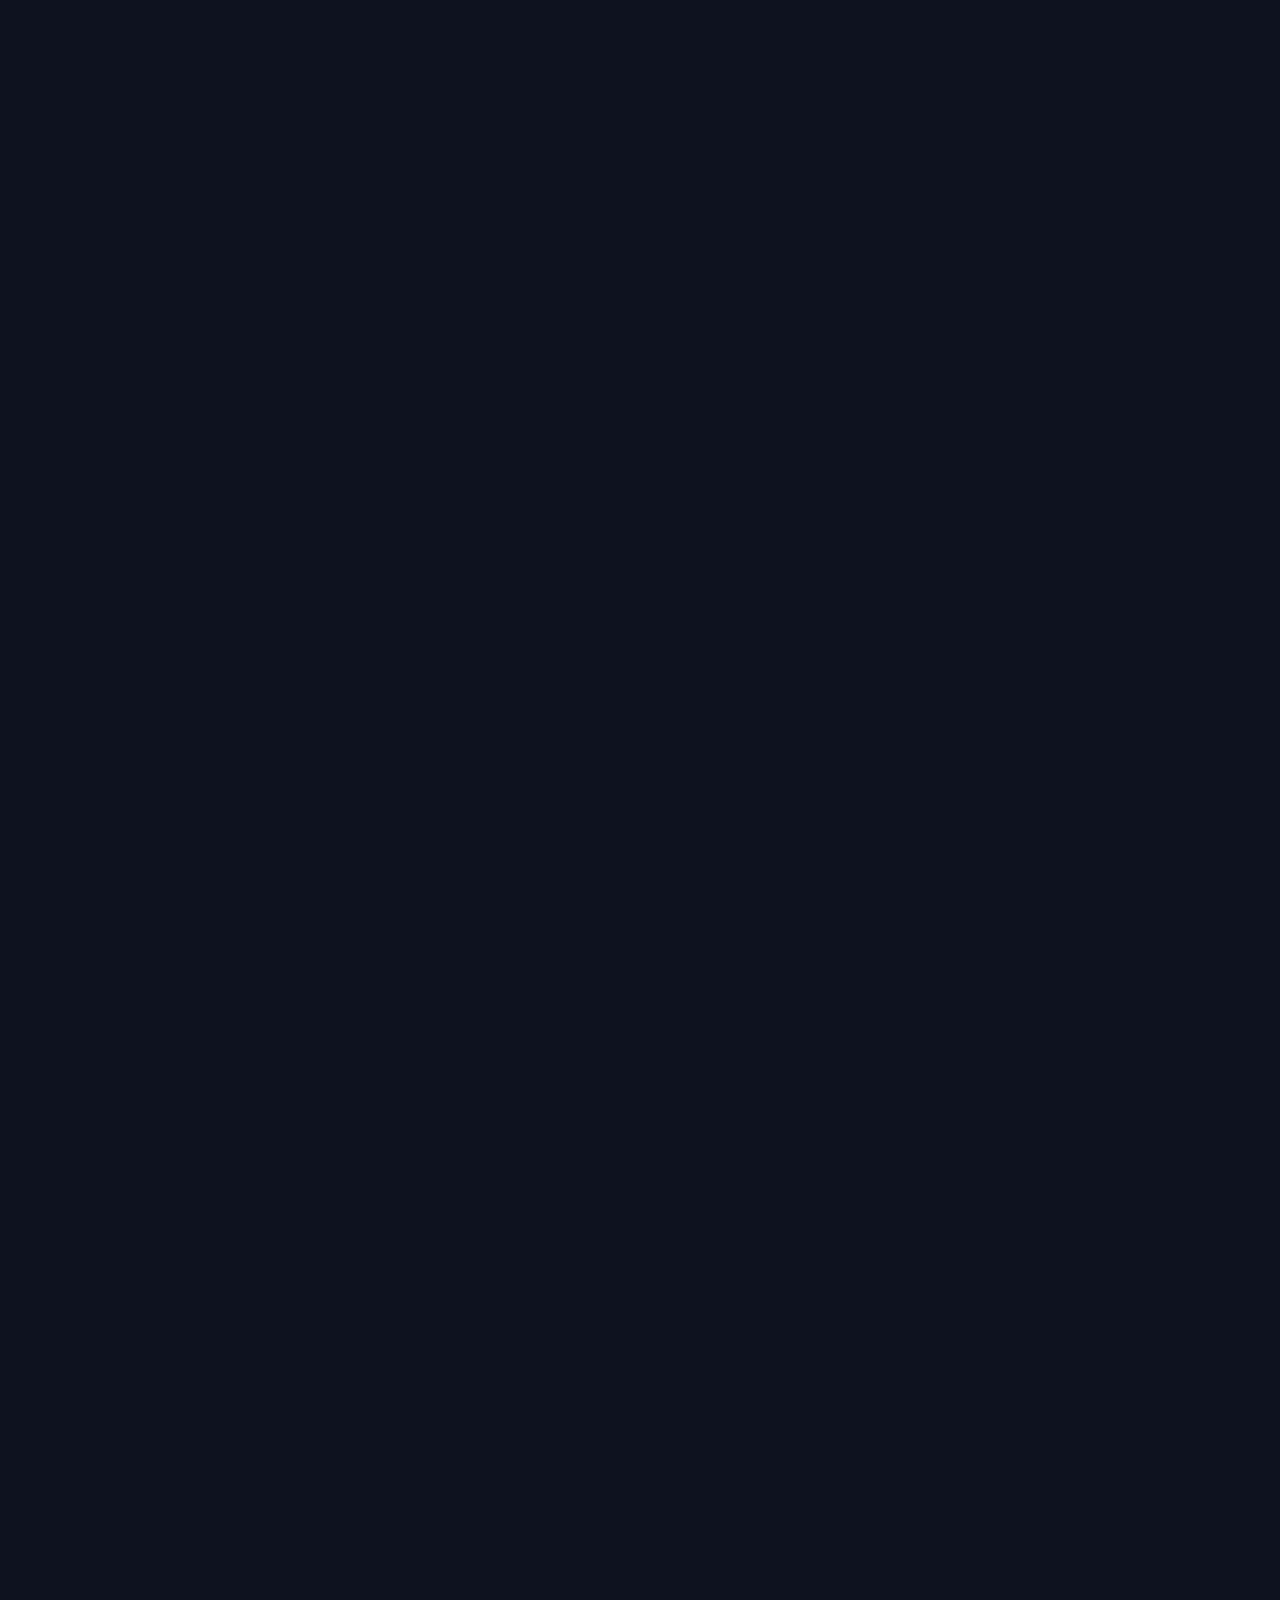
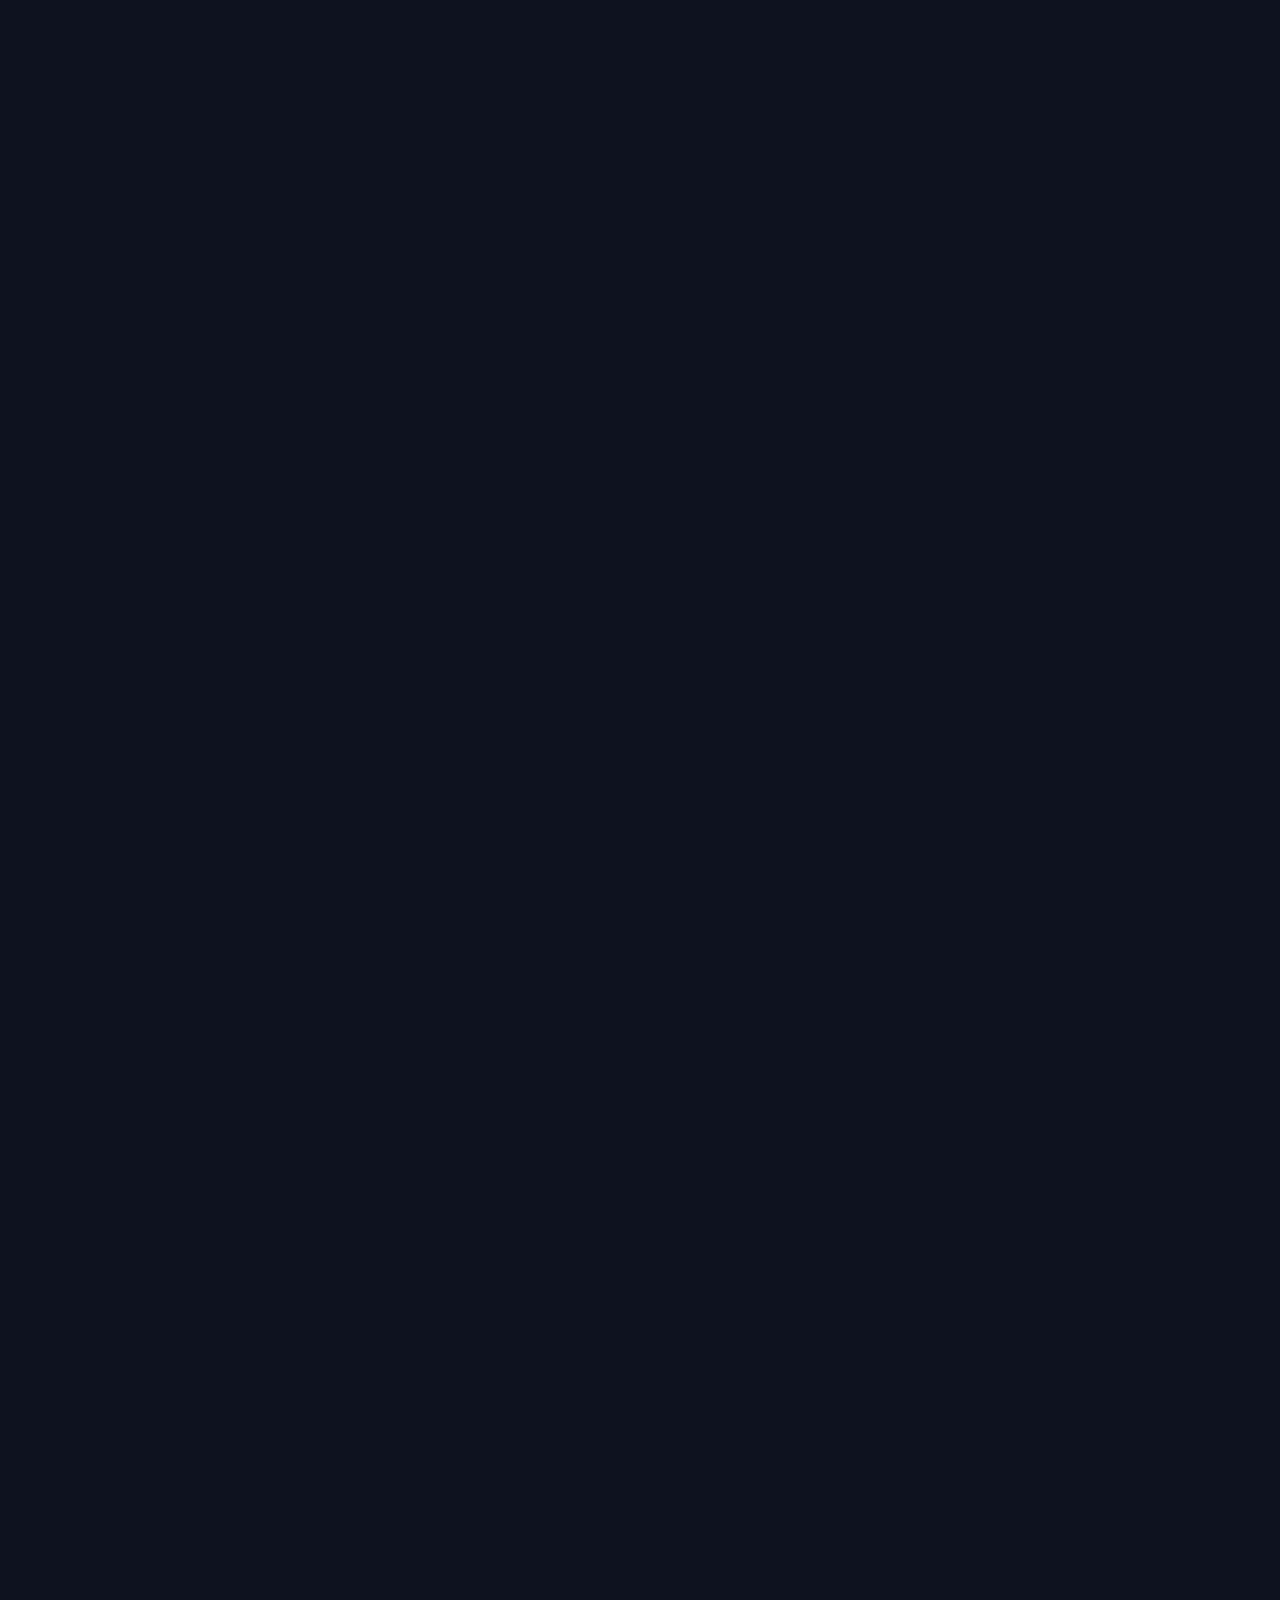
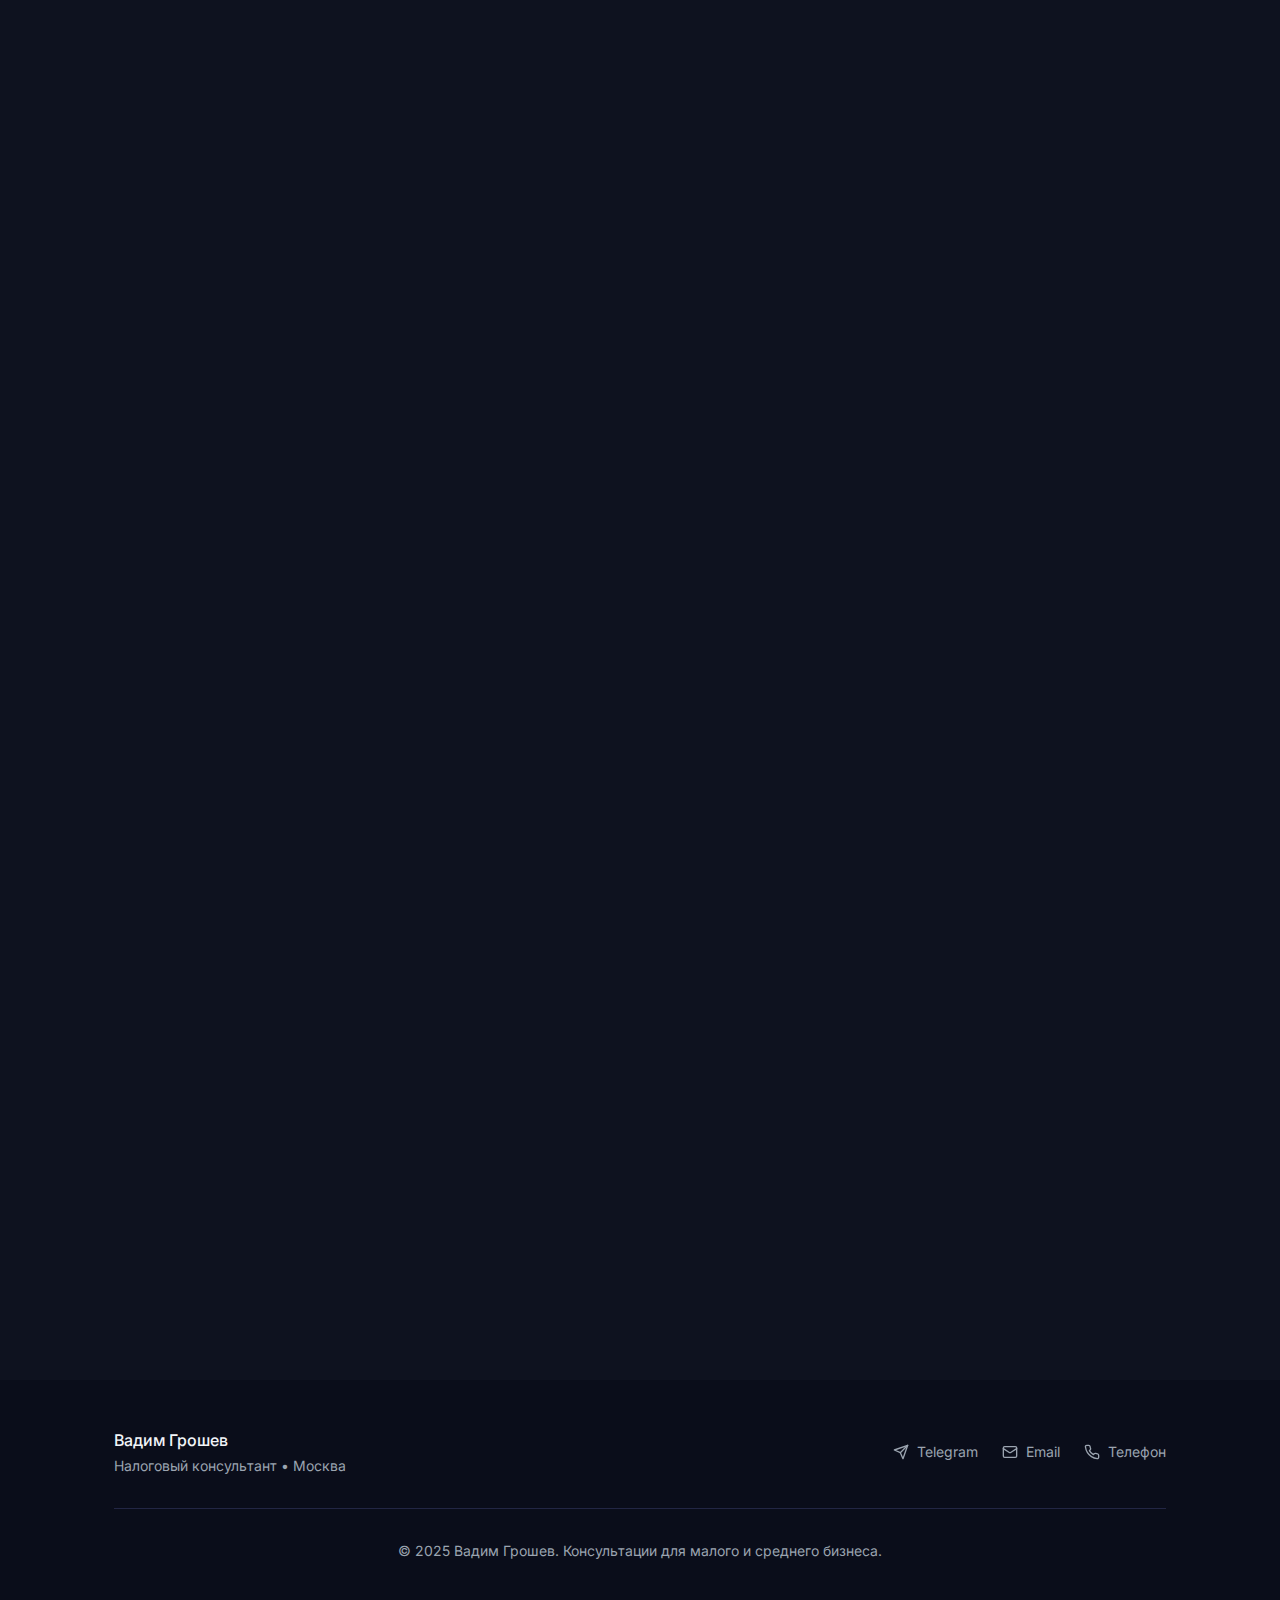
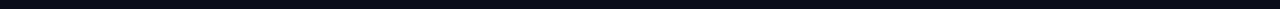
<file: vadim/index.html>
<!DOCTYPE html>
<html lang="ru">
<head>
  <meta charset="UTF-8">
  <meta name="viewport" content="width=device-width, initial-scale=1.0">
  <title>Вадим Грошев — Налоговый консультант</title>
  <meta name="description" content="Помогаю предпринимателям видеть реальную прибыль, навести порядок в учете и снизить налоговые риски.">
  <link rel="preconnect" href="https://fonts.googleapis.com">
  <link rel="preconnect" href="https://fonts.gstatic.com" crossorigin>
  <link href="https://fonts.googleapis.com/css2?family=Inter:wght@400;500;600;700&display=swap" rel="stylesheet">
  <style>
    *, *::before, *::after {
      box-sizing: border-box;
      border-width: 0;
      border-style: solid;
      border-color: hsl(233 33% 20%);
    }
    :root {
      --background: 226 37% 9%;
      --foreground: 220 33% 96%;
      --card: 233 33% 14%;
      --card-foreground: 220 33% 96%;
      --primary: 210 100% 65%;
      --primary-foreground: 0 0% 0%;
      --secondary: 232 38% 16%;
      --secondary-foreground: 220 33% 96%;
      --muted: 233 33% 14%;
      --muted-foreground: 214 12% 65%;
      --border: 233 33% 20%;
      --footer: 228 43% 7%;
      --gradient-start: 232 38% 16%;
      --gradient-end: 232 37% 12%;
      --radius: 1rem;
    }
    html {
      line-height: 1.5;
      -webkit-text-size-adjust: 100%;
      font-family: 'Inter', system-ui, -apple-system, BlinkMacSystemFont, sans-serif;
      -webkit-font-smoothing: antialiased;
      -moz-osx-font-smoothing: grayscale;
    }
    body {
      margin: 0;
      background-color: hsl(var(--background));
      color: hsl(var(--foreground));
      min-height: 100vh;
    }
    img {
      display: block;
      max-width: 100%;
      height: auto;
    }
    a {
      color: inherit;
      text-decoration: none;
    }
    h1, h2, h3, p {
      margin: 0;
    }
    /* Section Container */
    .section-container {
      max-width: 1100px;
      margin-left: auto;
      margin-right: auto;
      padding: 5rem 1.5rem;
    }
    /* Card Gradient */
    .card-gradient {
      background: linear-gradient(180deg, hsl(var(--gradient-start)), hsl(var(--gradient-end)));
    }
    /* Background utilities */
    .bg-background { background-color: hsl(var(--background)); }
    .bg-card { background-color: hsl(var(--card)); }
    .bg-footer { background-color: hsl(var(--footer)); }
    /* Text utilities */
    .text-foreground { color: hsl(var(--foreground)); }
    .text-primary { color: hsl(var(--primary)); }
    .text-muted-foreground { color: hsl(var(--muted-foreground)); }
    /* Border */
    .border-border { border-color: hsl(var(--border)); }
    .border-t { border-top-width: 1px; }
    /* Animations */
    @keyframes fadeInUp {
      from {
        opacity: 0;
        transform: translateY(30px);
      }
      to {
        opacity: 1;
        transform: translateY(0);
      }
    }
    .fade-in-up {
      animation: fadeInUp 0.8s ease forwards;
      opacity: 0;
    }
    .fade-in-up-delay-1 { animation: fadeInUp 0.8s ease 0.1s forwards; opacity: 0; }
    .fade-in-up-delay-2 { animation: fadeInUp 0.8s ease 0.2s forwards; opacity: 0; }
    .fade-in-up-delay-3 { animation: fadeInUp 0.8s ease 0.3s forwards; opacity: 0; }
    /* Typography */
    .text-xs { font-size: 0.75rem; line-height: 1rem; }
    .text-sm { font-size: 0.875rem; line-height: 1.25rem; }
    .text-base { font-size: 1rem; line-height: 1.5rem; }
    .text-lg { font-size: 1.125rem; line-height: 1.75rem; }
    .text-xl { font-size: 1.25rem; line-height: 1.75rem; }
    .text-2xl { font-size: 1.5rem; line-height: 2rem; }
    .text-3xl { font-size: 1.875rem; line-height: 2.25rem; }
    .text-4xl { font-size: 2.25rem; line-height: 2.5rem; }
    .text-5xl { font-size: 3rem; line-height: 1; }
    .font-medium { font-weight: 500; }
    .font-semibold { font-weight: 600; }
    .font-bold { font-weight: 700; }
    .tracking-tight { letter-spacing: -0.025em; }
    .leading-tight { line-height: 1.25; }
    /* Spacing */
    .mb-1 { margin-bottom: 0.25rem; }
    .mb-2 { margin-bottom: 0.5rem; }
    .mb-3 { margin-bottom: 0.75rem; }
    .mb-4 { margin-bottom: 1rem; }
    .mb-6 { margin-bottom: 1.5rem; }
    .mb-8 { margin-bottom: 2rem; }
    .mb-10 { margin-bottom: 2.5rem; }
    .mt-1 { margin-top: 0.25rem; }
    .mt-2 { margin-top: 0.5rem; }
    .mt-4 { margin-top: 1rem; }
    .mt-8 { margin-top: 2rem; }
    .mr-2 { margin-right: 0.5rem; }
    .pt-4 { padding-top: 1rem; }
    .pt-8 { padding-top: 2rem; }
    .pt-32 { padding-top: 8rem; }
    .py-12 { padding-top: 3rem; padding-bottom: 3rem; }
    .p-4 { padding: 1rem; }
    .p-6 { padding: 1.5rem; }
    .p-7 { padding: 1.75rem; }
    .p-8 { padding: 2rem; }
    .px-6 { padding-left: 1.5rem; padding-right: 1.5rem; }
    .gap-2 { gap: 0.5rem; }
    .gap-4 { gap: 1rem; }
    .gap-6 { gap: 1.5rem; }
    .gap-10 { gap: 2.5rem; }
    .space-y-4 > * + * { margin-top: 1rem; }
    .space-y-6 > * + * { margin-top: 1.5rem; }
    /* Layout */
    .flex { display: flex; }
    .inline-flex { display: inline-flex; }
    .grid { display: grid; }
    .flex-col { flex-direction: column; }
    .flex-row { flex-direction: row; }
    .flex-1 { flex: 1 1 0%; }
    .flex-shrink-0 { flex-shrink: 0; }
    .items-center { align-items: center; }
    .justify-center { justify-content: center; }
    .justify-between { justify-content: space-between; }
    .text-center { text-align: center; }
    .text-left { text-align: left; }
    .mx-auto { margin-left: auto; margin-right: auto; }
    .min-h-screen { min-height: 100vh; }
    /* Grid */
    .grid-cols-1 { grid-template-columns: repeat(1, minmax(0, 1fr)); }
    .grid-cols-2 { grid-template-columns: repeat(2, minmax(0, 1fr)); }
    /* Sizing */
    .w-4 { width: 1rem; }
    .w-6 { width: 1.5rem; }
    .w-32 { width: 8rem; }
    .w-48 { width: 12rem; }
    .h-4 { height: 1rem; }
    .h-6 { height: 1.5rem; }
    .h-32 { height: 8rem; }
    .h-48 { height: 12rem; }
    .min-h-\[200px\] { min-height: 200px; }
    .max-w-\[600px\] { max-width: 600px; }
    .max-w-\[720px\] { max-width: 720px; }
    .max-w-\[1100px\] { max-width: 1100px; }
    /* Border Radius */
    .rounded-lg { border-radius: 0.5rem; }
    .rounded-xl { border-radius: 0.75rem; }
    .rounded-2xl { border-radius: 1rem; }
    .rounded-full { border-radius: 9999px; }
    /* Object */
    .object-cover { object-fit: cover; }
    /* Shadow */
    .shadow-lg { box-shadow: 0 10px 15px -3px rgba(0,0,0,0.1), 0 4px 6px -4px rgba(0,0,0,0.1); }
    .shadow-xl { box-shadow: 0 20px 25px -5px rgba(0,0,0,0.1), 0 8px 10px -6px rgba(0,0,0,0.1); }
    /* Transitions */
    .transition-colors { transition-property: color, background-color, border-color; transition-duration: 150ms; }
    .hover\:text-primary:hover { color: hsl(var(--primary)); }
    /* Button */
    .btn {
      display: inline-flex;
      align-items: center;
      justify-content: center;
      gap: 0.5rem;
      white-space: nowrap;
      border-radius: 0.5rem;
      font-size: 1rem;
      font-weight: 500;
      transition: all 150ms;
      cursor: pointer;
      padding: 0.75rem 2rem;
    }
    .btn-primary {
      background-color: hsl(var(--primary));
      color: hsl(var(--primary-foreground));
    }
    .btn-primary:hover {
      background-color: hsl(210 100% 55%);
    }
    .btn-outline {
      background-color: transparent;
      border: 1px solid hsl(var(--border));
      color: hsl(var(--foreground));
    }
    .btn-outline:hover {
      background-color: hsl(var(--card));
    }
    /* SVG Icons */
    .icon {
      width: 1rem;
      height: 1rem;
      stroke: currentColor;
      stroke-width: 2;
      stroke-linecap: round;
      stroke-linejoin: round;
      fill: none;
    }
    .icon-lg {
      width: 1.5rem;
      height: 1.5rem;
    }
    /* Responsive */
    @media (min-width: 640px) {
      .sm\:flex-row { flex-direction: row; }
      .sm\:grid-cols-2 { grid-template-columns: repeat(2, minmax(0, 1fr)); }
      .sm\:grid-cols-4 { grid-template-columns: repeat(4, minmax(0, 1fr)); }
    }
    @media (min-width: 768px) {
      .md\:flex-row { flex-direction: row; }
      .md\:grid-cols-2 { grid-template-columns: repeat(2, minmax(0, 1fr)); }
      .md\:grid-cols-3 { grid-template-columns: repeat(3, minmax(0, 1fr)); }
      .md\:w-40 { width: 10rem; }
      .md\:w-48 { width: 12rem; }
      .md\:h-40 { height: 10rem; }
      .md\:text-3xl { font-size: 1.875rem; line-height: 2.25rem; }
      .md\:text-5xl { font-size: 3rem; line-height: 1; }
      .md\:text-left { text-align: left; }
    }
    @media (min-width: 1024px) {
      .lg\:flex-row { flex-direction: row; }
      .lg\:grid-cols-3 { grid-template-columns: repeat(3, minmax(0, 1fr)); }
      .lg\:grid-cols-4 { grid-template-columns: repeat(4, minmax(0, 1fr)); }
      .lg\:w-64 { width: 16rem; }
      .lg\:h-64 { height: 16rem; }
      .lg\:text-\[52px\] { font-size: 52px; }
      .lg\:gap-16 { gap: 4rem; }
      .lg\:mx-0 { margin-left: 0; margin-right: 0; }
    }
  </style>
</head>
<body>
  <div class="min-h-screen bg-background">
    <!-- Hero Section -->
    <section class="section-container pt-32 text-center fade-in-up">
      <img
        src="assets/vadim-groshev-hero.jpg"
        alt="Вадим Грошев"
        class="w-32 h-32 md:w-40 md:h-40 rounded-full object-cover shadow-lg mx-auto mb-6"
      >
      <p class="text-primary font-medium mb-4">Вадим Грошев • Налоговый консультант</p>
      <h1 class="text-4xl md:text-5xl lg:text-[52px] font-semibold tracking-tight mb-6 leading-tight">
        Финансы и налоги без хаоса
      </h1>
      <p class="text-lg text-muted-foreground max-w-[720px] mx-auto mb-8">
        Помогаю предпринимателям видеть реальную прибыль, навести порядок в учете и снизить налоговые риски – спокойно и по делу.
      </p>
      <a href="#cta" class="btn btn-primary text-base font-medium">
        Получить консультацию
      </a>
    </section>
    <!-- Problems Section -->
    <section class="section-container fade-in-up">
      <h2 class="text-2xl md:text-3xl font-semibold tracking-tight mb-8">
        Почему это важно
      </h2>
      <div class="grid grid-cols-1 md:grid-cols-3 gap-6">
        <div class="bg-card p-7 rounded-lg fade-in-up">
          <h3 class="text-lg font-semibold mb-3">Деньги есть, прибыли нет</h3>
          <p class="text-muted-foreground">Без понятного учета бизнес зарабатывает «на глаз» и теряет деньги незаметно.</p>
        </div>
        <div class="bg-card p-7 rounded-lg fade-in-up" style="animation-delay: 0.1s">
          <h3 class="text-lg font-semibold mb-3">Страх налоговой</h3>
          <p class="text-muted-foreground">Ошибки в документах и сделках – частая причина доначислений и штрафов.</p>
        </div>
        <div class="bg-card p-7 rounded-lg fade-in-up" style="animation-delay: 0.2s">
          <h3 class="text-lg font-semibold mb-3">Хаос в отчетах</h3>
          <p class="text-muted-foreground">Цифры есть, но решений на них принять невозможно.</p>
        </div>
      </div>
    </section>
    <!-- Services Section -->
    <section class="section-container fade-in-up">
      <h2 class="text-2xl md:text-3xl font-semibold tracking-tight mb-8">
        Услуги
      </h2>
      <div class="grid grid-cols-1 md:grid-cols-2 lg:grid-cols-3 gap-6">
        <div class="card-gradient p-8 rounded-xl flex flex-col justify-between min-h-[200px] fade-in-up">
          <div>
            <h3 class="text-lg font-semibold mb-3">Наведение порядка в учете</h3>
            <p class="text-muted-foreground">Восстановление и настройка бухгалтерского и налогового учета под реальный бизнес.</p>
          </div>
          <p class="mt-4 font-medium text-primary">от 150 000 ₽</p>
        </div>
        <div class="card-gradient p-8 rounded-xl flex flex-col justify-between min-h-[200px] fade-in-up" style="animation-delay: 0.1s">
          <div>
            <h3 class="text-lg font-semibold mb-3">Налоговая диагностика</h3>
            <p class="text-muted-foreground">Поиск рисков и слабых мест, рекомендации как безопасно работать дальше.</p>
          </div>
          <p class="mt-4 font-medium text-primary">от 80 000 ₽</p>
        </div>
        <div class="card-gradient p-8 rounded-xl flex flex-col justify-between min-h-[200px] fade-in-up" style="animation-delay: 0.2s">
          <div>
            <h3 class="text-lg font-semibold mb-3">Структурирование сделок</h3>
            <p class="text-muted-foreground">Проверка договоров и сделок до подписания, без сюрпризов от ФНС.</p>
          </div>
          <p class="mt-4 font-medium text-primary">от 30 000 ₽</p>
        </div>
        <div class="card-gradient p-8 rounded-xl flex flex-col justify-between min-h-[200px] fade-in-up" style="animation-delay: 0.3s">
          <div>
            <h3 class="text-lg font-semibold mb-3">Сопровождение проверок</h3>
            <p class="text-muted-foreground">Подготовка и защита интересов бизнеса при камеральных и выездных проверках.</p>
          </div>
          <p class="mt-4 font-medium text-primary">от 100 000 ₽</p>
        </div>
        <div class="card-gradient p-8 rounded-xl flex flex-col justify-between min-h-[200px] fade-in-up" style="animation-delay: 0.4s">
          <div>
            <h3 class="text-lg font-semibold mb-3">Отчетность для собственника</h3>
            <p class="text-muted-foreground">Цифры, которые показывают реальную прибыль и помогают принимать решения.</p>
          </div>
          <p class="mt-4 font-medium text-primary">от 50 000 ₽</p>
        </div>
      </div>
    </section>
    <!-- About Section -->
    <section class="section-container fade-in-up">
      <h2 class="text-2xl md:text-3xl font-semibold tracking-tight mb-10">
        Обо мне
      </h2>
      <div class="flex flex-col lg:flex-row gap-10 lg:gap-16">
        <div class="flex-shrink-0">
          <img
            src="../assets/vadim-groshev-about.jpg"
            alt="Вадим Грошев"
            class="w-48 h-48 lg:w-64 lg:h-64 rounded-2xl object-cover shadow-xl mx-auto lg:mx-0"
          >
        </div>
        <div class="flex-1 space-y-6">
          <div>
            <p class="text-foreground text-2xl font-semibold mb-2">Вадим Грошев</p>
            <p class="text-primary font-medium">Налоговый консультант</p>
          </div>
          <div class="space-y-4 text-muted-foreground">
            <p>Более 22 лет в налогах и финансах. Работал в Связном (12 лет) и STS Logistics – налоговый учет, аудит, методология.</p>
            <p>С 2023 года веду частную практику: консультирую по сложным вопросам, сопровождаю проверки ФНС, помогаю структурировать сделки.</p>
          </div>
          <div class="grid grid-cols-2 sm:grid-cols-4 gap-4 pt-4">
            <div class="bg-card p-4 rounded-lg text-center">
              <p class="text-xl font-bold text-primary">22+</p>
              <p class="text-muted-foreground text-xs mt-1">года в финансах</p>
            </div>
            <div class="bg-card p-4 rounded-lg text-center">
              <p class="text-xl font-bold text-primary">12</p>
              <p class="text-muted-foreground text-xs mt-1">лет в Связном</p>
            </div>
            <div class="bg-card p-4 rounded-lg text-center">
              <p class="text-xl font-bold text-primary">МСБ</p>
              <p class="text-muted-foreground text-xs mt-1">основной фокус</p>
            </div>
            <div class="bg-card p-4 rounded-lg text-center">
              <p class="text-xl font-bold text-primary">2023</p>
              <p class="text-muted-foreground text-xs mt-1">частная практика</p>
            </div>
          </div>
        </div>
      </div>
    </section>
    <!-- Experience Section -->
    <section class="section-container fade-in-up">
      <h2 class="text-2xl md:text-3xl font-semibold tracking-tight mb-8">
        Опыт работы
      </h2>
      <div class="space-y-6">
        <div class="bg-card p-6 rounded-lg fade-in-up flex flex-col md:flex-row gap-4">
          <div class="md:w-48 flex-shrink-0">
            <p class="text-primary text-sm font-medium">2023 – настоящее время</p>
          </div>
          <div class="flex-1">
            <h3 class="text-lg font-semibold mb-1">Частная практика</h3>
            <p class="text-muted-foreground text-sm mb-2">Налоговый консультант</p>
            <p class="text-muted-foreground">Досудебное урегулирование споров с ФНС, оспаривание результатов проверок, консультации по сложным вопросам, структурирование сделок.</p>
          </div>
        </div>
        <div class="bg-card p-6 rounded-lg fade-in-up flex flex-col md:flex-row gap-4" style="animation-delay: 0.1s">
          <div class="md:w-48 flex-shrink-0">
            <p class="text-primary text-sm font-medium">2022 – 2023</p>
          </div>
          <div class="flex-1">
            <h3 class="text-lg font-semibold mb-1">Комус</h3>
            <p class="text-muted-foreground text-sm mb-2">Налоговый консультант</p>
            <p class="text-muted-foreground">Консультации по хозяйственно-правовым вопросам, анализ сделок, разработка учетной политики группы компаний.</p>
          </div>
        </div>
        <div class="bg-card p-6 rounded-lg fade-in-up flex flex-col md:flex-row gap-4" style="animation-delay: 0.2s">
          <div class="md:w-48 flex-shrink-0">
            <p class="text-primary text-sm font-medium">2010 – 2022</p>
          </div>
          <div class="flex-1">
            <h3 class="text-lg font-semibold mb-1">Связной</h3>
            <p class="text-muted-foreground text-sm mb-2">Налоговый консультант</p>
            <p class="text-muted-foreground">Аудит отчетности группы компаний, анализ налоговых последствий проектов, участие в реорганизации Холдинга, разработка регламентов учета.</p>
          </div>
        </div>
        <div class="bg-card p-6 rounded-lg fade-in-up flex flex-col md:flex-row gap-4" style="animation-delay: 0.3s">
          <div class="md:w-48 flex-shrink-0">
            <p class="text-primary text-sm font-medium">2008 – 2010</p>
          </div>
          <div class="flex-1">
            <h3 class="text-lg font-semibold mb-1">СТС Логистикс</h3>
            <p class="text-muted-foreground text-sm mb-2">Внутренний аудитор</p>
            <p class="text-muted-foreground">Аудиторские проверки компаний Холдинга, проведение тренингов, разработка учетной политики, финансовый анализ.</p>
          </div>
        </div>
      </div>
    </section>
    <!-- Cases Section -->
    <section class="section-container fade-in-up">
      <h2 class="text-2xl md:text-3xl font-semibold tracking-tight mb-8">
        Кейсы
      </h2>
      <div class="grid grid-cols-1 md:grid-cols-2 gap-6">
        <div class="bg-card p-6 rounded-lg fade-in-up">
          <p class="text-primary text-sm font-medium mb-2">Торговая компания</p>
          <h3 class="text-lg font-semibold mb-3">Снижение налоговой нагрузки на 18%</h3>
          <p class="text-muted-foreground">Провел аудит учетной политики и оптимизировал структуру расходов. Результат – легальная экономия более 2 млн ₽ в год.</p>
        </div>
        <div class="bg-card p-6 rounded-lg fade-in-up" style="animation-delay: 0.1s">
          <p class="text-primary text-sm font-medium mb-2">IT-компания</p>
          <h3 class="text-lg font-semibold mb-3">Успешное прохождение выездной проверки</h3>
          <p class="text-muted-foreground">Подготовил документы и представлял интересы клиента. Доначисления снижены с 12 млн до 800 тыс. ₽.</p>
        </div>
        <div class="bg-card p-6 rounded-lg fade-in-up" style="animation-delay: 0.2s">
          <p class="text-primary text-sm font-medium mb-2">Производство</p>
          <h3 class="text-lg font-semibold mb-3">Восстановление учета за 3 года</h3>
          <p class="text-muted-foreground">Полностью восстановил бухгалтерский и налоговый учет, внедрил регламенты для предотвращения ошибок.</p>
        </div>
        <div class="bg-card p-6 rounded-lg fade-in-up" style="animation-delay: 0.3s">
          <p class="text-primary text-sm font-medium mb-2">Ритейл</p>
          <h3 class="text-lg font-semibold mb-3">Структурирование сделки M&A</h3>
          <p class="text-muted-foreground">Разработал налогово-эффективную структуру сделки по покупке бизнеса, минимизировав риски для покупателя.</p>
        </div>
      </div>
    </section>
    <!-- Contacts Section -->
    <section class="section-container fade-in-up">
      <h2 class="text-2xl md:text-3xl font-semibold tracking-tight mb-8">
        Контакты
      </h2>
      <div class="grid grid-cols-1 sm:grid-cols-2 lg:grid-cols-4 gap-6">
        <div class="bg-card p-6 rounded-lg fade-in-up">
          <svg class="icon icon-lg text-primary mb-4" viewBox="0 0 24 24"><path d="m22 2-7 20-4-9-9-4Z"/><path d="M22 2 11 13"/></svg>
          <p class="text-muted-foreground text-sm mb-1">Telegram</p>
          <a href="https://t.me/VadGr0" target="_blank" rel="noopener noreferrer" class="text-foreground font-medium hover:text-primary transition-colors">@VadGr0</a>
          <p class="text-primary text-xs mt-2">предпочитаемый способ связи</p>
        </div>
        <div class="bg-card p-6 rounded-lg fade-in-up" style="animation-delay: 0.1s">
          <svg class="icon icon-lg text-primary mb-4" viewBox="0 0 24 24"><path d="M22 16.92v3a2 2 0 0 1-2.18 2 19.79 19.79 0 0 1-8.63-3.07 19.5 19.5 0 0 1-6-6 19.79 19.79 0 0 1-3.07-8.67A2 2 0 0 1 4.11 2h3a2 2 0 0 1 2 1.72 12.84 12.84 0 0 0 .7 2.81 2 2 0 0 1-.45 2.11L8.09 9.91a16 16 0 0 0 6 6l1.27-1.27a2 2 0 0 1 2.11-.45 12.84 12.84 0 0 0 2.81.7A2 2 0 0 1 22 16.92z"/></svg>
          <p class="text-muted-foreground text-sm mb-1">Телефон</p>
          <a href="tel:+79263583823" class="text-foreground font-medium hover:text-primary transition-colors">+7 (926) 358-38-23</a>
        </div>
        <div class="bg-card p-6 rounded-lg fade-in-up" style="animation-delay: 0.2s">
          <svg class="icon icon-lg text-primary mb-4" viewBox="0 0 24 24"><rect width="20" height="16" x="2" y="4" rx="2"/><path d="m22 7-8.97 5.7a1.94 1.94 0 0 1-2.06 0L2 7"/></svg>
          <p class="text-muted-foreground text-sm mb-1">Email</p>
          <a href="mailto:vadimgr.gr@yandex.ru" class="text-foreground font-medium hover:text-primary transition-colors">vadimgr.gr@yandex.ru</a>
        </div>
        <div class="bg-card p-6 rounded-lg fade-in-up" style="animation-delay: 0.3s">
          <svg class="icon icon-lg text-primary mb-4" viewBox="0 0 24 24"><path d="M20 10c0 4.993-5.539 10.193-7.399 11.799a1 1 0 0 1-1.202 0C9.539 20.193 4 14.993 4 10a8 8 0 0 1 16 0"/><circle cx="12" cy="10" r="3"/></svg>
          <p class="text-muted-foreground text-sm mb-1">Локация</p>
          <p class="text-foreground font-medium">Москва</p>
        </div>
      </div>
    </section>
    <!-- CTA Section -->
    <section id="cta" class="section-container text-center fade-in-up">
      <h2 class="text-2xl md:text-3xl font-semibold tracking-tight mb-4">
        Готовы навести порядок?
      </h2>
      <p class="text-lg text-muted-foreground max-w-[600px] mx-auto mb-8">
        Оставьте заявку – разберем вашу ситуацию и подскажем оптимальный формат работы.
      </p>
      <div class="flex flex-col sm:flex-row gap-4 justify-center">
        <a href="https://t.me/VadGr0" target="_blank" rel="noopener noreferrer" class="btn btn-primary text-base font-medium">
          <svg class="icon" viewBox="0 0 24 24"><path d="m22 2-7 20-4-9-9-4Z"/><path d="M22 2 11 13"/></svg>
          Написать в Telegram
        </a>
        <a href="mailto:vadimgr.gr@yandex.ru" class="btn btn-outline text-base font-medium">
          Отправить Email
        </a>
      </div>
    </section>
    <!-- Footer -->
    <footer class="bg-footer py-12">
      <div class="max-w-[1100px] mx-auto px-6">
        <div class="flex flex-col md:flex-row justify-between items-center gap-6">
          <div class="text-center md:text-left">
            <p class="text-foreground font-medium mb-1">Вадим Грошев</p>
            <p class="text-muted-foreground text-sm">Налоговый консультант • Москва</p>
          </div>
          <div class="flex items-center gap-6">
            <a href="https://t.me/VadGr0" target="_blank" rel="noopener noreferrer" class="flex items-center gap-2 text-muted-foreground hover:text-primary transition-colors">
              <svg class="icon" viewBox="0 0 24 24"><path d="m22 2-7 20-4-9-9-4Z"/><path d="M22 2 11 13"/></svg>
              <span class="text-sm">Telegram</span>
            </a>
            <a href="mailto:vadimgr.gr@yandex.ru" class="flex items-center gap-2 text-muted-foreground hover:text-primary transition-colors">
              <svg class="icon" viewBox="0 0 24 24"><rect width="20" height="16" x="2" y="4" rx="2"/><path d="m22 7-8.97 5.7a1.94 1.94 0 0 1-2.06 0L2 7"/></svg>
              <span class="text-sm">Email</span>
            </a>
            <a href="tel:+79263583823" class="flex items-center gap-2 text-muted-foreground hover:text-primary transition-colors">
              <svg class="icon" viewBox="0 0 24 24"><path d="M22 16.92v3a2 2 0 0 1-2.18 2 19.79 19.79 0 0 1-8.63-3.07 19.5 19.5 0 0 1-6-6 19.79 19.79 0 0 1-3.07-8.67A2 2 0 0 1 4.11 2h3a2 2 0 0 1 2 1.72 12.84 12.84 0 0 0 .7 2.81 2 2 0 0 1-.45 2.11L8.09 9.91a16 16 0 0 0 6 6l1.27-1.27a2 2 0 0 1 2.11-.45 12.84 12.84 0 0 0 2.81.7A2 2 0 0 1 22 16.92z"/></svg>
              <span class="text-sm">Телефон</span>
            </a>
          </div>
        </div>
        <div class="border-t border-border mt-8 pt-8 text-center">
          <p class="text-muted-foreground text-sm">© 2025 Вадим Грошев. Консультации для малого и среднего бизнеса.</p>
        </div>
      </div>
    </footer>
  </div>
  <script>
    // Smooth scroll for anchor links
    document.querySelectorAll('a[href^="#"]').forEach(anchor => {
      anchor.addEventListener('click', function (e) {
        e.preventDefault();
        const target = document.querySelector(this.getAttribute('href'));
        if (target) {
          target.scrollIntoView({ behavior: 'smooth' });
        }
      });
    });
  </script>
</body>
</html>
</file>
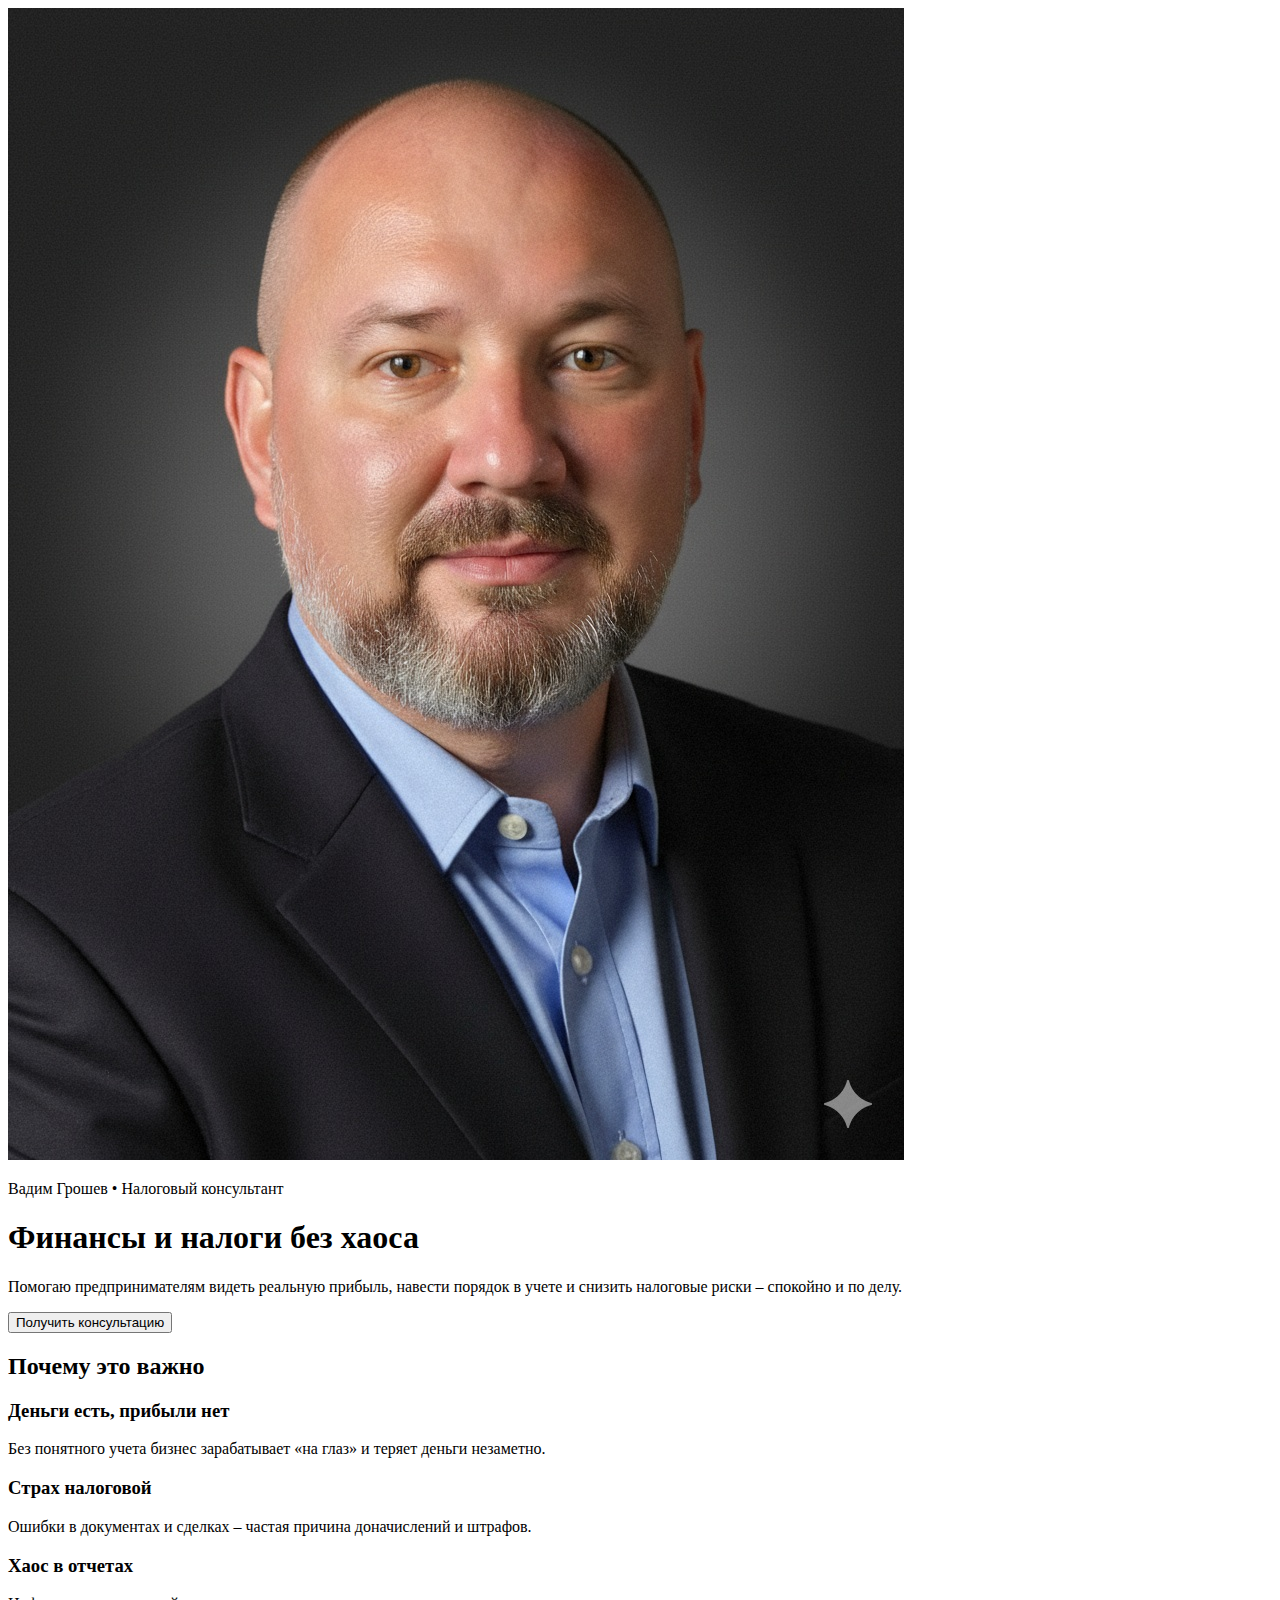
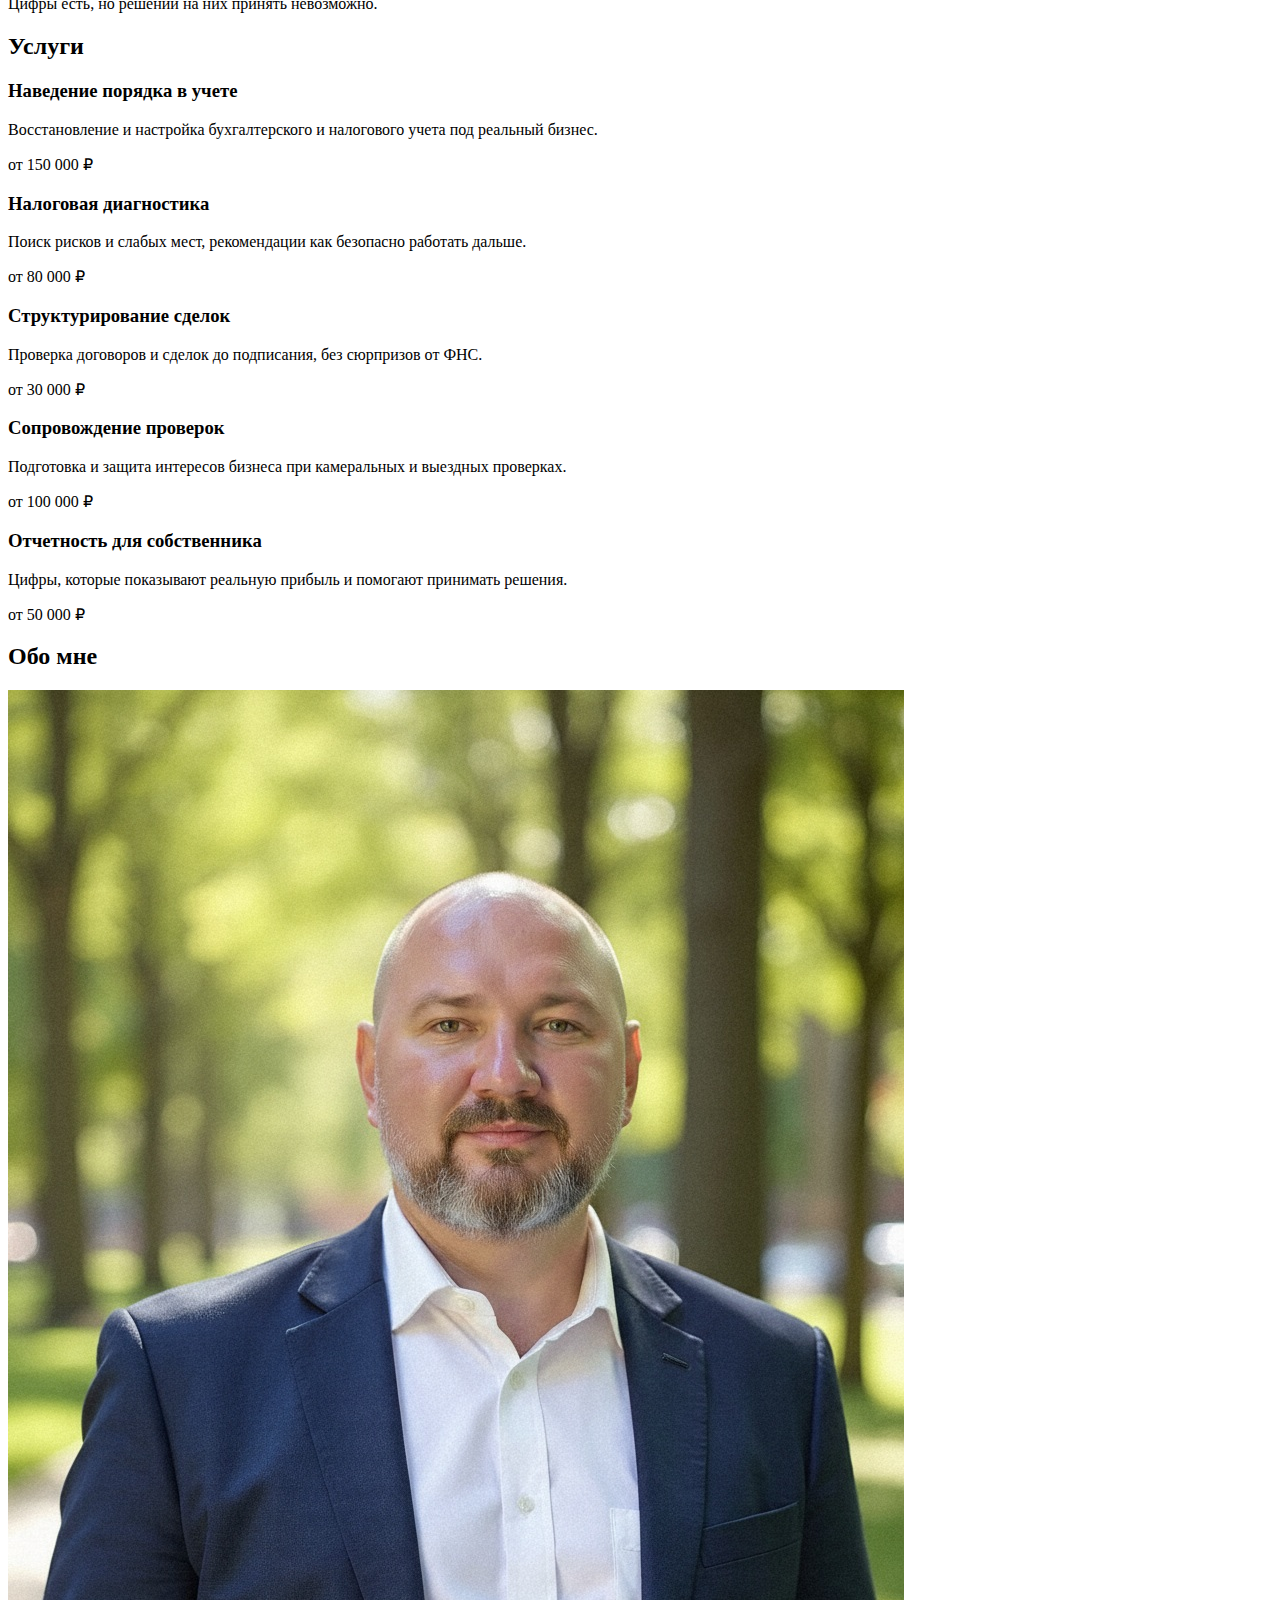
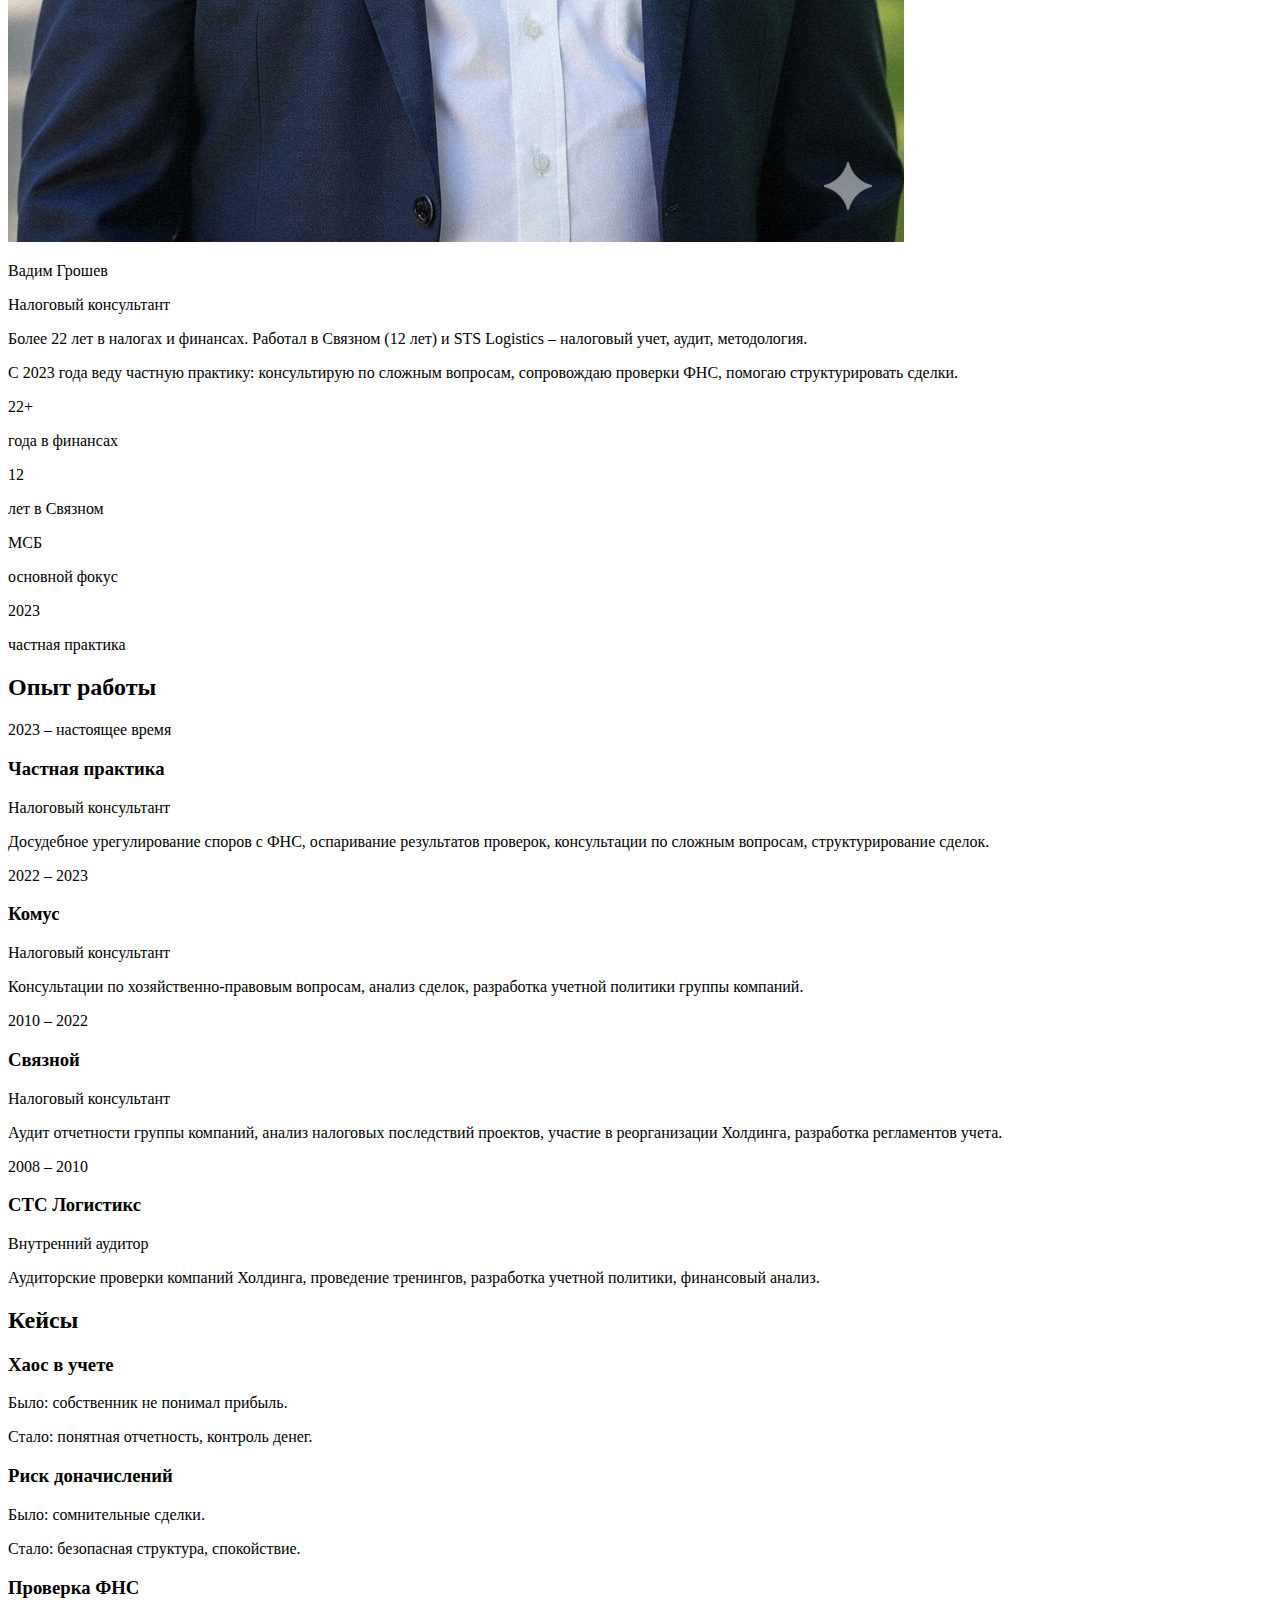
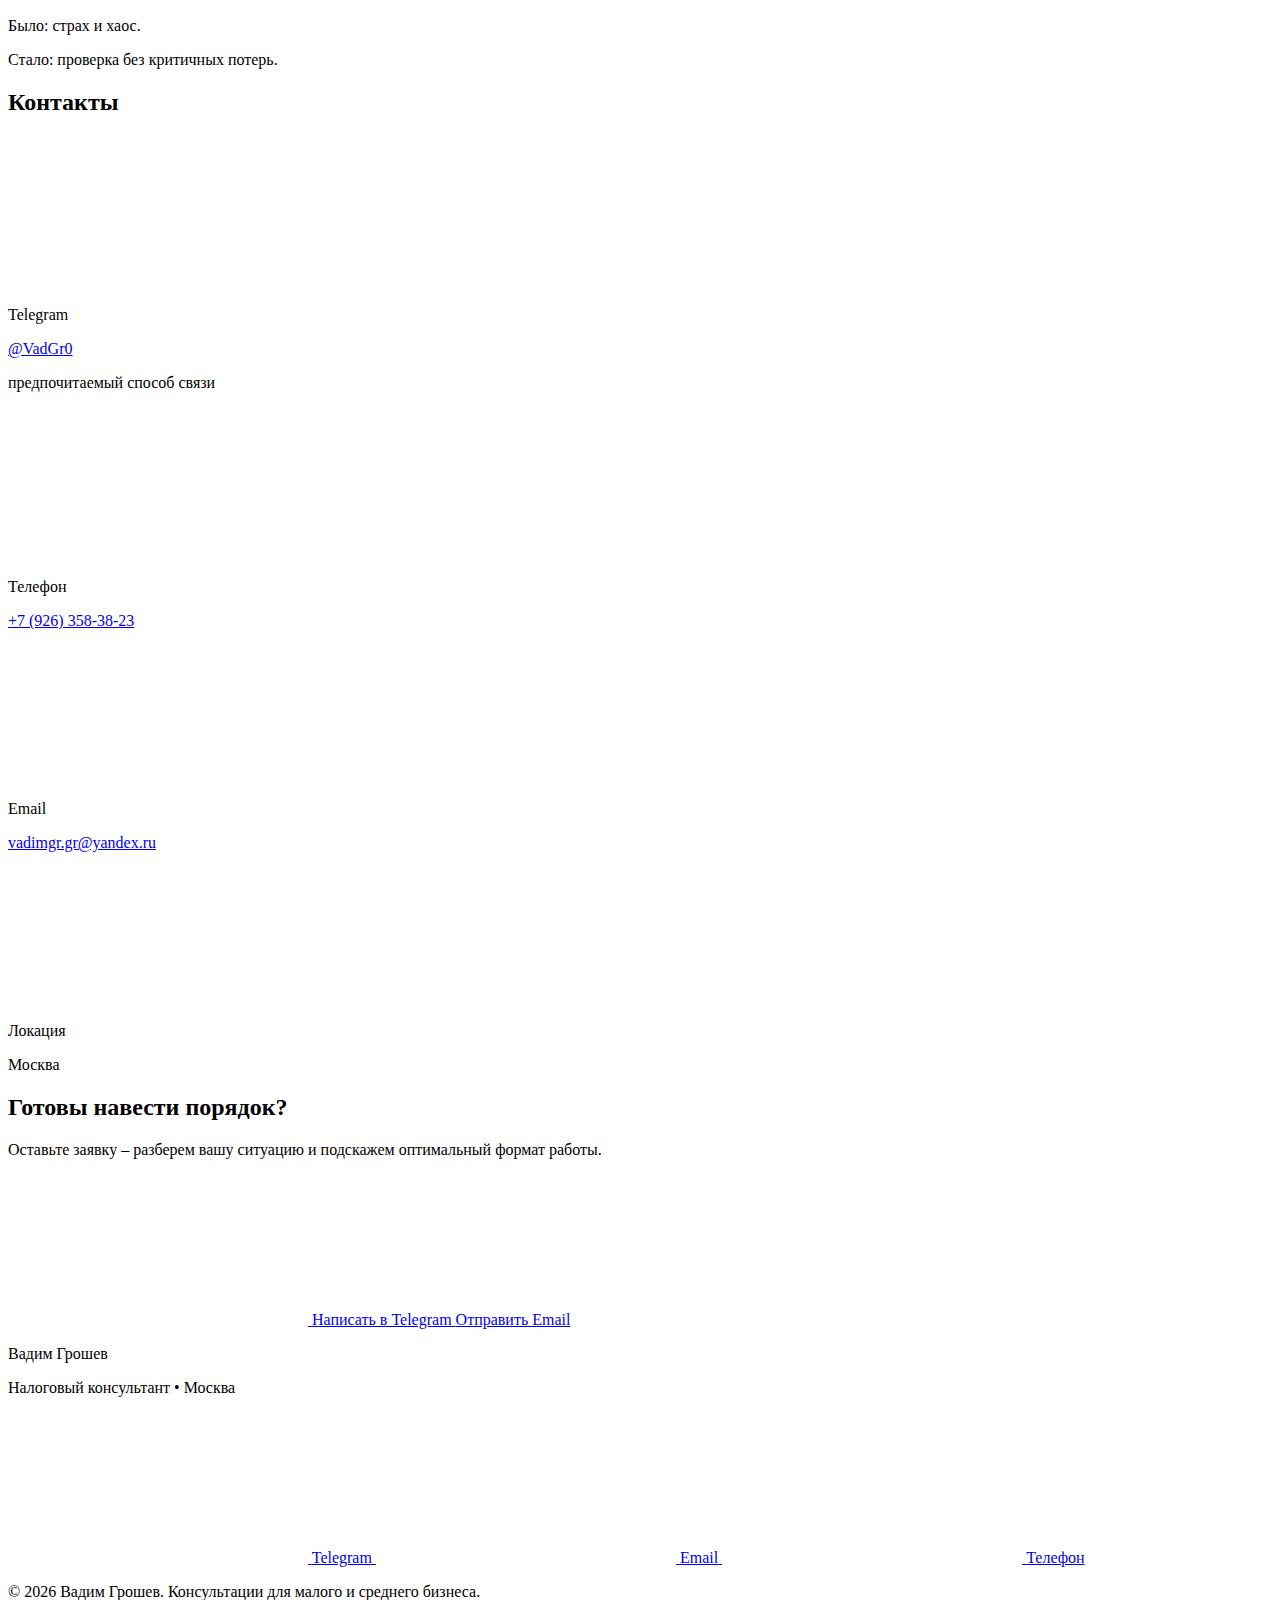
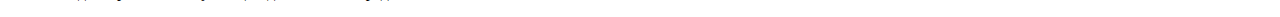
<file: vadim.html>
<!DOCTYPE html>
<html lang="ru">
<head>
  <meta charset="UTF-8" />
  <meta name="viewport" content="width=device-width, initial-scale=1.0" />
  <title>Вадим Грошев – Налоговый консультант</title>
  <meta name="description" content="Помогаю предпринимателям видеть реальную прибыль, навести порядок в учете и снизить налоговые риски" />
  <link href="https://fonts.googleapis.com/css2?family=Inter:wght@400;500;600;700&display=swap" rel="stylesheet" />
</head>
<body>
  <div id="root">
    <div class="min-h-screen bg-background">
      
      <!-- Hero Section -->
      <section class="section-container pt-32 text-center fade-in-up">
        <img src="/assets/vadim-groshev-hero.jpg" alt="Вадим Грошев" class="w-32 h-32 md:w-40 md:h-40 rounded-full object-cover shadow-lg mx-auto mb-6" />
        <p class="text-primary font-medium mb-4">Вадим Грошев • Налоговый консультант</p>
        <h1 class="text-4xl md:text-5xl lg:text-[52px] font-semibold tracking-tight mb-6 leading-tight">
          Финансы и налоги без хаоса
        </h1>
        <p class="text-lg text-muted-foreground max-w-[720px] mx-auto mb-8">
          Помогаю предпринимателям видеть реальную прибыль, навести порядок в учете и снизить налоговые риски – спокойно и по делу.
        </p>
        <button class="inline-flex items-center justify-center gap-2 whitespace-nowrap rounded-md text-base font-medium h-11 px-8 bg-primary text-primary-foreground">
          Получить консультацию
        </button>
      </section>

      <!-- Problems Section -->
      <section class="section-container fade-in-up">
        <h2 class="text-2xl md:text-3xl font-semibold tracking-tight mb-8">Почему это важно</h2>
        <div class="grid grid-cols-1 md:grid-cols-3 gap-6">
          <div class="bg-card p-7 rounded-lg fade-in-up">
            <h3 class="text-lg font-semibold mb-3">Деньги есть, прибыли нет</h3>
            <p class="text-muted-foreground">Без понятного учета бизнес зарабатывает «на глаз» и теряет деньги незаметно.</p>
          </div>
          <div class="bg-card p-7 rounded-lg fade-in-up" style="animation-delay: 0.1s;">
            <h3 class="text-lg font-semibold mb-3">Страх налоговой</h3>
            <p class="text-muted-foreground">Ошибки в документах и сделках – частая причина доначислений и штрафов.</p>
          </div>
          <div class="bg-card p-7 rounded-lg fade-in-up" style="animation-delay: 0.2s;">
            <h3 class="text-lg font-semibold mb-3">Хаос в отчетах</h3>
            <p class="text-muted-foreground">Цифры есть, но решений на них принять невозможно.</p>
          </div>
        </div>
      </section>

      <!-- Services Section -->
      <section class="section-container fade-in-up">
        <h2 class="text-2xl md:text-3xl font-semibold tracking-tight mb-8">Услуги</h2>
        <div class="grid grid-cols-1 md:grid-cols-2 lg:grid-cols-3 gap-6">
          <div class="card-gradient p-8 rounded-xl flex flex-col justify-between min-h-[200px] fade-in-up">
            <div>
              <h3 class="text-lg font-semibold mb-3">Наведение порядка в учете</h3>
              <p class="text-muted-foreground">Восстановление и настройка бухгалтерского и налогового учета под реальный бизнес.</p>
            </div>
            <p class="mt-4 font-medium text-primary">от 150 000 ₽</p>
          </div>
          <div class="card-gradient p-8 rounded-xl flex flex-col justify-between min-h-[200px] fade-in-up" style="animation-delay: 0.1s;">
            <div>
              <h3 class="text-lg font-semibold mb-3">Налоговая диагностика</h3>
              <p class="text-muted-foreground">Поиск рисков и слабых мест, рекомендации как безопасно работать дальше.</p>
            </div>
            <p class="mt-4 font-medium text-primary">от 80 000 ₽</p>
          </div>
          <div class="card-gradient p-8 rounded-xl flex flex-col justify-between min-h-[200px] fade-in-up" style="animation-delay: 0.2s;">
            <div>
              <h3 class="text-lg font-semibold mb-3">Структурирование сделок</h3>
              <p class="text-muted-foreground">Проверка договоров и сделок до подписания, без сюрпризов от ФНС.</p>
            </div>
            <p class="mt-4 font-medium text-primary">от 30 000 ₽</p>
          </div>
          <div class="card-gradient p-8 rounded-xl flex flex-col justify-between min-h-[200px] fade-in-up" style="animation-delay: 0.3s;">
            <div>
              <h3 class="text-lg font-semibold mb-3">Сопровождение проверок</h3>
              <p class="text-muted-foreground">Подготовка и защита интересов бизнеса при камеральных и выездных проверках.</p>
            </div>
            <p class="mt-4 font-medium text-primary">от 100 000 ₽</p>
          </div>
          <div class="card-gradient p-8 rounded-xl flex flex-col justify-between min-h-[200px] fade-in-up" style="animation-delay: 0.4s;">
            <div>
              <h3 class="text-lg font-semibold mb-3">Отчетность для собственника</h3>
              <p class="text-muted-foreground">Цифры, которые показывают реальную прибыль и помогают принимать решения.</p>
            </div>
            <p class="mt-4 font-medium text-primary">от 50 000 ₽</p>
          </div>
        </div>
      </section>

      <!-- About Section -->
      <section class="section-container fade-in-up">
        <h2 class="text-2xl md:text-3xl font-semibold tracking-tight mb-10">Обо мне</h2>
        <div class="flex flex-col lg:flex-row gap-10 lg:gap-16">
          <div class="flex-shrink-0">
            <img src="/assets/vadim-groshev-about.jpg" alt="Вадим Грошев" class="w-48 h-48 lg:w-64 lg:h-64 rounded-2xl object-cover shadow-xl mx-auto lg:mx-0" />
          </div>
          <div class="flex-1 space-y-6">
            <div>
              <p class="text-foreground text-2xl font-semibold mb-2">Вадим Грошев</p>
              <p class="text-primary font-medium">Налоговый консультант</p>
            </div>
            <div class="space-y-4 text-muted-foreground">
              <p>Более 22 лет в налогах и финансах. Работал в Связном (12 лет) и STS Logistics – налоговый учет, аудит, методология.</p>
              <p>С 2023 года веду частную практику: консультирую по сложным вопросам, сопровождаю проверки ФНС, помогаю структурировать сделки.</p>
            </div>
            <div class="grid grid-cols-2 sm:grid-cols-4 gap-4 pt-4">
              <div class="bg-card p-4 rounded-lg text-center">
                <p class="text-xl font-bold text-primary">22+</p>
                <p class="text-muted-foreground text-xs mt-1">года в финансах</p>
              </div>
              <div class="bg-card p-4 rounded-lg text-center">
                <p class="text-xl font-bold text-primary">12</p>
                <p class="text-muted-foreground text-xs mt-1">лет в Связном</p>
              </div>
              <div class="bg-card p-4 rounded-lg text-center">
                <p class="text-xl font-bold text-primary">МСБ</p>
                <p class="text-muted-foreground text-xs mt-1">основной фокус</p>
              </div>
              <div class="bg-card p-4 rounded-lg text-center">
                <p class="text-xl font-bold text-primary">2023</p>
                <p class="text-muted-foreground text-xs mt-1">частная практика</p>
              </div>
            </div>
          </div>
        </div>
      </section>

      <!-- Experience Section -->
      <section class="section-container fade-in-up">
        <h2 class="text-2xl md:text-3xl font-semibold tracking-tight mb-8">Опыт работы</h2>
        <div class="space-y-6">
          <div class="bg-card p-6 rounded-lg fade-in-up flex flex-col md:flex-row gap-4">
            <div class="md:w-48 flex-shrink-0">
              <p class="text-primary text-sm font-medium">2023 – настоящее время</p>
            </div>
            <div class="flex-1">
              <h3 class="text-lg font-semibold mb-1">Частная практика</h3>
              <p class="text-muted-foreground text-sm mb-2">Налоговый консультант</p>
              <p class="text-muted-foreground">Досудебное урегулирование споров с ФНС, оспаривание результатов проверок, консультации по сложным вопросам, структурирование сделок.</p>
            </div>
          </div>
          <div class="bg-card p-6 rounded-lg fade-in-up flex flex-col md:flex-row gap-4" style="animation-delay: 0.1s;">
            <div class="md:w-48 flex-shrink-0">
              <p class="text-primary text-sm font-medium">2022 – 2023</p>
            </div>
            <div class="flex-1">
              <h3 class="text-lg font-semibold mb-1">Комус</h3>
              <p class="text-muted-foreground text-sm mb-2">Налоговый консультант</p>
              <p class="text-muted-foreground">Консультации по хозяйственно-правовым вопросам, анализ сделок, разработка учетной политики группы компаний.</p>
            </div>
          </div>
          <div class="bg-card p-6 rounded-lg fade-in-up flex flex-col md:flex-row gap-4" style="animation-delay: 0.2s;">
            <div class="md:w-48 flex-shrink-0">
              <p class="text-primary text-sm font-medium">2010 – 2022</p>
            </div>
            <div class="flex-1">
              <h3 class="text-lg font-semibold mb-1">Связной</h3>
              <p class="text-muted-foreground text-sm mb-2">Налоговый консультант</p>
              <p class="text-muted-foreground">Аудит отчетности группы компаний, анализ налоговых последствий проектов, участие в реорганизации Холдинга, разработка регламентов учета.</p>
            </div>
          </div>
          <div class="bg-card p-6 rounded-lg fade-in-up flex flex-col md:flex-row gap-4" style="animation-delay: 0.3s;">
            <div class="md:w-48 flex-shrink-0">
              <p class="text-primary text-sm font-medium">2008 – 2010</p>
            </div>
            <div class="flex-1">
              <h3 class="text-lg font-semibold mb-1">СТС Логистикс</h3>
              <p class="text-muted-foreground text-sm mb-2">Внутренний аудитор</p>
              <p class="text-muted-foreground">Аудиторские проверки компаний Холдинга, проведение тренингов, разработка учетной политики, финансовый анализ.</p>
            </div>
          </div>
        </div>
      </section>

      <!-- Cases Section -->
      <section class="section-container fade-in-up">
        <h2 class="text-2xl md:text-3xl font-semibold tracking-tight mb-8">Кейсы</h2>
        <div class="grid grid-cols-1 md:grid-cols-3 gap-6">
          <div class="bg-card p-7 rounded-lg fade-in-up">
            <h3 class="text-lg font-semibold mb-4">Хаос в учете</h3>
            <p class="text-muted-foreground mb-2"><span class="font-medium text-foreground">Было:</span> собственник не понимал прибыль.</p>
            <p class="text-muted-foreground"><span class="font-medium text-foreground">Стало:</span> понятная отчетность, контроль денег.</p>
          </div>
          <div class="bg-card p-7 rounded-lg fade-in-up" style="animation-delay: 0.1s;">
            <h3 class="text-lg font-semibold mb-4">Риск доначислений</h3>
            <p class="text-muted-foreground mb-2"><span class="font-medium text-foreground">Было:</span> сомнительные сделки.</p>
            <p class="text-muted-foreground"><span class="font-medium text-foreground">Стало:</span> безопасная структура, спокойствие.</p>
          </div>
          <div class="bg-card p-7 rounded-lg fade-in-up" style="animation-delay: 0.2s;">
            <h3 class="text-lg font-semibold mb-4">Проверка ФНС</h3>
            <p class="text-muted-foreground mb-2"><span class="font-medium text-foreground">Было:</span> страх и хаос.</p>
            <p class="text-muted-foreground"><span class="font-medium text-foreground">Стало:</span> проверка без критичных потерь.</p>
          </div>
        </div>
      </section>

      <!-- Contacts Section -->
      <section class="section-container fade-in-up">
        <h2 class="text-2xl md:text-3xl font-semibold tracking-tight mb-8">Контакты</h2>
        <div class="grid grid-cols-1 sm:grid-cols-2 lg:grid-cols-4 gap-6">
          <div class="bg-card p-6 rounded-lg fade-in-up">
            <svg class="w-6 h-6 text-primary mb-4"><!-- Send icon --></svg>
            <p class="text-muted-foreground text-sm mb-1">Telegram</p>
            <a href="https://t.me/VadGr0" target="_blank" rel="noopener noreferrer" class="text-foreground font-medium hover:text-primary transition-colors">@VadGr0</a>
            <p class="text-primary text-xs mt-2">предпочитаемый способ связи</p>
          </div>
          <div class="bg-card p-6 rounded-lg fade-in-up" style="animation-delay: 0.1s;">
            <svg class="w-6 h-6 text-primary mb-4"><!-- Phone icon --></svg>
            <p class="text-muted-foreground text-sm mb-1">Телефон</p>
            <a href="tel:+79263583823" class="text-foreground font-medium hover:text-primary transition-colors">+7 (926) 358-38-23</a>
          </div>
          <div class="bg-card p-6 rounded-lg fade-in-up" style="animation-delay: 0.2s;">
            <svg class="w-6 h-6 text-primary mb-4"><!-- Mail icon --></svg>
            <p class="text-muted-foreground text-sm mb-1">Email</p>
            <a href="mailto:vadimgr.gr@yandex.ru" class="text-foreground font-medium hover:text-primary transition-colors">vadimgr.gr@yandex.ru</a>
          </div>
          <div class="bg-card p-6 rounded-lg fade-in-up" style="animation-delay: 0.3s;">
            <svg class="w-6 h-6 text-primary mb-4"><!-- MapPin icon --></svg>
            <p class="text-muted-foreground text-sm mb-1">Локация</p>
            <p class="text-foreground font-medium">Москва</p>
          </div>
        </div>
      </section>

      <!-- CTA Section -->
      <section id="cta" class="section-container text-center fade-in-up">
        <h2 class="text-2xl md:text-3xl font-semibold tracking-tight mb-4">Готовы навести порядок?</h2>
        <p class="text-lg text-muted-foreground max-w-[600px] mx-auto mb-8">Оставьте заявку – разберем вашу ситуацию и подскажем оптимальный формат работы.</p>
        <div class="flex flex-col sm:flex-row gap-4 justify-center">
          <a href="https://t.me/VadGr0" target="_blank" rel="noopener noreferrer" class="inline-flex items-center justify-center gap-2 whitespace-nowrap rounded-md text-base font-medium h-11 px-8 bg-primary text-primary-foreground">
            <svg class="w-4 h-4 mr-2"><!-- Send icon --></svg>
            Написать в Telegram
          </a>
          <a href="mailto:vadimgr.gr@yandex.ru" class="inline-flex items-center justify-center gap-2 whitespace-nowrap rounded-md text-base font-medium h-11 px-8 border border-input bg-background">
            Отправить Email
          </a>
        </div>
      </section>

      <!-- Footer -->
      <footer class="bg-footer py-12">
        <div class="max-w-[1100px] mx-auto px-6">
          <div class="flex flex-col md:flex-row justify-between items-center gap-6">
            <div class="text-center md:text-left">
              <p class="text-foreground font-medium mb-1">Вадим Грошев</p>
              <p class="text-muted-foreground text-sm">Налоговый консультант • Москва</p>
            </div>
            <div class="flex items-center gap-6">
              <a href="https://t.me/VadGr0" target="_blank" rel="noopener noreferrer" class="flex items-center gap-2 text-muted-foreground hover:text-primary transition-colors">
                <svg class="w-4 h-4"><!-- Send icon --></svg>
                <span class="text-sm">Telegram</span>
              </a>
              <a href="mailto:vadimgr.gr@yandex.ru" class="flex items-center gap-2 text-muted-foreground hover:text-primary transition-colors">
                <svg class="w-4 h-4"><!-- Mail icon --></svg>
                <span class="text-sm">Email</span>
              </a>
              <a href="tel:+79263583823" class="flex items-center gap-2 text-muted-foreground hover:text-primary transition-colors">
                <svg class="w-4 h-4"><!-- Phone icon --></svg>
                <span class="text-sm">Телефон</span>
              </a>
            </div>
          </div>
          <div class="border-t border-border mt-8 pt-8 text-center">
            <p class="text-muted-foreground text-sm">© 2026 Вадим Грошев. Консультации для малого и среднего бизнеса.</p>
          </div>
        </div>
      </footer>

    </div>
  </div>
</body>
</html>
</file>
